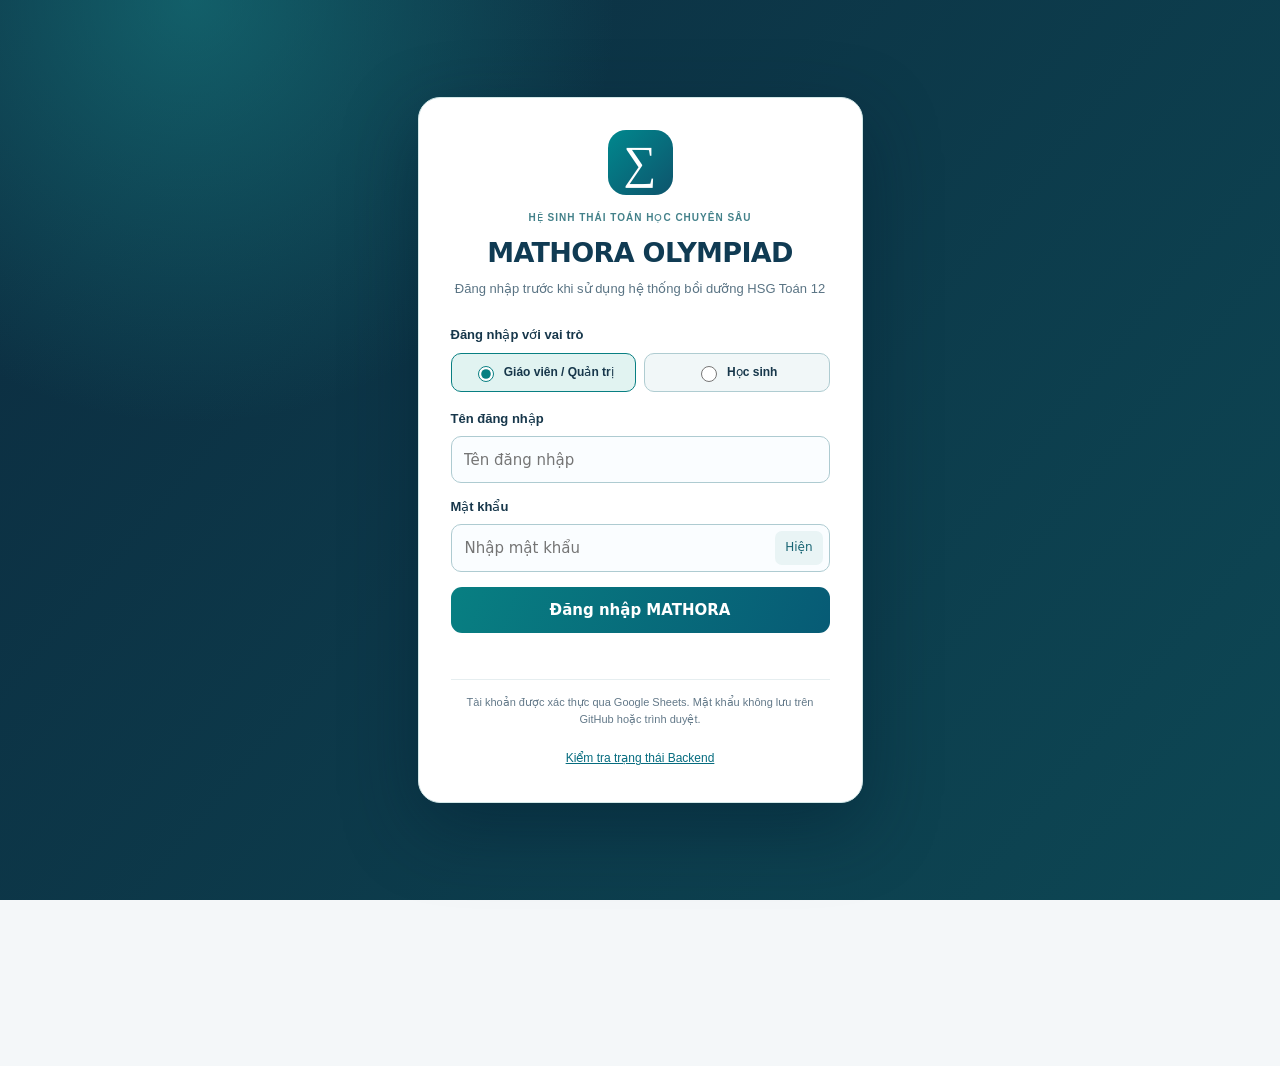
<file: index.html>
<!doctype html>
<html lang="vi"><head><meta charset="UTF-8"><meta name="viewport" content="width=device-width,initial-scale=1"><meta name="theme-color" content="#0d2f45"><link rel="manifest" href="./manifest.json"><link rel="icon" href="./icon-192.png" type="image/png"><title>MATHORA OLYMPIAD | HSG Toán 12 cấp thành phố · V0.6</title>
<style>
:root{--navy:#102d40;--teal:#087f82;--bg:#f4f7f9;--ink:#203748;--muted:#718592;--line:#dce6eb;--white:#fff;--gold:#e4ab45;--pale:#e7f4f2}*{box-sizing:border-box}body{margin:0;background:var(--bg);font:15px/1.58 'Segoe UI',Arial,sans-serif;color:var(--ink)}button,input,select,textarea{font:inherit}button{cursor:pointer}button:disabled{opacity:.5;cursor:not-allowed}button:focus-visible,a:focus-visible,input:focus-visible,textarea:focus-visible,select:focus-visible{outline:3px solid #e9a835;outline-offset:2px}.app{min-height:100vh;display:grid;grid-template-columns:255px minmax(0,1fr)}aside{background:var(--navy);color:#d9e9ef;padding:25px 14px;position:sticky;top:0;height:100vh;overflow:auto}.mark{display:flex;align-items:center;gap:12px;padding:6px 10px 24px;border-bottom:1px solid #ffffff25}.symbol{display:grid;place-items:center;background:linear-gradient(140deg,#00a8a6,#0b636e);color:white;width:43px;height:43px;border-radius:14px;font-family:Georgia,serif;font-size:24px}.mark strong{font-family:'Segoe UI',Arial,sans-serif;display:block;color:#fff;font-size:18px;letter-spacing:.07em}.mark small{display:block;color:#b5cad5;font-size:11px}.nav-label{margin:26px 10px 10px;text-transform:uppercase;letter-spacing:.12em;color:#88a8b6;font-size:10px;font-weight:800}.nav{font-family:'Segoe UI',Arial,sans-serif;display:flex;gap:12px;align-items:center;width:100%;padding:11px 12px;border:0;background:transparent;color:#cae0e9;border-radius:11px;text-align:left;font-weight:600;margin:3px 0}.nav:hover,.nav.active{background:#ffffff19;color:#fff}.nav.active{box-shadow:inset 3px 0 var(--gold)}.nav span:first-child{width:22px;text-align:center;font-size:18px}.aside-foot{margin-top:35px;color:#99b5c4;font-size:11px;padding:12px;border-top:1px solid #ffffff24}main{min-width:0;padding:24px clamp(17px,3.2vw,48px) 70px;max-width:1550px;width:100%;margin:auto}.top{display:flex;justify-content:space-between;align-items:center;gap:12px;margin-bottom:28px}.kicker{font-size:12px;font-weight:800;letter-spacing:.1em;color:var(--teal);text-transform:uppercase}h1{font:750 clamp(26px,3vw,37px)/1.25 'Segoe UI',Arial,sans-serif;margin:7px 0 9px;color:var(--navy)}h2{font:750 22px/1.35 'Segoe UI',Arial,sans-serif;color:var(--navy);margin:0 0 12px}h3{font-family:'Segoe UI',Arial,sans-serif;font-size:16px;line-height:1.45;color:var(--navy);margin:0 0 10px}.sub{color:var(--muted);margin:0 0 22px}.badge{border:1px solid #cee3e1;background:#ecf7f5;color:#087175;border-radius:99px;padding:6px 11px;font-size:11px;font-weight:750}.badge.warn{background:#fff4e0;border-color:#f2dfbb;color:#926218}.grid{display:grid;grid-template-columns:repeat(3,minmax(0,1fr));gap:15px}.grid.two{grid-template-columns:repeat(2,minmax(0,1fr))}.panel{background:var(--white);border:1px solid var(--line);border-radius:17px;padding:22px;box-shadow:0 6px 18px #15445a08;min-width:0}.panel.soft{background:#ecf5f5;border-color:#d4e6e4}.stat{font-size:32px;font-weight:800;color:var(--navy)}.stat-caption{font-size:13px;color:var(--muted)}.hero{background:linear-gradient(125deg,#10384c,#0a5c64);border-radius:19px;color:white;padding:31px;position:relative;overflow:hidden;margin-bottom:20px}.hero:after{content:'∑';position:absolute;right:40px;top:-33px;color:#ffffff11;font:220px Georgia,serif;pointer-events:none}.hero h1{letter-spacing:-.025em;color:white;position:relative;z-index:1}.hero p{color:#d3e9ec;position:relative;z-index:1;max-width:650px}.hero .eyebrow{color:#b6dfdd;letter-spacing:.14em;font-size:11px;font-weight:800}.stack{display:grid;gap:16px}.row{display:flex;align-items:center;gap:11px;flex-wrap:wrap}.between{justify-content:space-between}.btn{font-family:'Segoe UI',Arial,sans-serif;background:var(--teal);color:white;border:1px solid var(--teal);padding:10px 16px;border-radius:10px;font-weight:700}.btn.secondary{background:white;color:var(--navy);border-color:#c9dce4}.btn.ghost{background:#eff5f7;color:#31566b;border-color:#d9e5e9}.btn.danger{background:#fff2ef;color:#ad3d32;border-color:#f1d5d0}.btn.small{padding:7px 10px;font-size:12px}.btn:hover{filter:brightness(.96)}.field{display:grid;gap:5px}.field label{font-size:12px;font-weight:800;color:#3b596a}.field input,.field select,.field textarea{width:100%;border:1px solid #cadbe3;background:#fff;border-radius:10px;padding:10px 12px;color:var(--ink)}.field textarea{min-height:95px;resize:vertical}.muted{color:var(--muted)}.tiny{font-size:12px}.divider{height:1px;background:var(--line);margin:17px 0}.pill{display:inline-flex;background:#edf3f6;color:#496475;border-radius:99px;padding:4px 9px;font-size:11px;font-weight:700}.pill.gold{background:#fff1d8;color:#916524}.item{border:1px solid var(--line);background:white;border-radius:13px;padding:16px;margin-bottom:11px}.item:last-child{margin-bottom:0}.item h3{margin:0 0 6px}.item p{margin:5px 0}.tagline{display:flex;gap:6px;flex-wrap:wrap;margin:9px 0}.toolbar{display:flex;gap:10px;flex-wrap:wrap;margin-bottom:18px}.toolbar input,.toolbar select{min-width:160px;flex:1;padding:10px 12px;border:1px solid var(--line);border-radius:10px;background:#fff}.empty{padding:38px;text-align:center;border:1px dashed #c7d7df;border-radius:14px;color:var(--muted)}.split{display:grid;grid-template-columns:1.15fr .85fr;gap:15px}.notice{border-left:3px solid #d8a04b;background:#fff6e7;padding:12px 14px;color:#785b31;border-radius:9px;font-size:13px}.good{border-left:3px solid #09866e;background:#eaf7f2;padding:12px 14px;color:#24665a;border-radius:9px;font-size:13px}.tab{border-bottom:2px solid transparent;padding:9px 13px;background:transparent;color:#6b7c86;font-weight:700;border-top:0;border-left:0;border-right:0}.tab.on{border-bottom-color:var(--teal);color:var(--teal)}.svgwrap{border:1px solid #d7e4e9;border-radius:12px;background:linear-gradient(0deg,#fff,#f8fcfc);min-height:220px;display:grid;place-items:center;overflow:auto}.math{font-family:'Segoe UI',Arial,sans-serif;font-size:17px;white-space:pre-wrap}.exampaper{background:white;color:#171717;padding:24px;border:1px solid #d3d3d3;min-height:260px;font-family:'Times New Roman',serif}.exampaper h2{font-family:'Times New Roman',serif;text-align:center;font-weight:700}.exampaper .q{white-space:pre-wrap;font-size:16px;line-height:1.6;margin:15px 0}.mobbar{display:none}.step{border-left:3px solid #c9dedc;padding-left:13px;margin:12px 0}.step b{display:block;color:var(--navy)}.step small{display:block;color:#607b8a}.hidden{display:none!important}footer{color:#8498a3;font-size:12px;margin-top:35px;text-align:center}@media(max-width:1050px){.grid{grid-template-columns:repeat(2,minmax(0,1fr))}.split{grid-template-columns:1fr}}@media(max-width:730px){.app{display:block}aside{position:fixed;z-index:40;left:0;top:0;width:min(290px,90vw);transform:translateX(-110%);transition:transform .2s;box-shadow:8px 0 30px #13293925}aside.open{transform:translateX(0)}main{padding:17px 15px 40px}.mobbar{display:flex;align-items:center;justify-content:space-between;background:#102d40;color:white;padding:12px 17px}.mobbar button{background:#ffffff20;border:1px solid #ffffff44;color:white;border-radius:9px;padding:6px 11px}.top{margin-bottom:16px}.grid,.grid.two{grid-template-columns:1fr}.hero{padding:22px}.panel{padding:16px}.hero:after{right:-25px}.toolbar input,.toolbar select{min-width:100%;flex:1}}@media print{aside,.mobbar,.top,.toolbar,.noprint,footer{display:none!important}.app{display:block}main{padding:0!important}.panel{box-shadow:none;border:0;padding:0}.exampaper{border:0;padding:0}.hero{display:none}body{background:white}.printonly{display:block!important}}

/* MATHORA Typography V0.4 — Vietnamese Unicode interface */
:root{--ui-font:"Segoe UI",Arial,"Noto Sans",sans-serif;--exam-font:"Times New Roman","Liberation Serif",serif}
html{font-family:var(--ui-font);font-synthesis:none;-webkit-text-size-adjust:100%;text-size-adjust:100%}
body,aside,main,section,article,header,footer,nav,div,span,p,small,label,li,button,input,select,textarea{font-family:var(--ui-font)}
body{font-size:15px;line-height:1.58;letter-spacing:normal;font-weight:400}
h1,h2,h3,h4,h5,h6,.hero h1,.panel h2,.item h3,.mark strong{font-family:var(--ui-font)!important;font-style:normal;letter-spacing:normal;font-synthesis:none;overflow-wrap:break-word}
h1,.hero h1{font-weight:750;line-height:1.3}
h2,.panel h2{font-weight:700;line-height:1.42}
h3,.item h3{font-weight:700;line-height:1.45}
.nav,.btn,.badge,.pill{font-family:var(--ui-font);font-synthesis:none}
.nav-label,.kicker,.hero .eyebrow{letter-spacing:.055em}
.symbol,.hero:after{font-family:Georgia,"Times New Roman",serif} /* Mathematical sigma ornament only */
.exampaper,.exampaper p,.exampaper span,.exampaper div,.exampaper li,.exampaper .q,.exampaper h1,.exampaper h2,.exampaper h3{font-family:var(--exam-font)!important;letter-spacing:normal}
.exampaper h2{font-weight:700;line-height:1.4}
@media(max-width:730px){h2,.panel h2{line-height:1.45}.nav{line-height:1.45}}


/* MATHORA V0.3 — unified Vietnamese typography across all screens */
:root { --ui-font: system-ui, -apple-system, "Segoe UI", "Noto Sans", Arial, sans-serif; --math-print-font: "Times New Roman", "Liberation Serif", serif; }
html { font-family:var(--ui-font); font-synthesis: none; -webkit-text-size-adjust:100%; text-rendering:optimizeLegibility; }
body { font-family:var(--ui-font); font-size:15px; line-height:1.6; font-weight:400; letter-spacing:normal; }
body :where(h1,h2,h3,h4,h5,h6,p,div,span,small,button,input,select,textarea,label,article,section,aside,nav,header,footer,th,td,li,b,strong) { font-family:inherit; }
h1,h2,h3,h4,h5,h6,.hero h1,.panel h2,.item h3 { font-family:var(--ui-font) !important; font-style:normal; font-weight:700; letter-spacing:0 !important; line-height:1.38; overflow-wrap:break-word; }
.hero h1 { font-size:clamp(26px,3vw,39px); line-height:1.23; }
.panel h2 { font-size:21px; line-height:1.45; }
.nav {font-weight:600;line-height:1.45;}
.nav-label,.kicker,.hero .eyebrow {letter-spacing:.035em !important;line-height:1.6;}
button,input,textarea,select {font-family:var(--ui-font) !important;}
.btn,.badge,.pill {font-weight:650;letter-spacing:0;}
.exampaper,.exampaper :where(p,span,div,li,h1,h2,h3,.q){font-family:var(--math-print-font)!important;letter-spacing:0!important;}
.exampaper :where(h1,h2,h3){font-weight:700;}
.symbol,.hero:after{font-family:Georgia,"Times New Roman",serif}
@media(max-width:730px){.panel h2{font-size:19px}.hero h1{font-size:27px}.nav{line-height:1.55}}
.demo-role-area{display:flex;align-items:center;gap:7px;flex-wrap:wrap}.demo-role-area label{font-size:12px;font-weight:650}.demo-role-area select{max-width:200px;border:1px solid #b4cbd8;border-radius:9px;padding:7px;background:white;color:#15344d}.submissionForm textarea,.gradeForm textarea{font-family:inherit}.top{flex-wrap:wrap}@media(max-width:720px){.demo-role-area{width:100%}.demo-role-area select{max-width:100%}}
.ai-context,.ai-inline{display:flex;align-items:center;justify-content:space-between;gap:12px;flex-wrap:wrap;background:#e7f4f2;border:1px solid #b9deda;border-radius:12px;padding:10px 14px;margin-bottom:14px}.ai-inline{justify-content:flex-start}.ai-text{white-space:pre-wrap;overflow-wrap:anywhere;font:14px/1.65 "Segoe UI",Arial,sans-serif;background:#f5f8fa;padding:14px;border-radius:9px;max-height:500px;overflow:auto}#aiResult .item{margin-top:12px}@media(max-width:650px){.ai-context{align-items:flex-start}}
</style><style id="ma-auth-style">
body.ma-locked .app,body.ma-locked .mobbar{visibility:hidden!important}
body:not(.ma-locked) #maLoginOverlay{display:none!important}
.ma-auth-screen{position:fixed;inset:0;z-index:99999;display:flex;align-items:center;justify-content:center;padding:16px;background:radial-gradient(circle at 80% 15%,#07757d,transparent 35%),linear-gradient(125deg,#09263e,#103e53 62%,#087e83);font-family:Segoe UI,Arial,sans-serif;color:#17374b}
.ma-auth-card{width:min(445px,100%);padding:32px;background:white;border:1px solid #d2e7e7;border-radius:22px;box-shadow:0 24px 75px #001d2b80;text-align:center}
.ma-auth-logo{width:65px;height:65px;display:grid;place-items:center;margin:auto auto 15px;border-radius:18px;background:linear-gradient(135deg,#00888e,#0e546c);font:46px Georgia,serif;color:white}
.ma-auth-eyebrow{font-size:10px;letter-spacing:.1em;font-weight:800;color:#43818a}.ma-auth-card h1{font-size:27px;margin:9px 0;color:#103b53}
.ma-auth-sub{font-size:13px;color:#5a7484;margin:0 0 25px}
.ma-auth-card form{text-align:left}.ma-auth-card label{display:block;margin-bottom:7px;font-size:13px;font-weight:700}.ma-role-title{font-size:13px;font-weight:750;margin-bottom:8px;text-align:left}.ma-role-options{display:grid;grid-template-columns:1fr 1fr;gap:8px;margin-bottom:16px}.ma-role-option{display:flex!important;align-items:center;justify-content:center;gap:7px;padding:9px 6px;margin:0!important;border:1px solid #afccd1;border-radius:10px;background:#f1f7f8;cursor:pointer}.ma-role-option:has(input:checked){border-color:#087f82;background:#e1f3f1}.ma-role-option input{width:16px;height:16px;accent-color:#087f82}.ma-role-option span{font-size:12px;font-weight:750}#maLoginUser{width:100%;height:47px;padding:0 12px;border:1.5px solid #aecbd1;border-radius:10px;background:#fafdff;margin-bottom:13px}
.ma-auth-inputwrap{position:relative}.ma-auth-inputwrap input{display:block;width:100%;height:48px;padding:0 65px 0 13px;border:1.5px solid #aecbd1;border-radius:10px;background:#fafdff}
.ma-auth-eye{position:absolute;right:7px;top:7px;padding:7px 10px;border:0;border-radius:7px;background:#e9f4f5;color:#176473;font-size:12px}
.ma-auth-submit{margin-top:15px;width:100%;min-height:48px;border:0;border-radius:10px;background:linear-gradient(110deg,#087f82,#075b75);color:white;font-size:15px;font-weight:750}
.ma-auth-error{min-height:20px;margin:11px 0 0;color:#b33442;font-size:12px;text-align:center}
.ma-auth-note{border-top:1px solid #e6eef0;padding-top:14px;margin-top:15px;font-size:11px;color:#637989;line-height:1.5}
#maLoginHealth{display:inline-block;margin-top:11px;font-size:12px;color:#066c7f}
@media(max-width:480px){.ma-auth-card{padding:24px 18px}.ma-auth-card h1{font-size:23px}}
</style><link rel="stylesheet" href="./styles/mathora-ui-refresh.css?v=20261117"><link rel="stylesheet" href="./styles/mathora-premium.css?v=20261118"></head><body class="ma-locked"><div id="maLoginOverlay" class="ma-auth-screen" role="dialog" aria-modal="true" aria-labelledby="maLoginTitle"><div class="ma-auth-card"><div class="ma-auth-logo">∑</div><div class="ma-auth-eyebrow">HỆ SINH THÁI TOÁN HỌC CHUYÊN SÂU</div><h1 id="maLoginTitle">MATHORA OLYMPIAD</h1><p class="ma-auth-sub">Đăng nhập trước khi sử dụng hệ thống bồi dưỡng HSG Toán 12</p><form id="maLoginForm" autocomplete="off"><div class="ma-role-title">Đăng nhập với vai trò</div><div class="ma-role-options"><label class="ma-role-option"><input type="radio" name="maLoginRole" value="teacher" checked><span>Giáo viên / Quản trị</span></label><label class="ma-role-option"><input type="radio" name="maLoginRole" value="student"><span>Học sinh</span></label></div><label for="maLoginUser">Tên đăng nhập</label><input id="maLoginUser" type="text" autocomplete="username" autocapitalize="off" placeholder="Tên đăng nhập" maxlength="50" required><label for="maLoginKey">Mật khẩu</label><div class="ma-auth-inputwrap"><input id="maLoginKey" type="password" autocomplete="current-password" autocapitalize="off" placeholder="Nhập mật khẩu" required><button id="maToggleKey" type="button" class="ma-auth-eye">Hiện</button></div><button id="maLoginSubmit" type="submit" class="ma-auth-submit">Đăng nhập MATHORA</button><div id="maLoginMessage" class="ma-auth-error" role="alert" aria-live="polite"></div></form><p class="ma-auth-note">Tài khoản được xác thực qua Google Sheets. Mật khẩu không lưu trên GitHub hoặc trình duyệt.</p><a id="maLoginHealth" href="#" target="_blank" rel="noopener noreferrer">Kiểm tra trạng thái Backend</a></div></div><div class="mobbar"><b>MATHORA OLYMPIAD</b><button id="mobileMenu">☰ Danh mục</button></div><div class="app"><aside id="sidebar"><div class="mark"><div class="symbol">∑</div><div><strong>MATHORA</strong><small>OLYMPIAD · TOÁN 12</small></div></div><div class="nav-label">Không gian bồi dưỡng</div><div id="nav"></div><div class="aside-foot">Sản phẩm trí tuệ cá nhân Nguyễn Văn Thà<br>Bản nghiên cứu · MCCS kết nối Backend · Kết quả AI cần giáo viên thẩm định</div></aside><main><div class="top"><div><div class="kicker">MATHORA / OLYMPIAD</div><div id="breadcrumb" class="muted tiny">Tổng quan</div></div><span class="badge warn" title="Các kết quả AI chưa được tự động nghiệm thu">BẢN NGHIÊN CỨU · V0.6</span></div><div id="view"></div><footer>MATHORA OLYMPIAD · Nghiên cứu và bồi dưỡng HSG Toán 12 · Dữ liệu bản nháp cục bộ và hồ sơ Backend được quản lý riêng</footer></main></div>
<script>
/* MATHORA – cau hinh cong khai. Khong dua API key, teacher/owner key vao file nay. */
window.MATHORA_BACKEND_CONFIG = Object.freeze({
  endpoint: "https://script.google.com/macros/s/AKfycbwJVgZj04G1gWfdTzt-3lJlcXBLJW6Z7-zCbK-s99DzNy_-PAcvZwhtrALyz2QvTDolyw/exec",
  healthUrl: "https://script.google.com/macros/s/AKfycbwJVgZj04G1gWfdTzt-3lJlcXBLJW6Z7-zCbK-s99DzNy_-PAcvZwhtrALyz2QvTDolyw/exec?action=health",
  expectedService: "MATHORA",
  expectedVersion: "2.6-parameter-domain",
  connectionStatus: "DIRECT_GAS_SHEETS_SESSION",
  // No OAuth or third-party gateway required for restricted prototype login.
  writeEnabled: false,
  note: "GitHub Pages POST text/plain to Apps Script V2.5. Authenticated by Sheets accounts and session token; credentials are not stored in GitHub."
});
</script>
<script>
(()=>{'use strict';
const STORE='mathora_olympiad_v01';
const TASK_STORE='mathora_olympiad_tasks_v04';
const DEMO_STUDENTS=[{id:'hs01',name:'Học sinh mẫu 01'},{id:'hs02',name:'Học sinh mẫu 02'},{id:'hs03',name:'Học sinh mẫu 03'}];
let demoRole='teacher',demoStudent='hs01';
function taskLoad(){try{const d=JSON.parse(localStorage.getItem(TASK_STORE));if(d&&Array.isArray(d.tasks)&&Array.isArray(d.submissions))return d}catch{}return {tasks:[],submissions:[]}}
let taskData=taskLoad();
function taskSave(){try{localStorage.setItem(TASK_STORE,JSON.stringify(taskData));return true}catch{alert('Không lưu được dữ liệu nhiệm vụ. Hãy xuất bản sao lưu.');return false}}
function stuName(id){return DEMO_STUDENTS.find(s=>s.id===id)?.name||'Không rõ'}
function taskStatus(task,student){const s=taskData.submissions.filter(x=>x.taskId===task.id&&x.studentId===student).sort((a,b)=>b.created.localeCompare(a.created))[0];return s?(s.score!==null&&s.score!==undefined?'Đã nhận xét':s.state==='returned'?'Cần bổ sung':'Đã nộp'):'Chưa nộp'}

const initial={topics:[{id:'topic-gt',name:'Giải tích',description:'Hàm số, phương trình, bất phương trình, tích phân và các phương pháp giải tích nâng cao.'},{id:'topic-ds',name:'Đại số',description:'Biến đổi đại số, đa thức, hệ phương trình và bất đẳng thức.'},{id:'topic-hh',name:'Hình học',description:'Hình học tọa độ, không gian, các bài toán về quan hệ hình học.'},{id:'topic-to',name:'Tổ hợp – Xác suất',description:'Các nguyên lý đếm, tổ hợp và lập luận xác suất.'}],problems:[],exams:[],attempts:[],notes:[]};
let data=load(),page='home',selected=[],editing=null,examId=null;
const $=id=>document.getElementById(id);
const uid=()=>Math.random().toString(36).slice(2,10);
const esc=s=>String(s??'').replace(/[&<>"']/g,c=>({'&':'&amp;','<':'&lt;','>':'&gt;','"':'&quot;',"'":'&#39;'}[c]));
const nl=s=>esc(s).replace(/\n/g,'<br>');
function load(){try{const x=JSON.parse(localStorage.getItem(STORE));if(x&&Array.isArray(x.topics)&&Array.isArray(x.problems)&&Array.isArray(x.exams)&&Array.isArray(x.attempts))return x}catch(e){}return structuredClone(initial)}
function save(){try{localStorage.setItem(STORE,JSON.stringify(data));return true}catch(e){alert('Không lưu được dữ liệu trong trình duyệt. Hãy xuất sao lưu JSON.');return false}}
function topicName(id){return data.topics.find(t=>t.id===id)?.name||'Chưa phân loại'}
const navs=[['home','⌂','Tổng quan'],['create','✦','Hệ sinh thái bài toán'],['aiLab','✧','Trợ lý AI & ra đề'],['topics','▤','Chuyên đề'],['problems','✎','Ngân hàng bài toán'],['exams','▣','Đề thi – Thi thử'],['examAudit','♧','Phản biện đề thi'],['draw','△','Vẽ hình Toán học'],['review','✓','Kiểm định'],['practice','◷','Luyện tập'],['assign','☷','Giao & quản lý nhiệm vụ'],['mytasks','☑','Nhiệm vụ của tôi'],['data','⚙','Dữ liệu – Sao lưu']];
function go(p){page=p;editing=null;selected=[];examId=null;render();$('sidebar').classList.remove('open');scrollTo(0,0)}
function render(){ $('nav').innerHTML=navs.filter(([id])=>demoRole==='teacher'?id!=='mytasks':!['topics','problems','exams','create','review','examAudit','assign','data','aiLab'].includes(id)).map(([id,ico,label])=>{
 const section=demoRole==='student'?'':({home:'Điều hướng',create:'NGHIÊN CỨU & SÁNG TẠO',topics:'KHO HỌC LIỆU & ĐỀ THI',draw:'CÔNG CỤ & KIỂM ĐỊNH',assign:'TỔ CHỨC & QUẢN TRỊ'})[id];
 return (section?'<div class="nav-label" style="margin:17px 10px 7px">'+section+'</div>':'')+`<button class="nav ${id===page?'active':''}" data-go="${id}"><span>${ico}</span>${label}</button>`;
}).join('');$('breadcrumb').textContent=navs.find(n=>n[0]===page)?.[2]||'';const obj={home,aiLab,topics,problems,practice,exams,examAudit,create,draw,review,assign,mytasks,data:backup};if(demoRole==='student'&&!['home','practice','draw','mytasks'].includes(page))page='home';if(demoRole==='teacher'&&page==='mytasks')page='home';$('view').innerHTML=(page==='home'&&demoRole==='student'?studentHome:obj[page])();renderDemoRole();bind();addContextAssistant()}
function renderDemoRole(){
 let el=document.getElementById('demoRoleArea');
 if(!el){el=document.createElement('div');el.id='demoRoleArea';el.className='demo-role-area';document.querySelector('.top').appendChild(el);}
 el.textContent=(demoRole==='student'?'HỌC SINH':'GIÁO VIÊN / QUẢN TRỊ')+' · '+(window.MATHORA_displayName||'');
}
window.MATHORA_applyRole=(role,displayName)=>{
 demoRole=role==='student'?'student':'teacher';window.MATHORA_displayName=String(displayName||'');page='home';render();
};

function studentHome(){const ts=taskData.tasks.filter(t=>t.recipients.includes(demoStudent));return head('Không gian học tập','Học sinh đã đăng nhập; dữ liệu nhiệm vụ mẫu chỉ lưu cục bộ.')+`<div class="hero"><div class="eyebrow">MATHORA OLYMPIAD</div><h1>Chào ${esc(stuName(demoStudent))}</h1><p>Học chuyên đề, nhận nhiệm vụ, nộp lời giải và xem phản hồi của giáo viên.</p><button class="btn secondary" data-go="mytasks">Xem nhiệm vụ của tôi →</button></div><div class="grid"><div class="panel"><div class="stat">${ts.length}</div><div class="stat-caption">Nhiệm vụ được giao</div></div><div class="panel"><div class="stat">${ts.filter(t=>taskStatus(t,demoStudent)==='Chưa nộp').length}</div><div class="stat-caption">Chưa nộp bài</div></div><div class="panel"><div class="stat">${ts.filter(t=>taskStatus(t,demoStudent)==='Đã nhận xét').length}</div><div class="stat-caption">Đã nhận xét</div></div></div><div class="notice">Vai trò do Apps Script xác thực; nhiệm vụ mẫu chưa đồng bộ Google Sheets.</div>`}
function head(title,sub){return `<h1>${title}</h1><p class="sub">${sub}</p>`}
function home(){return `<div class="hero"><div class="eyebrow">HỆ SINH THÁI TOÁN HỌC CHUYÊN SÂU</div><h1>MATHORA OLYMPIAD</h1><p>AI hỗ trợ sáng tạo bài toán và đề thi HSG Toán 12; ba vòng phản biện, giáo viên thẩm định, sau đó tổ chức dạy học.</p><button class="btn secondary noprint" data-go="create">Bắt đầu sáng tạo bài toán →</button></div><div class="grid"><div class="panel"><div class="stat">${data.topics.length}</div><div class="stat-caption">Chuyên đề được khai báo</div></div><div class="panel"><div class="stat">${data.problems.length}</div><div class="stat-caption">Bài toán trong ngân hàng</div></div><div class="panel"><div class="stat">${data.exams.length}</div><div class="stat-caption">Bộ đề đang quản lý</div></div></div><div class="grid two" style="margin-top:16px"><div class="panel"><h2>Quy trình biên soạn</h2>${[['01','Xây dựng chuyên đề','Phân định phạm vi và yêu cầu cần đạt'],['02','Biên soạn bài toán','Ghi lời giải, kiểm tra và phân hóa'],['03','Tổ hợp đề thi','Chọn bài toán, lập hướng dẫn chấm'],['04','Phản biện độc lập 3 vòng','Kiểm tra Toán học, khảo thí và tổng thể']].map(s=>`<div class="step"><b>${s[0]} · ${s[1]}</b><small>${s[2]}</small></div>`).join('')}</div><div class="panel soft"><h2>Nguyên tắc học thuật</h2><p>Độ khó không được xác định chỉ qua hình thức đề. Bài toán phải có lời giải đầy đủ, kiểm tra điều kiện, xem xét cách giải nhanh và phản biện độc lập khi cần.</p><div class="notice">Danh mục chuyên đề hiện là gợi ý khởi tạo, <b>chưa được đối chiếu đầy đủ với quy định HSG thành phố từng năm</b>. Chưa nhập đề hoặc kết quả chính thức.</div><div class="divider"></div><button class="btn" data-go="problems">Bắt đầu biên soạn bài toán</button></div></div>`}
function topics(){return head('Chuyên đề HSG Toán 12','Kho chuyên đề riêng cho kỳ thi HSG cấp thành phố. Giáo viên rà soát phạm vi trước khi dùng.')+`<div class="panel"><h2>${editing==='topic'?'Chỉnh sửa chuyên đề':'Thêm chuyên đề'}</h2><form id="topicForm" class="stack"><div class="field"><label>Tên chuyên đề</label><input name="name" required maxlength="130" value="${esc(editing?.name||'')}" placeholder="Ví dụ: Bất đẳng thức – Cực trị"></div><div class="field"><label>Nội dung và định hướng</label><textarea name="description" maxlength="2000" placeholder="Phạm vi kiến thức, phương pháp, yêu cầu cần đạt...">${esc(editing?.description||'')}</textarea></div><div class="row"><button class="btn" type="submit">${editing?.id?'Lưu thay đổi':'Thêm chuyên đề'}</button>${editing?.id?'<button type="button" id="cancelEdit" class="btn secondary">Hủy</button>':''}</div></form></div><div class="grid two" style="margin-top:16px">${data.topics.map(t=>`<div class="panel"><h3>${esc(t.name)}</h3><p class="muted tiny">${nl(t.description)}</p><span class="pill">${data.problems.filter(p=>p.topic===t.id).length} bài toán</span><div class="divider"></div><div class="row"><button class="btn small secondary" data-edit-topic="${esc(t.id)}">Sửa</button><button class="btn small danger" data-del-topic="${esc(t.id)}">Xóa</button></div></div>`).join('')||'<div class="empty">Chưa có chuyên đề</div>'}</div>`}
function problemForm(p={}){return `<form id="problemForm" class="panel stack"><h2>${p.id?'Chỉnh sửa bài toán':'Biên soạn bài toán mới'}</h2><div class="grid two"><div class="field"><label>Tiêu đề</label><input name="title" required maxlength="180" value="${esc(p.title||'')}" placeholder="Bài toán số 1"></div><div class="field"><label>Chuyên đề</label><select name="topic" required>${data.topics.map(t=>`<option value="${esc(t.id)}" ${p.topic===t.id?'selected':''}>${esc(t.name)}</option>`).join('')}</select></div></div><div class="grid two"><div class="field"><label>Mức độ</label><select name="level">${['Nền tảng','Nâng cao','HSG thành phố','Thử thách mở rộng'].map(x=>`<option ${p.level===x?'selected':''}>${x}</option>`).join('')}</select></div><div class="field"><label>Nguồn / xuất xứ</label><input name="source" value="${esc(p.source||'')}" maxlength="240" placeholder="Tác giả, sách, năm thi hoặc tự biên soạn"></div></div><div class="field"><label>Đề bài (hỗ trợ lưu nguyên văn LaTeX)</label><textarea required name="statement" rows="4" placeholder="Nhập toàn bộ đề toán...">${esc(p.statement||'')}</textarea></div><div class="field"><label>Lời giải / chứng minh</label><textarea name="solution" rows="5" placeholder="Lời giải tự luận, điều kiện và các bước chứng minh...">${esc(p.solution||'')}</textarea></div><div class="field"><label>Ghi chú kiểm định và hướng giải nhanh</label><textarea name="check" rows="3" placeholder="Điều kiện, biến đổi kiểm chứng, các cách giải khác...">${esc(p.check||'')}</textarea></div><div class="row"><button class="btn" type="submit">${p.id?'Cập nhật':'Lưu bài toán'}</button><button type="button" id="hideForm" class="btn secondary">Đóng</button></div></form>`}
function problems(){const show=editing==='new'||editing?.kind==='problem';return '<div class="ai-inline"><button class="btn" data-go="aiLab">✦ AI sáng tạo bài toán</button><span class="tiny muted">Bản nháp AI phải được giáo viên kiểm định trước khi duyệt.</span></div>'+head('Ngân hàng bài toán','Nội dung chuyên biệt HSG Toán 12 cấp thành phố; có hồ sơ lời giải và trạng thái phản biện.')+`<div class="row between toolbar"><div class="row"><button id="newProblem" class="btn">+ Thêm bài toán</button><span class="badge">${data.problems.length} bài toán</span></div></div><div id="problemEditor">${show?problemForm(editing?.kind==='problem'?editing.item:{}):''}</div><div class="toolbar"><input id="searchProblem" placeholder="Tìm bài toán..." aria-label="Tìm bài toán"><select id="filterTopic"><option value="">Tất cả chuyên đề</option>${data.topics.map(t=>`<option value="${esc(t.id)}">${esc(t.name)}</option>`).join('')}</select></div><div id="problemList">${problemCards(data.problems)}</div>`}
function problemCards(ps){return ps.length?ps.map(p=>`<div class="item" data-ptopic="${esc(p.topic)}" data-ptext="${esc((p.title+' '+p.statement).toLowerCase())}"><div class="row between"><h3>${esc(p.title)}</h3><span class="pill ${p.approved?'':'gold'}">${p.approved?'Đã duyệt nội bộ':'Chưa duyệt'}</span></div><div class="tagline"><span class="pill">${esc(topicName(p.topic))}</span><span class="pill">${esc(p.level)}</span></div><p class="math">${nl(p.statement)}</p><details><summary>Xem lời giải & hồ sơ phản biện</summary><p class="muted tiny">Nguồn: ${esc(p.source||'Chưa ghi nguồn')}</p><b>Lời giải</b><p class="math">${nl(p.solution||'Chưa có lời giải')}</p><b>Kiểm tra</b><p>${nl(p.check||'Chưa có ghi chú')}</p></details><div class="divider"></div><div class="row"><button class="btn small secondary" data-edit-problem="${p.id}">Sửa</button><button class="btn small ghost" data-toggle-approve="${p.id}">${p.approved?'Hủy duyệt':'Đánh dấu duyệt nội bộ'}</button><button class="btn small danger" data-del-problem="${p.id}">Xóa</button></div></div>`).join(''):'<div class="empty">Chưa có bài toán. Bắt đầu từ nút “Thêm bài toán”.</div>'}
function practice(){const qs=data.problems.filter(p=>p.solution);return head('Luyện tập – Tự đánh giá','Chọn bài toán đã có lời giải, tự làm rồi đối chiếu. Chức năng đánh giá thủ công, chưa phải chấm AI.')+`<div class="panel"><div class="row between"><h2>Chọn bài toán luyện tập</h2><span class="badge">${qs.length} bài có lời giải</span></div>${qs.length?`<div class="field"><label>Bài toán</label><select id="practicePick">${qs.map(p=>`<option value="${p.id}">${esc(p.title)} · ${esc(topicName(p.topic))}</option>`).join('')}</select></div><div id="practiceBody"></div>`:'<div class="empty">Cần thêm bài toán có lời giải trong Ngân hàng trước khi luyện tập.</div>'}</div><div class="panel" style="margin-top:16px"><h2>Lịch sử tự đánh giá</h2>${data.attempts.slice().reverse().slice(0,15).map(a=>`<div class="item"><b>${esc(a.title)}</b><p class="tiny muted">${esc(a.date)} · ${esc(a.grade)}</p></div>`).join('')||'<p class="muted">Chưa có lượt đánh giá.</p>'}</div>`}
function practiceBody(){let p=data.problems.find(x=>x.id===$('practicePick')?.value);if(!p)return; $('practiceBody').innerHTML=`<div class="divider"></div><h3>${esc(p.title)}</h3><p class="math">${nl(p.statement)}</p><div class="field"><label>Bài làm / ý tưởng của em</label><textarea id="mySolution" rows="5" placeholder="Ghi lời giải của bản thân..."></textarea></div><div class="row" style="margin-top:13px"><button id="revealSolution" class="btn secondary">Xem lời giải tham khảo</button></div><div id="refSolution" class="hidden"><div class="good" style="margin:13px 0"><b>Lời giải tham khảo</b><div class="math">${nl(p.solution)}</div></div><div class="field"><label>Tự đánh giá</label><select id="myGrade"><option>Đã giải đúng và hiểu bản chất</option><option>Giải được một phần</option><option>Cần ôn tập lại</option></select></div><button id="savePractice" class="btn" style="margin-top:10px">Lưu kết quả tự đánh giá</button></div>`;$('revealSolution').onclick=()=>$('refSolution').classList.remove('hidden');$('savePractice').onclick=()=>{data.attempts.push({id:uid(),problem:p.id,title:p.title,grade:$('myGrade').value,date:new Date().toLocaleString('vi-VN'),working:$('mySolution').value});save();render()}}
// V0.6: Trạng thái kiểm soát ba vòng theo phiên bản nội dung, chỉ là mô phỏng cục bộ.
const REVIEW_NAMES=['Toán học độc lập','Khảo thí và độ khó','Độc lập tổng thể'];
function examContent(ex){return {title:ex.title,minutes:ex.minutes,points:ex.points,questions:ex.questions.map(id=>{const p=data.problems.find(x=>x.id===id);return p?{id:p.id,title:p.title,statement:p.statement,solution:p.solution,check:p.check,topic:p.topic,level:p.level,source:p.source}:{id,missing:true}})}}
function examFingerprint(ex){return JSON.stringify(examContent(ex))}
function auditOf(ex){if(!ex.audit)ex.audit={version:1,snapshot:examFingerprint(ex),rounds:[],approval:null,history:[]};return ex.audit}
function auditValid(ex){const a=auditOf(ex);return a.snapshot===examFingerprint(ex)&&!ex.questions.some(id=>!data.problems.some(p=>p.id===id))}
function auditReady(ex){const a=auditOf(ex);return auditValid(ex)&&a.rounds.length===3&&a.rounds.every((r,i)=>r.round===i+1&&r.result==='pass')&&new Set(a.rounds.map(r=>r.reviewer.toLocaleLowerCase('vi'))).size===3}
function auditEscape(v){return esc(String(v??''))}
function examAudit(){const ex=data.exams.find(x=>x.id===examId)||data.exams[0];if(!ex)return head('Ba vòng phản biện độc lập','Chưa có đề thi. Hãy tạo bản nháp trong mục Đề thi – Thi thử.')+`<button class="btn" data-go="exams">Tạo đề thi</button>`;
 const a=auditOf(ex),valid=auditValid(ex),ready=auditReady(ex),failed=a.rounds.some(r=>r.result==='fail'),round=a.rounds.length+1;
 return head('Phản biện đề thi – 3 vòng','Phiếu nghiệp vụ mô phỏng; tên người phản biện và kết quả do người thử nghiệm nhập, chưa phải xác thực danh tính hay AI phản biện thật.')+
 `<div class="panel"><div class="field"><label>Chọn hồ sơ đề</label><select id="auditPick">${data.exams.map(e=>`<option value="${auditEscape(e.id)}" ${e.id===ex.id?'selected':''}>${auditEscape(e.title)}</option>`).join('')}</select></div><div class="tagline"><span class="pill">${ex.questions.length} bài</span><span class="pill ${valid?'':'gold'}">${valid?'Nội dung trùng phiên bản được rà soát':'ĐỀ ĐÃ THAY ĐỔI – KHÓA PHẢN BIỆN'}</span><span class="pill ${ready?'':'gold'}">${a.rounds.length}/3 vòng đạt</span></div><p class="muted tiny">Phiên bản hồ sơ: ${a.version}. Mọi thay đổi đề, lời giải hoặc câu hỏi đều làm mất hiệu lực kết quả cũ. Không phát hành thật từ bản HTML.</p><div class="row"><button id="auditReset" class="btn danger">Lập phiên bản rà soát mới</button><button class="btn secondary" id="auditExport">Xuất hồ sơ phản biện JSON</button></div></div>`+
 `<div class="grid" style="margin-top:16px">${REVIEW_NAMES.map((name,i)=>{const r=a.rounds[i];return `<div class="panel"><b>VÒNG ${i+1} – ${name}</b><p class="tiny muted">${['Tìm lời giải độc lập, kiểm tra điều kiện, lập luận và phản ví dụ.','Tìm cách giải nhanh/Casio; đánh giá thời lượng, phân hóa, biểu điểm.','Giải lại từ đề gốc, đối chiếu toàn bộ, kiểm tra tính nhất quán.'][i]}</p><span class="pill ${r?'':'gold'}">${r?'Đã ghi nhận: '+auditEscape(r.result==='pass'?'Đạt':'Không đạt'):'Chưa thực hiện'}</span>${r?`<p class="tiny muted"><b>Người phản biện (khai báo):</b> ${auditEscape(r.reviewer)}<br><b>Nhận xét:</b> ${nl(r.findings)}<br><b>Bằng chứng:</b> ${nl(r.evidence)}<br><b>Thời điểm:</b> ${auditEscape(r.at)}</p>`:''}</div>`}).join('')}</div>`+
 `${!valid?'<div class="notice">Nội dung đề không còn khớp hồ sơ. Phải tạo phiên bản rà soát mới, chạy lại đủ 3 vòng.</div>':failed?'<div class="notice">Có vòng phản biện không đạt. Dừng quy trình, chỉnh sửa và lập phiên bản rà soát mới trước khi tiếp tục.</div>':round<=3?`<div class="panel" style="margin-top:16px"><h2>Ghi nhận vòng ${round} – ${REVIEW_NAMES[round-1]}</h2><div class="notice">Đây là mẫu ghi nhận đánh giá thủ công. Không thể xác minh người phản biện, tính độc lập hay kết quả toán học bằng localStorage.</div><form id="auditForm" class="stack"><div class="field"><label>Mã / họ tên người phản biện (khác hai vòng trước)</label><input name="reviewer" required maxlength="120" placeholder="Ví dụ: Phản biện viên A"></div><div class="field"><label>Kết luận</label><select name="result"><option value="fail">Không đạt – yêu cầu sửa</option><option value="pass">Đạt sau khi rà soát</option></select></div><div class="field"><label>Phân tích lỗi, phản ví dụ, đánh giá chuyên môn</label><textarea name="findings" rows="4" required minlength="20" placeholder="Nêu từng bài đã kiểm tra, điểm đúng/sai và kiến nghị..."></textarea></div><div class="field"><label>Minh chứng / phương pháp giải độc lập</label><textarea name="evidence" rows="4" required minlength="20" placeholder="Ghi phép tính, lập luận, kết quả đối chiếu hoặc tài liệu chứng minh..."></textarea></div><button class="btn">Ghi hồ sơ vòng ${round}</button></form></div>`:'<div class="good" style="margin-top:16px">Đã nhập đủ ba biên bản đạt cho phiên bản hiện tại. Chuyển sang bước thẩm định của chủ sở hữu.</div>'}`+
 `<div class="panel" style="margin-top:16px"><h2>Thẩm định cuối cùng và khóa phát hành</h2><p class="tiny muted">${a.approval&&ready?'Đã ghi nhận ý kiến thẩm định (mô phỏng): '+auditEscape(a.approval.by):'Chưa ghi nhận phê duyệt hợp lệ cho phiên bản hiện tại.'}</p><form id="auditApproval" class="stack"><div class="field"><label>Người phê duyệt (khai báo)</label><input name="approver" maxlength="120" required placeholder="Họ tên người có thẩm quyền"></div><div class="field"><label>Ý kiến thẩm định</label><textarea name="note" minlength="20" required rows="3" placeholder="Căn cứ thẩm định, yêu cầu chỉnh sửa hoặc chấp thuận..."></textarea></div><button class="btn" ${!ready?'disabled':''}>Ghi phê duyệt nội bộ (mô phỏng)</button></form><div class="notice"><b>Phát hành thật: ĐANG KHÓA.</b> Bản HTML không xác thực người dùng, không có Backend và không cấp quyền phát hành đề chính thức. Kể cả 3 vòng đạt, đây chỉ là hồ sơ thử nghiệm.</div></div>`;
}
function bindExamAudit(){const ex=data.exams.find(x=>x.id===examId)||data.exams[0];if(!ex)return;const a=auditOf(ex);$('auditPick').onchange=e=>{examId=e.target.value;render()};$('auditReset').onclick=()=>{if(!confirm('Tạo phiên bản mới sẽ vô hiệu hóa cả ba vòng và phê duyệt trước đó. Tiếp tục?'))return;ex.audit={version:(a.version||1)+1,snapshot:examFingerprint(ex),rounds:[],approval:null,history:[...(a.history||[]),{at:new Date().toISOString(),action:'reset',previousRounds:a.rounds.length}]};save();render()};$('auditExport').onclick=()=>download('mathora-review-'+ex.id+'.json',JSON.stringify({app:'mathora-olympiad-audit-demo',exam:examContent(ex),audit:ex.audit,exported:new Date().toISOString(),warning:'Local simulation only, not verified independent review'},null,2),'application/json');
 $('auditForm')?.addEventListener('submit',e=>{e.preventDefault();if(!auditValid(ex)||a.rounds.some(r=>r.result==='fail')){alert('Đề thay đổi hoặc đã có vòng không đạt. Cần lập phiên bản rà soát mới.');return}const f=new FormData(e.target),reviewer=String(f.get('reviewer')).trim(),result=String(f.get('result')),findings=String(f.get('findings')).trim(),evidence=String(f.get('evidence')).trim();if(reviewer.length<3||findings.length<20||evidence.length<20){alert('Cần thông tin và bằng chứng phản biện đầy đủ.');return}if(a.rounds.some(r=>r.reviewer.toLocaleLowerCase('vi')===reviewer.toLocaleLowerCase('vi'))){alert('Ba vòng phải khai báo ba người phản biện khác nhau.');return}if(!['pass','fail'].includes(result))return;const n=a.rounds.length+1;if(n>3)return;a.rounds.push({round:n,reviewer,result,findings,evidence,at:new Date().toISOString()});a.approval=null;if(result==='fail')alert('Vòng không đạt. Hồ sơ cần được chỉnh sửa và lập phiên bản phản biện mới.');save();render()});
 $('auditApproval')?.addEventListener('submit',e=>{e.preventDefault();if(!auditReady(ex)){alert('Chưa đủ ba vòng đạt hợp lệ');return}const f=new FormData(e.target),by=String(f.get('approver')).trim(),note=String(f.get('note')).trim();if(by.length<3||note.length<20)return;if(a.rounds.some(r=>r.reviewer.toLocaleLowerCase('vi')===by.toLocaleLowerCase('vi'))){alert('Người phê duyệt phải khác ba người phản biện đã khai báo.');return}a.approval={by,note,at:new Date().toISOString(),scope:'local-demo-only'};save();render()});}

function exams(){return '<div class="ai-inline"><button class="btn" data-go="aiLab">✦ AI xây dựng đề thi</button><span class="tiny muted">Tạo đề từ yêu cầu, ma trận và đặc tả.</span></div>'+head('Đề thi – Thi thử','Tổ hợp đề từ ngân hàng HSG Toán 12; chỉ các bài đã duyệt nội bộ và có lời giải mới đủ điều kiện tạo đề.')+`<div class="split"><div class="panel"><h2>Tạo đề mới</h2><form id="examForm" class="stack"><div class="field"><label>Tên đề</label><input name="title" required maxlength="180" placeholder="Đề HSG Toán 12 – Số 01"></div><div class="grid two"><div class="field"><label>Thời lượng (phút)</label><input type="number" name="minutes" value="150" min="15" max="360" required></div><div class="field"><label>Tổng điểm</label><input type="number" name="points" value="20" min="1" max="100" step="0.5" required></div></div><label class="tiny"><b>Chọn bài toán</b> (chỉ hiện bài đủ điều kiện)</label><div style="max-height:240px;overflow:auto">${data.problems.filter(p=>p.approved&&p.solution?.trim()).map(p=>`<label class="item row"><input type="checkbox" name="question" value="${p.id}"><span>${esc(p.title)} <small class="muted">· ${esc(topicName(p.topic))}</small></span></label>`).join('')||'<div class="notice">Chưa có bài toán đủ điều kiện: cần lời giải và duyệt nội bộ.</div>'}</div><button class="btn" type="submit">Tạo bản nháp đề thi</button></form></div><div class="panel"><h2>Hồ sơ đề thi</h2>${data.exams.slice().reverse().map(e=>`<div class="item"><b>${esc(e.title)}</b><div class="tagline"><span class="pill">${e.questions.length} câu</span><span class="pill gold">${auditReady(e)?'Đã ghi 3 vòng (mô phỏng)':'Bản nháp – chưa đủ 3 vòng'}</span></div><p class="tiny muted">${e.minutes} phút · ${e.points} điểm · ${esc(e.date)}</p><div class="row"><button class="btn small secondary" data-preview-exam="${e.id}">Xem / In</button><button class="btn small" data-audit-exam="${e.id}">3 vòng phản biện</button><button class="btn small danger" data-del-exam="${e.id}">Xóa</button></div></div>`).join('')||'<div class="empty">Chưa có bộ đề.</div>'}</div></div><div id="examPreview" style="margin-top:16px"></div>`}
function showExam(id){const e=data.exams.find(x=>x.id===id);if(!e)return;const qs=e.questions.map(id=>data.problems.find(p=>p.id===id)).filter(Boolean);$('examPreview').innerHTML=`<div class="panel"><div class="row between noprint"><h2>Xem đề thi</h2><div class="row"><label class="tiny"><input id="showAnswers" type="checkbox"> Hiện đáp án / lời giải</label><button class="btn secondary" id="printExam">In / Lưu PDF</button></div></div><div class="exampaper" id="paper"><div style="text-align:center;font-size:13px">MATHORA OLYMPIAD · BẢN NHÁP – KHÔNG PHÁT HÀNH</div><h2>${esc(e.title)}</h2><p style="text-align:center">Thời gian: ${e.minutes} phút · Tổng điểm dự kiến: ${e.points}</p><hr>${qs.map((p,i)=>`<div class="q"><b>Bài ${i+1}.</b> ${nl(p.statement)}<div class="answer hidden" style="margin-top:12px;padding:12px;background:#fafafa"><b>Lời giải:</b> ${nl(p.solution)}</div></div>`).join('')||'Không tìm thấy nội dung bài toán'}</div><p class="tiny muted noprint">Chỉ là bản xem thử; không được phát hành chính thức, kể cả sau khi nhập biên bản phản biện trên trình duyệt.</p></div>`;$('showAnswers').onchange=e=>document.querySelectorAll('#paper .answer').forEach(n=>n.classList.toggle('hidden',!e.target.checked));$('printExam').onclick=()=>window.print();$('examPreview').scrollIntoView({behavior:'smooth'})}
function mccsInline(){return "<section class=\"panel\" id=\"ecosystemMccs\" style=\"margin-bottom:16px\"><div class=\"row between\"><h2>Hệ thống lệnh sáng tạo · MCCS</h2><span class=\"pill gold\">NGHIÊN CỨU · CHƯA DUYỆT</span></div><p class=\"muted tiny\">18 lệnh nghiên cứu, phát triển và phản biện bài toán. Tất cả thao tác trong cùng một trang MATHORA.</p><div class=\"row\" style=\"margin-bottom:16px\"><button type=\"button\" class=\"btn small\" id=\"ecosystemToCommands\">Hệ thống lệnh</button><button type=\"button\" class=\"btn small secondary\" id=\"ecosystemToIdeas\">Hồ sơ ý tưởng & nhật ký</button></div><div id=\"ecosystemCommandFields\"><div class=\"grid two\"><div class=\"stack\"><div class=\"field\"><label for=\"ecosystemCmd\">Lệnh chuyên môn</label><select id=\"ecosystemCmd\"><option value=\"MCCS-00\">MCCS-00 · Khởi tạo nhiệm vụ</option><option value=\"MCCS-01\">MCCS-01 · Truy xuất đề nguồn</option><option value=\"MCCS-02\">MCCS-02 · Giải bài toán gốc</option><option value=\"MCCS-03\">MCCS-03 · Tìm bổ đề</option><option value=\"MCCS-04\">MCCS-04 · Phân tích cấu trúc</option><option value=\"MCCS-05\">MCCS-05 · Sáng tạo bài toán</option><option value=\"MCCS-06\">MCCS-06 · Giải độc lập</option><option value=\"MCCS-07\">MCCS-07 · Kiểm định toán học</option><option value=\"MCCS-08\">MCCS-08 · Đối chiếu CT2018</option><option value=\"MCCS-09\">MCCS-09 · Đánh giá năng lực</option><option value=\"MCCS-10\">MCCS-10 · Tính mới và Casio</option><option value=\"MCCS-11\">MCCS-11 · Lập ma trận đề</option><option value=\"MCCS-12\">MCCS-12 · Biên soạn đề HSG</option><option value=\"MCCS-13\">MCCS-13 · Phản biện ba vòng</option><option value=\"MCCS-14\">MCCS-14 · Xuất hồ sơ</option><option value=\"MCCS-15\">MCCS-15 · Nghiệm thu giáo viên</option><option value=\"MCCS-16\">MCCS-16 · Ghi nhận phản biện</option><option value=\"MCCS-17\">MCCS-17 · Kiểm định mô hình hóa</option></select></div><div class=\"field\"><label for=\"ecosystemTopic\">Chuyên đề hoặc yêu cầu cần đạt</label><input id=\"ecosystemTopic\" placeholder=\"Toán 12 – chủ đề cần nghiên cứu\"></div><div class=\"field\"><label for=\"ecosystemSource\">Nguồn tham chiếu (nếu đã xác minh)</label><input id=\"ecosystemSource\" placeholder=\"Mã câu/tài liệu; không suy diễn từ tóm tắt\"></div><div class=\"field\"><label for=\"ecosystemRequest\">Yêu cầu toán học cụ thể</label><textarea id=\"ecosystemRequest\" rows=\"4\" placeholder=\"Nhập đề bài, hướng nghiên cứu hoặc yêu cầu sáng tạo...\"></textarea></div><div class=\"row\"><button type=\"button\" class=\"btn\" id=\"ecosystemMake\">Tạo gói lệnh</button><button type=\"button\" class=\"btn secondary\" id=\"ecosystemCopy\" title=\"Sao chép gói lệnh\" aria-label=\"Sao chép gói lệnh\"><svg width='16' height='16' viewBox='0 0 24 24' fill='none' stroke='currentColor' stroke-width='2' stroke-linecap='round' stroke-linejoin='round' aria-hidden='true' style='vertical-align:-3px;margin-right:5px'><rect x='8' y='8' width='13' height='13' rx='2'/><path d='M16 8V5a2 2 0 0 0-2-2H5a2 2 0 0 0-2 2v9a2 2 0 0 0 2 2h3'/></svg> Sao chép</button></div></div><div><h3>Yêu cầu gửi Trợ lý</h3><pre id=\"ecosystemResult\" style=\"white-space:pre-wrap;overflow-wrap:anywhere;background:#f5f8fa;border:1px solid #dce7ec;border-radius:10px;min-height:190px;padding:14px\">Chọn lệnh và nhập yêu cầu để bắt đầu.</pre><p class=\"tiny muted\" id=\"ecosystemFeedback\" role=\"status\">Chưa có tác vụ được gửi tới Gemini.</p><div class=\"notice\">Nút này tạo và sao chép gói lệnh; việc thực thi Gemini có xác thực cần kiểm thử Backend MCCS V2.6 trước khi bật.</div></div></div><details style=\"margin-top:14px\"><summary style=\"cursor:pointer;font-weight:700\">Tình huống kiểm thử nhanh</summary><div class=\"row\" style=\"margin-top:10px\"><select id=\"ecosystemTest\" style=\"flex:1\"><option value=\"0\">Tứ diện thiếu giả thiết</option><option value=\"1\">Mái trụ parabol</option><option value=\"2\">Thay số không phải bài mới</option></select><button type=\"button\" class=\"btn secondary\" id=\"ecosystemUseTest\">Nạp bài kiểm thử</button></div><p id=\"ecosystemTestFeedback\" class=\"tiny muted\" role=\"status\" aria-live=\"polite\" style=\"margin:8px 0 0\">Chọn tình huống và bấm Nạp để đưa dữ liệu lên biểu mẫu.</p></details></div></section>";}
function create(){return head('Xây dựng hệ sinh thái bài toán','Nghiên cứu, sáng tạo, kiểm định và phát triển hệ bài toán HSG Toán 12.')+mccsInline()+`<div class="split" id="ecosystemIdeas" style="display:none"><div class="panel"><h2>Hồ sơ ý tưởng sáng tạo</h2><form id="ideaForm" class="stack"><div class="field"><label>Tên ý tưởng</label><input required name="title" maxlength="180" placeholder="Ví dụ: Tổng quát hóa bài toán cực trị"></div><div class="field"><label>Bài toán xuất phát</label><textarea name="origin" required rows="4" placeholder="Nhập đề gốc và nguồn..."></textarea></div><div class="field"><label>Phương pháp phát triển</label><select name="method">${['Tổng quát hóa','Đặc biệt hóa','Tương tự hóa','Đảo ngược kết luận','Tham số hóa','Thay đổi giả thiết','Kết hợp cấu trúc'].map(x=>`<option>${x}</option>`).join('')}</select></div><div class="field"><label>Giả thuyết bài toán mới</label><textarea name="hypothesis" rows="4" placeholder="Nêu bài toán đề xuất; cần chứng minh độc lập..."></textarea></div><button class="btn">Lưu hồ sơ sáng tạo</button></form><div class="notice" style="margin-top:14px">Chức năng hiện lưu hồ sơ ý tưởng. <b>Chưa tích hợp AI tự tạo hay tự chứng minh bài toán.</b></div></div><div class="panel"><h2>Nhật ký sáng tạo</h2>${(data.notes||[]).slice().reverse().map(n=>`<div class="item"><h3>${esc(n.title)}</h3><span class="pill">${esc(n.method)}</span><p class="tiny muted">${esc(n.date)}</p><details><summary>Xem nội dung</summary><b>Bài toán gốc</b><p>${nl(n.origin)}</p><b>Ý tưởng mới</b><p>${nl(n.hypothesis)}</p></details><button class="btn small danger" data-del-note="${n.id}">Xóa</button></div>`).join('')||'<div class="empty">Chưa có hồ sơ sáng tạo.</div>'}</div></div>`}
function draw(){return '<div class="panel" style="margin-bottom:15px"><h2>Bài mô hình hóa LAB — Trải phẳng mái tôn trụ parabol</h2><p class="muted">Dựng mái, trải phẳng vật liệu, kiểm chứng thiếu hoặc đủ tôn bằng dây cung và tiếp tuyến, không dùng tích phân độ dài cung.</p><a class="btn" href="./labs/parabolic-roof.html" target="_blank" rel="noopener">Mở bài toán mái parabol ↗</a><p class="tiny muted">Hồ sơ đang nghiên cứu; chưa nghiệm thu VDC.</p></div>'+head('Vẽ hình Toán học','Bản thử nghiệm hình học tọa độ 2D với các đỉnh có tọa độ nhập thủ công; chưa có AI sinh lệnh từ đề tự do.')+`<div class="split"><div class="panel"><h2>Dựng tam giác theo tọa độ</h2><p class="muted tiny">Nhập tọa độ A, B, C. Hệ thống kiểm tra ba điểm không thẳng hàng, tính độ dài cạnh và vẽ theo tỉ lệ.</p><form id="triangleForm" class="stack"><div class="grid two">${[['ax','A.x',0],['ay','A.y',4],['bx','B.x',-3],['by','B.y',0],['cx','C.x',5],['cy','C.y',0]].map(([n,l,v])=>`<div class="field"><label>${l}</label><input name="${n}" type="number" step="any" required value="${v}"></div>`).join('')}</div><button class="btn">Dựng hình & kiểm tra</button></form><div class="notice" style="margin-top:15px">Không dùng hình này để suy ra dữ kiện không có trong đề. Đây là công cụ dựng tọa độ, không phải AI đọc đề hoặc engine hình học không gian.</div></div><div class="panel"><h2>Hình và kết quả kiểm định</h2><div id="triangleResult" class="svgwrap"><p class="muted">Bấm “Dựng hình & kiểm tra” để bắt đầu.</p></div><div id="triangleMetrics" style="margin-top:14px"></div><button id="exportSvg" class="btn secondary hidden">Xuất hình SVG</button></div></div>`}
function renderTriangle(f){const P=['a','b','c'].map(s=>({x:Number(f.get(s+'x')),y:Number(f.get(s+'y'))}));const area=(P[1].x-P[0].x)*(P[2].y-P[0].y)-(P[2].x-P[0].x)*(P[1].y-P[0].y);if(!P.every(p=>Number.isFinite(p.x)&&Number.isFinite(p.y))||Math.abs(area)<1e-9){$('triangleResult').innerHTML='<div class="notice">Dữ kiện không hợp lệ: ba điểm phải không thẳng hàng.</div>';$('triangleMetrics').textContent='';$('exportSvg').classList.add('hidden');return}const xs=P.map(p=>p.x),ys=P.map(p=>p.y), minx=Math.min(...xs),maxx=Math.max(...xs),miny=Math.min(...ys),maxy=Math.max(...ys),d=Math.max(maxx-minx,maxy-miny)||1;const S=p=>({x:35+(p.x-minx)/d*340,y:300-(p.y-miny)/d*240});const v=P.map(S);const names=['A','B','C'];const points=v.map((p,i)=>`<circle cx="${p.x}" cy="${p.y}" r="4" fill="#0a6e70"/><text x="${p.x+9}" y="${p.y-9}" font-size="17" fill="#15344d">${names[i]}</text>`).join('');const svg=`<svg xmlns="http://www.w3.org/2000/svg" width="440" height="340" viewBox="0 0 440 340"><rect width="440" height="340" fill="white"/><path d="M ${v[0].x} ${v[0].y} L ${v[1].x} ${v[1].y} L ${v[2].x} ${v[2].y} Z" stroke="#0b6070" stroke-width="2.4" fill="#e0f1ef" fill-opacity="0.45"/>${points}</svg>`;$('triangleResult').innerHTML=svg;const len=(a,b)=>Math.hypot(a.x-b.x,a.y-b.y).toFixed(4);$('triangleMetrics').innerHTML=`<div class="good"><b>Ràng buộc đạt:</b> Ba điểm không thẳng hàng. Diện tích = ${(Math.abs(area)/2).toFixed(4)} (đv²).<br>AB = ${len(P[0],P[1])}; BC = ${len(P[1],P[2])}; CA = ${len(P[2],P[0])} (đv).</div>`;const b=$('exportSvg');b.classList.remove('hidden');b.onclick=()=>download('mathora-tam-giac.svg',svg,'image/svg+xml')}
function review(){const invalid=data.problems.filter(p=>!p.solution?.trim()||!p.check?.trim()||!p.source?.trim());return head('Kiểm định học thuật','Danh sách kiểm tra hồ sơ. Dấu duyệt nội bộ không thay thế phản biện toán học độc lập.')+`<div class="grid"><div class="panel"><div class="stat">${data.problems.length}</div><div class="stat-caption">Bài toán tổng cộng</div></div><div class="panel"><div class="stat">${data.problems.filter(p=>p.approved).length}</div><div class="stat-caption">Được người biên soạn duyệt nội bộ</div></div><div class="panel"><div class="stat">${invalid.length}</div><div class="stat-caption">Hồ sơ thiếu lời giải / ghi chú / nguồn</div></div></div><div class="panel" style="margin-top:16px"><h2>Phiếu rà soát</h2>${data.problems.map(p=>`<div class="item"><b>${esc(p.title)}</b><div class="tagline">${[['Lời giải',!!p.solution?.trim()],['Nguồn',!!p.source?.trim()],['Ghi chú kiểm định',!!p.check?.trim()],['Duyệt nội bộ',!!p.approved]].map(([n,ok])=>`<span class="pill ${ok?'':'gold'}">${ok?'✓':'!'} ${n}</span>`).join('')}</div><p class="tiny muted">${esc(topicName(p.topic))}</p></div>`).join('')||'<div class="empty">Chưa có bài toán để kiểm tra.</div>'}<div class="notice"><b>Quy tắc phát hành:</b> Có phiếu ghi nhận 3 vòng phản biện trong menu riêng; chưa có xác thực, AI phản biện hoặc phê duyệt máy chủ, nên không thể phát hành đề chính thức.</div></div>`}
function backup(){return head('Dữ liệu & sao lưu','Dữ liệu thuộc riêng MATHORA OLYMPIAD, không dùng chung ngân hàng với ba ứng dụng kỳ thi khác.')+`<div class="grid two"><div class="panel stack"><h2>Sao lưu</h2><p class="muted tiny">Xuất toàn bộ dữ liệu chuyên đề, bài toán, bộ đề, kết quả tự đánh giá và nhật ký sáng tạo ra JSON.</p><button class="btn" id="exportData">Tải bản sao lưu JSON</button><div class="divider"></div><h2>Nhập dữ liệu</h2><div class="field"><label>Chọn tệp JSON đã sao lưu từ app này</label><input type="file" id="importData" accept="application/json,.json"></div><div class="notice">Nhập sẽ thay thế toàn bộ dữ liệu hiện tại sau khi xác nhận. Nên sao lưu trước.</div></div><div class="panel stack"><h2>Trạng thái nền tảng</h2>${[['Lưu trữ','localStorage trên thiết bị này'],['Đồng bộ máy chủ','Chưa tích hợp'],['Đăng nhập / phân quyền','Chưa tích hợp'],['AI giải toán / sinh đề','Chưa tích hợp'],['Xuất đề PDF','Thông qua chức năng in của trình duyệt'],['Kiểm định toán học','Phiếu rà soát thủ công']].map(([a,b])=>`<div class="row between" style="border-bottom:1px solid var(--line);padding:7px 0"><b class="tiny">${a}</b><span class="muted tiny">${b}</span></div>`).join('')}<button class="btn danger" id="resetData">Khôi phục dữ liệu khởi tạo</button></div></div>`}
function download(name,s,type){const blob=new Blob([s],{type});const url=URL.createObjectURL(blob),a=document.createElement('a');a.href=url;a.download=name;document.body.append(a);a.click();a.remove();setTimeout(()=>URL.revokeObjectURL(url),500)}
function assign(){const cards=taskData.tasks.map(t=>{const count=t.recipients.length,submitted=t.recipients.filter(s=>taskStatus(t,s)!=='Chưa nộp').length;return `<div class="item"><div class="row between"><h3>${esc(t.title)}</h3><span class="pill">${submitted}/${count} đã nộp</span></div><p class="tiny muted">${esc(t.type)} · Hạn ${esc(t.due)} · ${esc(t.recipients.map(stuName).join(', '))}</p><p>${nl(t.instructions)}</p>${t.problemId?`<p class="tiny muted">Bài toán liên kết: ${esc(data.problems.find(p=>p.id===t.problemId)?.title||'Không còn trong ngân hàng')}</p>`:''}<div class="divider"></div><div class="row"><button class="btn small secondary" data-review-task="${esc(t.id)}">Xem bài nộp / Nhận xét</button><button class="btn small danger" data-remove-task="${esc(t.id)}">Xóa nhiệm vụ</button></div></div>`}).join('');return head('Giao & quản lý nhiệm vụ','Giáo viên tạo nhiệm vụ, giao cho học sinh mẫu, nhận bài và phản hồi. Dữ liệu chỉ lưu trên thiết bị này.')+`<div class="row"><button id="exportTasks" class="btn secondary" type="button">Xuất sao lưu nhiệm vụ JSON</button></div><div class="notice"><b>Chế độ thử nghiệm:</b> Không có tài khoản xác thực, không gửi thông báo qua mạng và không đồng bộ giữa các thiết bị. Chỉ nhập dữ liệu giả định.</div><div class="panel stack"><h2>Tạo nhiệm vụ mới</h2><form id="taskForm" class="stack"><div class="field"><label>Tên nhiệm vụ</label><input name="title" maxlength="180" required placeholder="Ví dụ: Chứng minh bất đẳng thức"></div><div class="grid two"><div class="field"><label>Loại nhiệm vụ</label><select name="type">${['Học chuyên đề','Giải bài toán','Luyện đề','Nghiên cứu tài liệu','Khám phá – Sáng tạo bài toán'].map(x=>`<option>${x}</option>`).join('')}</select></div><div class="field"><label>Hạn nộp</label><input type="date" name="due" required></div></div><div class="field"><label>Yêu cầu thực hiện</label><textarea name="instructions" rows="3" maxlength="6000" required placeholder="Mô tả nội dung, cách trình bày, tiêu chí đánh giá..."></textarea></div><div class="field"><label>Liên kết bài toán từ ngân hàng (tùy chọn)</label><select name="problemId"><option value="">Không liên kết</option>${data.problems.map(p=>`<option value="${esc(p.id)}">${esc(p.title)}</option>`).join('')}</select></div><div class="field"><label>Giao cho học sinh mẫu</label><div class="row">${DEMO_STUDENTS.map(s=>`<label class="tiny"><input type="checkbox" name="students" value="${s.id}"> ${esc(s.name)}</label>`).join('')}</div></div><button class="btn" type="submit">Lưu và giao trong bản thử nghiệm</button></form></div><div class="panel" style="margin-top:16px"><h2>Nhiệm vụ đã tạo (${taskData.tasks.length})</h2>${cards||'<div class="empty">Chưa có nhiệm vụ.</div>'}<div id="taskReview"></div></div>`}
function mytasks(){const ts=taskData.tasks.filter(t=>t.recipients.includes(demoStudent));return head('Nhiệm vụ của tôi','Nhận yêu cầu từ giáo viên, nộp lời giải và xem phản hồi trên thiết bị thử nghiệm.')+`<div class="notice">Vai trò học sinh đang được mô phỏng. Không nhập họ tên thật hay dữ liệu cá nhân.</div>`+(ts.map(t=>{const ss=taskData.submissions.filter(s=>s.taskId===t.id&&s.studentId===demoStudent).sort((a,b)=>b.created.localeCompare(a.created));const s=ss[0];const p=data.problems.find(p=>p.id===t.problemId);return `<div class="item"><div class="row between"><h3>${esc(t.title)}</h3><span class="pill ${s?'':'gold'}">${taskStatus(t,demoStudent)}</span></div><div class="tagline"><span class="pill">${esc(t.type)}</span><span class="pill">Hạn ${esc(t.due)}</span></div><p>${nl(t.instructions)}</p>${p?`<details><summary>Xem đề bài liên kết</summary><p class="math">${nl(p.statement)}</p></details>`:''}${s?`<div class="good"><b>Phiên nộp mới nhất:</b> ${esc(s.created.slice(0,16).replace('T',' '))}<br><b>Trạng thái:</b> ${taskStatus(t,demoStudent)}${s.feedback?`<br><b>Giáo viên nhận xét:</b> ${nl(s.feedback)}`:''}${s.score!==null&&s.score!==undefined?`<br><b>Điểm:</b> ${Number(s.score)}/10`:''}</div>`:''}<form class="stack submissionForm" data-task-id="${esc(t.id)}"><div class="field"><label>${s?'Nộp bản chỉnh sửa':'Nộp lời giải'} (văn bản, LaTeX)</label><textarea name="answer" rows="5" maxlength="30000" required placeholder="Trình bày lời giải và các lập luận..."></textarea></div><button class="btn" type="submit">${s?'Nộp lại bài':'Nộp bài'}</button></form></div>`}).join('')||'<div class="empty">Chưa có nhiệm vụ được giao.</div>')}
function reviewTask(id){const t=taskData.tasks.find(x=>x.id===id);if(!t)return;const host=$('taskReview');host.innerHTML=`<div class="divider"></div><h2>Nhận bài: ${esc(t.title)}</h2>`+t.recipients.map(student=>{const s=taskData.submissions.filter(x=>x.taskId===id&&x.studentId===student).sort((a,b)=>b.created.localeCompare(a.created))[0];return `<div class="item"><b>${esc(stuName(student))}</b> · <span class="pill">${taskStatus(t,student)}</span>${s?`<p class="math">${nl(s.answer)}</p><form class="gradeForm stack" data-sub-id="${esc(s.id)}"><div class="field"><label>Nhận xét</label><textarea name="feedback" maxlength="6000" rows="3" required>${esc(s.feedback||'')}</textarea></div><div class="grid two"><div class="field"><label>Điểm (0–10; có thể để trống khi yêu cầu làm lại)</label><input name="score" type="number" min="0" max="10" step="0.25" value="${s.score??''}"></div><div class="field"><label>Phản hồi</label><select name="state"><option value="graded">Nhận xét / Ghi điểm</option><option value="returned" ${s.state==='returned'?'selected':''}>Yêu cầu bổ sung</option></select></div></div><button class="btn" type="submit">Lưu phản hồi</button></form>`:'<p class="muted tiny">Chưa nhận bài nộp.</p>'}</div>`}).join('');host.querySelectorAll('.gradeForm').forEach(f=>f.onsubmit=e=>{e.preventDefault();const s=taskData.submissions.find(x=>x.id===f.dataset.subId);if(!s)return;const d=new FormData(f),score=String(d.get('score'));if(score&&(!Number.isFinite(Number(score))||Number(score)<0||Number(score)>10)){alert('Điểm phải từ 0 đến 10');return}s.feedback=String(d.get('feedback')).trim();s.state=String(d.get('state'));s.score=s.state==='returned'||score===''?null:Number(score);if(!s.feedback){alert('Cần có nhận xét.');return}taskSave();reviewTask(id)})}
 
// === MATHORA AI AUTHORING STUDIO V0.6: client never stores provider keys ===
let aiToken=''; let aiDraft=null; let aiReviews=[];
const AI_CONTEXT={home:'Tổng quan và thiết kế dạy học',topics:'Xây dựng chuyên đề HSG',problems:'Sáng tạo và phản biện bài toán',exams:'Xây dựng đề thi HSG',examAudit:'Phản biện đề thi 3 vòng',create:'Phát triển, sáng tạo bài toán',draw:'Sinh lệnh vẽ hình chính xác',assign:'Thiết kế nhiệm vụ học tập',practice:'Hướng dẫn giải bài toán',review:'Kiểm định toán học',aiLab:'Trợ lý AI tạo bài toán và đề thi'};
function addContextAssistant(){const el=document.getElementById('contextAi');if(el)el.remove(); if(page==='aiLab')return;const root=document.getElementById('view');if(!root)return;const bar=document.createElement('div');bar.id='contextAi';bar.className='ai-context';let label=AI_CONTEXT[page]||'Toán học';bar.innerHTML='<span>✦ AI hỗ trợ: <b>'+esc(label)+'</b></span><button class="btn small secondary" id="contextAiBtn">Mở Trợ lý AI</button>';root.prepend(bar);document.getElementById('contextAiBtn').onclick=()=>demoRole==='teacher'?go('aiLab'):alert('Trợ lý AI học sinh sẽ mở sau khi có xác thực và kiểm soát nhiệm vụ.');}
function aiLab(){if(demoRole!=='teacher')return head('Trợ lý AI','Trợ lý AI học sinh chưa được triển khai để bảo vệ nhiệm vụ học tập.');return head('TRỢ LÝ MATHORA INTELLIGENCE · AI TẠO ĐỀ & MPEC','AI là công cụ tạo bản nháp. Chỉ giáo viên được duyệt; chưa phát hành đề nếu chưa có 3 vòng phản biện và xác thực máy chủ.')+`<div class="notice"><b>Trạng thái:</b> Đã kế thừa cấu hình Backend V2.3 từ GitHub. Cổng tạo bài và phê duyệt đang khóa do chưa có xác thực máy chủ và kiểm thử CORS; các chức năng lưu trong trình duyệt vẫn là bản thử nghiệm. Không nhập API key hoặc mật khẩu vào trang này.</div>
<div class="panel stack"><h2>Trạng thái dịch vụ AI</h2><div class="row"><button class="btn secondary small" type="button" id="aiHealth">Kiểm tra kết nối</button><span id="aiHealthStatus" class="tiny muted">Chưa kiểm tra</span></div><div class="field"><label>Mã truy cập máy chủ (chưa mở cho GitHub Pages)</label><input type="password" id="aiToken" autocomplete="off" disabled placeholder="Đã khóa để bảo vệ thông tin xác thực"></div><p class="tiny muted">Không nhập khóa teacher/owner ở GitHub Pages. Để gọi Backend thật cần phiên đăng nhập máy chủ và xác thực CORS được kiểm thử.</p></div>
<div class="panel stack" style="margin-top:16px"><h2>Tạo sản phẩm AI</h2><form id="aiForm" class="stack"><div class="grid two"><div class="field"><label>Nhiệm vụ</label><select name="task" id="aiTask"><option value="exam">AI xây dựng đề thi</option><option value="problem">AI sáng tạo bài toán</option><option value="ecosystem">AI kiến tạo hệ sinh thái bài toán (MPEC)</option></select></div><div class="field"><label>Chuyên đề</label><select name="topic">${data.topics.map(t=>`<option value="${esc(t.id)}">${esc(t.name)}</option>`).join('')}</select></div></div><div class="grid two"><div class="field"><label>Số bài toán</label><input type="number" name="count" min="1" max="5" value="3" required></div><div class="field"><label>Thời lượng đề (phút)</label><input type="number" name="minutes" min="15" max="360" value="150"></div></div><div class="field"><label>Phạm vi kiến thức / yêu cầu cần đạt (bắt buộc)</label><textarea name="scope" rows="3" minlength="20" required placeholder="Ghi rõ phạm vi theo chương trình HSG, điều kiện và giới hạn kiến thức..."></textarea></div><div class="field"><label>Đối chiếu CT Toán 2018: mạch kiến thức / lớp / chủ đề</label><input name="curriculum" placeholder="VD: Lớp 12 – Hàm số; phân biệt phần nâng cao HSG"></div><div class="field"><label>Yêu cầu cần đạt tương ứng (bắt buộc)</label><textarea name="learningOutcome" rows="3" required placeholder="Ghi yêu cầu cần đạt cụ thể; cần đối chiếu văn bản CT 2018, không nhập nội dung tự suy đoán..."></textarea></div><div class="field"><label>Năng lực Toán học trọng tâm (bắt buộc chọn 1)</label><select name="competency" required><option value="">-- Chọn năng lực --</option><option>Tư duy và lập luận toán học</option><option>Mô hình hóa toán học</option><option>Giải quyết vấn đề toán học</option><option>Giao tiếp toán học</option><option>Sử dụng công cụ, phương tiện học toán</option></select></div><div class="field"><label>Biểu hiện, minh chứng năng lực</label><textarea name="competencyEvidence" rows="2" placeholder="Học sinh phải phát hiện, chứng minh hoặc giải quyết điều gì để thể hiện năng lực?"></textarea></div><div class="field"><label>Bài toán xuất phát / Ý tưởng A, B (bắt buộc khi chọn MPEC)</label><textarea name="sourceProblems" rows="4" placeholder="Dán bài toán gốc; có thể nhập hai bài để yêu cầu phối hợp sâu."></textarea></div><div class="field"><label>Mức độ phối hợp ý tưởng</label><select name="challenge"><option value="C1">C1 – Phát triển cấu trúc</option><option value="C2">C2 – Phối hợp chuyên sâu</option><option value="C3">C3 – Phối hợp đỉnh cao, điểm khóa tư duy</option></select></div><div class="field"><label>Ma trận kiến thức – mức độ tư duy (bắt buộc khi tạo đề)</label><textarea name="matrix" rows="3" placeholder="Ví dụ: Bài 1 – phương trình, 4 điểm, nâng cao; Bài 2 – cực trị, 4 điểm..."></textarea></div><div class="field"><label>Bản đặc tả đề (bắt buộc khi tạo đề)</label><textarea name="spec" rows="3" placeholder="Yêu cầu từng bài, dạng tự luận, tiêu chí chấm, cách phân hóa..."></textarea></div><div class="field"><label>Định hướng sáng tạo, ràng buộc bổ sung</label><textarea name="notes" rows="2" placeholder="Ưu tiên tư duy sâu, tránh thay số; có lời giải độc lập và kiểm tra Casio..."></textarea></div><div class="row"><button class="btn" type="submit" id="aiSubmit">✦ Yêu cầu AI tạo bản nháp</button><span class="tiny muted" id="aiStatus">Chưa tạo</span></div></form></div><div id="aiResult"></div>`}
function aiStatus(t){const e=document.getElementById('aiStatus');if(e)e.textContent=t;}
async function aiCall(payload){
  // Cổng AI cũ (/api/ai) không tồn tại trên GitHub Pages.
  // Không gửi khóa truy cập đến Apps Script qua trình duyệt công khai.
  throw Error('Chưa có cầu nối xác thực phía máy chủ được kiểm thử. Tạo bài bằng Gemini và ghi Kho đang TẠM KHÓA; không có dữ liệu nào được gửi đi.');
}
function aiSafe(s){return `<pre class="ai-text">${esc(s)}</pre>`}
function aiShowDraft(){const host=document.getElementById('aiResult');if(!host||!aiDraft)return;const items=aiDraft.problems||[];host.innerHTML='<div class="panel stack" style="margin-top:16px"><div class="row between"><h2>Bản nháp do AI đề xuất</h2><span class="pill gold">CHƯA KIỂM ĐỊNH</span></div><p class="tiny muted">Mô hình: '+esc(aiDraft.model||'không rõ')+' · Nhà cung cấp: '+esc(aiDraft.provider||'không rõ')+'</p>'+items.map((p,i)=>`<div class="item"><h3>Bài ${i+1}. ${esc(p.title||'Bài toán')}</h3><b>Đề bài</b>${aiSafe(p.statement||'')}<b>CT 2018 / Yêu cầu cần đạt</b>${aiSafe(JSON.stringify(p.curriculum||{},null,2))}<b>Năng lực trọng tâm và minh chứng</b>${aiSafe((p.primary_competency||'')+'\n'+(p.competency_evidence||''))}<b>Điểm khóa tư duy / Độ khó</b>${aiSafe((p.key_insight||'')+'\n'+(p.difficulty_analysis||''))}<b>Lời giải tự luận</b>${aiSafe(p.solution||'')}<b>Lời giải khác, giải nhanh</b>${aiSafe(p.alternative_solution||'Không có hoặc chưa xác định')}<b>Đánh giá Casio</b>${aiSafe(p.casio_assessment||'Chưa đánh giá')}<b>Lớp bài toán phát triển</b>${aiSafe(JSON.stringify(p.variants||[],null,2))}<b>Hướng dẫn chấm / kiểm tra</b>${aiSafe(p.scoring||p.check||'Chưa có')}<b>Cảnh báo / giới hạn</b>${aiSafe(p.concerns||'Cần giáo viên đối chiếu độc lập')}</div>`).join('')+`<div class="row"><button type="button" class="btn secondary" id="aiSaveDraft">Lưu vào ngân hàng ở trạng thái chưa duyệt</button><button type="button" class="btn secondary" id="aiExport">Tải hồ sơ AI JSON</button><button type="button" class="btn" id="aiReviewRun">Bắt đầu phản biện AI vòng 1</button></div><p class="tiny muted">Kết quả phản biện AI dưới đây KHÔNG thay thế 3 biên bản phản biện có xác thực và phê duyệt phát hành.</p><div id="aiReviews"></div></div>`;document.getElementById('aiSaveDraft').onclick=aiSaveDraft;document.getElementById('aiExport').onclick=()=>download('mathora-ai-draft.json',JSON.stringify({status:'UNVERIFIED',...aiDraft},null,2),'application/json');document.getElementById('aiReviewRun').onclick=()=>aiRunReview(1);}
function aiSaveDraft(){if(!aiDraft||!Array.isArray(aiDraft.problems))return;const ids=[];for(const p of aiDraft.problems){let item={id:'problem-ai-'+uid(),title:String(p.title||'Bài toán AI'),topic:aiDraft.topic,level:'HSG thành phố',source:'Bản nháp AI '+(aiDraft.provider||'')+' '+(aiDraft.model||''),academicProfile:{curriculum:p.curriculum,primaryCompetency:p.primary_competency,competencyEvidence:p.competency_evidence,alternativeSolution:p.alternative_solution,casioAssessment:p.casio_assessment,difficulty:p.difficulty_analysis,keyInsight:p.key_insight,variants:p.variants,origin:p.origin},statement:String(p.statement||''),solution:String(p.solution||''),check:'AI gợi ý biểu điểm: '+String(p.scoring||'')+'\nLưu ý: '+String(p.concerns||''),approved:false,aiGenerated:true};data.problems.push(item);ids.push(item.id)}if(aiDraft.task==='exam'){data.exams.push({id:'exam-ai-'+uid(),title:String(aiDraft.title||'Đề do AI đề xuất – chưa duyệt'),minutes:aiDraft.minutes||150,points:20,questions:ids,date:new Date().toLocaleDateString('vi-VN'),published:false,aiGenerated:true})}if(save()){aiStatus('Đã lưu bản nháp CHƯA DUYỆT vào ngân hàng cục bộ.');alert('Đã lưu ở trạng thái chưa duyệt. Phải kiểm định bài toán và phản biện đề trước khi sử dụng.');document.getElementById('aiSaveDraft').disabled=true}}
async function aiRunReview(round){if(!aiDraft||round<1||round>3)return;const btn=document.getElementById('aiReviewRun');if(btn)btn.disabled=true;aiStatus('Đang gửi vòng '+round+' đến AI phản biện...');try{const j=await aiCall({task:'review',round,exam:{title:aiDraft.title,minutes:aiDraft.minutes,scope:aiDraft.scope,matrix:aiDraft.matrix,spec:aiDraft.spec,problems:aiDraft.problems}});aiReviews.push({round,provider:j.provider,model:j.model,review:j.result});const el=document.getElementById('aiReviews');el.innerHTML=aiReviews.map(r=>`<div class="item"><h3>Vòng ${r.round} – AI phản biện</h3><p class="tiny muted">${esc(r.provider)} / ${esc(r.model)} · Báo cáo AI, chưa xác nhận độc lập học thuật</p>${aiSafe(typeof r.review==='string'?r.review:JSON.stringify(r.review,null,2))}</div>`).join('');aiStatus('Đã nhận báo cáo AI vòng '+round+'; chưa phải hồ sơ PASS.');if(round<3){btn.disabled=false;btn.textContent='Chạy phản biện AI vòng '+(round+1);btn.onclick=()=>aiRunReview(round+1)}else{btn.textContent='Đã có 3 báo cáo AI tham khảo';const a=document.createElement('button');a.className='btn secondary';a.textContent='Xuất 3 báo cáo AI JSON';a.onclick=()=>download('mathora-ai-reviews.json',JSON.stringify({draft:aiDraft,reviews:aiReviews,status:'NOT_APPROVED'},null,2),'application/json');el.after(a)}}catch(e){aiStatus('Lỗi vòng '+round+': '+e.message);if(btn)btn.disabled=false}}
function bindAiLab(){document.getElementById('aiToken').value=aiToken;document.getElementById('aiToken').oninput=e=>aiToken=e.target.value;document.getElementById('aiHealth').onclick=()=>{
  const el=document.getElementById('aiHealthStatus');
  const cfg=window.MATHORA_BACKEND_CONFIG;
  if(!cfg||!cfg.healthUrl){el.textContent='Thiếu cấu hình Backend trên GitHub.';return;}
  el.textContent='Đã mở đường dẫn kiểm tra health ở tab riêng. Chưa xác nhận dữ liệu phản hồi hoặc quyền truy cập.';
  window.open(cfg.healthUrl,'_blank','noopener,noreferrer');
};document.getElementById('aiForm').onsubmit=async e=>{e.preventDefault();const f=new FormData(e.target),task=String(f.get('task')),scope=String(f.get('scope')).trim(),matrix=String(f.get('matrix')).trim(),spec=String(f.get('spec')).trim(),count=Number(f.get('count'));if(scope.length<20||count<1||count>5){aiStatus('Kiểm tra phạm vi và số bài (1–5).');return}if(!String(f.get('learningOutcome')||'').trim()||!String(f.get('competency')||'').trim()){aiStatus('Cần khai báo yêu cầu cần đạt và năng lực trọng tâm.');return}if(task==='ecosystem'&&!String(f.get('sourceProblems')||'').trim()){aiStatus('MPEC cần ít nhất một bài toán xuất phát.');return}if(task==='exam'&&(!matrix||!spec)){aiStatus('Phải có ma trận và đặc tả trước khi AI tạo đề.');return}const payload={task,topic:topicName(String(f.get('topic'))),scope,matrix,spec,count,minutes:Number(f.get('minutes')),notes:String(f.get('notes')),curriculum:String(f.get('curriculum')||''),learningOutcome:String(f.get('learningOutcome')||''),competency:String(f.get('competency')||''),competencyEvidence:String(f.get('competencyEvidence')||''),sourceProblems:String(f.get('sourceProblems')||''),challenge:String(f.get('challenge')||'C2')};let btn=document.getElementById('aiSubmit');btn.disabled=true;aiStatus('Đang yêu cầu AI tạo nội dung thật...');try{const out=await aiCall(payload);if(!out.result||!Array.isArray(out.result.problems)||!out.result.problems.length)throw Error('Phản hồi AI thiếu danh sách bài toán.');aiDraft={...out.result,task,topic:String(f.get('topic')),scope,matrix,spec,minutes:payload.minutes,curriculum:payload.curriculum,learningOutcome:payload.learningOutcome,competency:payload.competency,provider:out.provider,model:out.model};aiReviews=[];aiShowDraft();aiStatus('Đã nhận bản nháp AI; chưa thẩm định.')}catch(err){aiStatus('Không tạo được: '+err.message)}finally{btn.disabled=false}};if(aiDraft)aiShowDraft();}

function bind(){if(page==='assign'){$('exportTasks').onclick=()=>download('mathora-olympiad-nhiem-vu.json',JSON.stringify({app:'mathora-olympiad-tasks',version:4,data:taskData},null,2),'application/json');$('taskForm').onsubmit=e=>{e.preventDefault();const f=new FormData(e.target),recipients=f.getAll('students').map(String);if(!recipients.length){alert('Chọn ít nhất một học sinh mẫu.');return}const t={id:'task-'+uid(),title:String(f.get('title')).trim(),type:String(f.get('type')),due:String(f.get('due')),instructions:String(f.get('instructions')).trim(),problemId:String(f.get('problemId')),recipients,created:new Date().toISOString()};if(!t.title||!t.instructions||!t.due){alert('Thiếu thông tin nhiệm vụ.');return}taskData.tasks.push(t);if(taskSave())render()};document.querySelectorAll('[data-remove-task]').forEach(b=>b.onclick=()=>{if(confirm('Xóa nhiệm vụ và tất cả bài nộp liên quan?')){taskData.tasks=taskData.tasks.filter(t=>t.id!==b.dataset.removeTask);taskData.submissions=taskData.submissions.filter(s=>s.taskId!==b.dataset.removeTask);taskSave();render()}});document.querySelectorAll('[data-review-task]').forEach(b=>b.onclick=()=>reviewTask(b.dataset.reviewTask))}if(page==='mytasks')document.querySelectorAll('.submissionForm').forEach(f=>f.onsubmit=e=>{e.preventDefault();const task=taskData.tasks.find(t=>t.id===f.dataset.taskId);if(!task||!task.recipients.includes(demoStudent))return;const ans=String(new FormData(f).get('answer')).trim();if(!ans){alert('Cần nhập lời giải.');return}taskData.submissions.push({id:'sub-'+uid(),taskId:task.id,studentId:demoStudent,answer:ans,created:new Date().toISOString(),state:'submitted',score:null,feedback:''});if(taskSave())render()});document.querySelectorAll('[data-go]').forEach(b=>b.onclick=()=>go(b.dataset.go));$('mobileMenu')?.addEventListener('click',()=>$('sidebar').classList.toggle('open'));
if(page==='topics'){$('topicForm').onsubmit=e=>{e.preventDefault();const f=new FormData(e.target),obj={id:editing?.id||'topic-'+uid(),name:String(f.get('name')).trim(),description:String(f.get('description')).trim()};if(!obj.name)return;const idx=data.topics.findIndex(t=>t.id===obj.id);if(idx>=0)data.topics[idx]=obj;else data.topics.push(obj);editing=null;save();render()};document.querySelectorAll('[data-edit-topic]').forEach(b=>b.onclick=()=>{editing=data.topics.find(t=>t.id===b.dataset.editTopic);render()});document.querySelectorAll('[data-del-topic]').forEach(b=>b.onclick=()=>{const id=b.dataset.delTopic;if(data.problems.some(p=>p.topic===id)){alert('Chuyên đề đang có bài toán. Cần chuyển hoặc xóa bài toán trước.');return}if(confirm('Xóa chuyên đề này?')){data.topics=data.topics.filter(t=>t.id!==id);save();render()}});$('cancelEdit')?.addEventListener('click',()=>{editing=null;render()})}
if(page==='problems'){$('newProblem').onclick=()=>{editing='new';render();$('problemEditor').scrollIntoView()};$('problemForm')?.addEventListener('submit',e=>{e.preventDefault();const f=new FormData(e.target);const obj={id:editing?.item?.id||'problem-'+uid(),title:String(f.get('title')).trim(),topic:String(f.get('topic')),level:String(f.get('level')),source:String(f.get('source')).trim(),statement:String(f.get('statement')).trim(),solution:String(f.get('solution')).trim(),check:String(f.get('check')).trim(),approved:false};if(!obj.title||!obj.statement||!data.topics.some(t=>t.id===obj.topic)){alert('Dữ liệu chưa hợp lệ.');return}const i=data.problems.findIndex(p=>p.id===obj.id);if(i>=0)data.problems[i]=obj;else data.problems.push(obj);editing=null;save();render()});$('hideForm')?.addEventListener('click',()=>{editing=null;render()});document.querySelectorAll('[data-edit-problem]').forEach(b=>b.onclick=()=>{editing={kind:'problem',item:data.problems.find(p=>p.id===b.dataset.editProblem)};render();$('problemEditor').scrollIntoView()});document.querySelectorAll('[data-del-problem]').forEach(b=>b.onclick=()=>{const id=b.dataset.delProblem;if(data.exams.some(e=>e.questions.includes(id))){alert('Bài toán đã được đưa vào đề. Hãy xóa đề liên quan trước.');return}if(confirm('Xóa bài toán này?')){data.problems=data.problems.filter(p=>p.id!==id);save();render()}});document.querySelectorAll('[data-toggle-approve]').forEach(b=>b.onclick=()=>{const p=data.problems.find(p=>p.id===b.dataset.toggleApprove);if(!p)return;if(!p.approved&&(!p.solution?.trim()||!p.check?.trim())){alert('Cần điền lời giải và ghi chú kiểm định trước khi duyệt nội bộ.');return}p.approved=!p.approved;save();render()});const filter=()=>{const q=$('searchProblem').value.toLowerCase(),t=$('filterTopic').value;document.querySelectorAll('#problemList [data-ptopic]').forEach(e=>e.classList.toggle('hidden',!e.dataset.ptext.includes(q)||(t&&e.dataset.ptopic!==t)))};$('searchProblem').oninput=filter;$('filterTopic').onchange=filter}
if(page==='practice'&&$('practicePick')){$('practicePick').onchange=practiceBody;practiceBody()}
if(page==='examAudit')bindExamAudit();
if(page==='aiLab')bindAiLab();if(page==='exams'){$('examForm').onsubmit=e=>{e.preventDefault();const f=new FormData(e.target),ids=f.getAll('question').map(String);if(!ids.length){alert('Chọn ít nhất một bài toán đủ điều kiện.');return}const eobj={id:'exam-'+uid(),title:String(f.get('title')).trim(),minutes:Number(f.get('minutes')),points:Number(f.get('points')),questions:ids,date:new Date().toLocaleDateString('vi-VN'),published:false};if(!eobj.title||eobj.minutes<15||eobj.points<1){alert('Dữ liệu đề chưa hợp lệ');return}eobj.audit={version:1,snapshot:examFingerprint(eobj),rounds:[],approval:null,history:[]};data.exams.push(eobj);save();render()};document.querySelectorAll('[data-audit-exam]').forEach(b=>b.onclick=()=>{examId=b.dataset.auditExam;go('examAudit');examId=b.dataset.auditExam;render()});document.querySelectorAll('[data-preview-exam]').forEach(b=>b.onclick=()=>showExam(b.dataset.previewExam));document.querySelectorAll('[data-del-exam]').forEach(b=>b.onclick=()=>{if(confirm('Xóa bản nháp đề này?')){data.exams=data.exams.filter(e=>e.id!==b.dataset.delExam);save();render()}})}
if(page==='create'){
 const cmdFields=$('ecosystemCommandFields'),ideas=$('ecosystemIdeas');
 function ecoView(which){const isIdeas=which==='ideas';cmdFields.style.display=isIdeas?'none':'';ideas.style.display=isIdeas?'grid':'none';
 $('ecosystemToCommands').classList.toggle('secondary',isIdeas);$('ecosystemToIdeas').classList.toggle('secondary',!isIdeas);}
 $('ecosystemToCommands').onclick=()=>ecoView('commands');
 $('ecosystemToIdeas').onclick=()=>ecoView('ideas');
 function ecoBuild(){const request=$('ecosystemRequest').value.trim();if(!request){
 $('ecosystemFeedback').textContent='Cần nhập yêu cầu toán học trước khi tạo gói lệnh.';return false;}
 const obj={system:'MATHORA MCCS V1',command_id:$('ecosystemCmd').value,topic:$('ecosystemTopic').value.trim(),
 source_id:$('ecosystemSource').value.trim(),request,status:'RESEARCH_ONLY',human_approval_required:true,
 review:'Ba vòng: toán học, CT2018 và năng lực, tính mới và Casio',
 provenance:'Nguồn chỉ có tóm tắt không thể xem như đề gốc'};
 $('ecosystemResult').textContent=JSON.stringify(obj,null,2);
 $('ecosystemFeedback').textContent='Đã tạo gói lệnh; chưa gọi Gemini.';return true;}
 $('ecosystemMake').onclick=()=>{ $('ecosystemCopy').innerHTML="<svg width='16' height='16' viewBox='0 0 24 24' fill='none' stroke='currentColor' stroke-width='2' stroke-linecap='round' stroke-linejoin='round' aria-hidden='true' style='vertical-align:-3px;margin-right:5px'><rect x='8' y='8' width='13' height='13' rx='2'/><path d='M16 8V5a2 2 0 0 0-2-2H5a2 2 0 0 0-2 2v9a2 2 0 0 0 2 2h3'/></svg> Sao chép"; ecoBuild(); };
 $('ecosystemCopy').onclick=async()=>{if(!ecoBuild())return;try{await navigator.clipboard.writeText($('ecosystemResult').textContent);
 $('ecosystemCopy').innerHTML="<svg width='16' height='16' viewBox='0 0 24 24' fill='none' stroke='currentColor' stroke-width='2.5' stroke-linecap='round' stroke-linejoin='round' aria-hidden='true' style='vertical-align:-3px;margin-right:5px'><path d='M20 6 9 17l-5-5'/></svg> Đã sao chép";
 $('ecosystemFeedback').textContent='Đã sao chép gói lệnh.';}catch(err){$('ecosystemFeedback').textContent='Không sao chép tự động; có thể chọn và sao chép đoạn văn bên phải.';}};
 $('ecosystemUseTest').onclick=()=>{
   const tests=[["Tứ diện thiếu giả thiết","MCCS-07","Chỉ biết AB vuông góc CD trong tứ diện ABCD. Có thể kết luận AD vuông góc BC không? Không được tự thêm giả thiết."],["Mái trụ parabol","MCCS-17","Mái trụ parabol nhịp 6 m, cao 2 m, dài 12 m; tôn rộng 7,50 m, mép giữ 0,05 m. Chứng minh tôn đủ hay thiếu mà không dùng tích phân độ dài cung."],["Thay số không phải bài mới","MCCS-10","Đổi hệ số của bài toán gốc rồi tự nhận hoàn toàn mới và chống Casio 100%. Hãy phản biện."]];
   const selected=$('ecosystemTest'),cmd=$('ecosystemCmd'),request=$('ecosystemRequest'),feedback=$('ecosystemTestFeedback');
   const t=selected&&tests[Number(selected.value)];
   if(!t||!cmd||!request){if(feedback)feedback.textContent='Không tìm được dữ liệu hoặc biểu mẫu. Vui lòng tải lại MATHORA.';return;}
   cmd.value=t[1];request.value=t[2];ecoView('commands');
   const success=ecoBuild();
   if(!success){if(feedback)feedback.textContent='Không thể tạo gói lệnh; vui lòng kiểm tra dữ liệu.';return;}
   const message='Đã nạp: '+t[0]+' ('+t[1]+'). Mã lệnh và đề bài đã xuất hiện ở phía trên.';
   if(feedback)feedback.textContent=message;
   $('ecosystemFeedback').textContent=message+' Chưa gọi Gemini.';
   const target=document.getElementById('ecosystemCmd');
   if(target&&target.scrollIntoView)target.scrollIntoView({behavior:'smooth',block:'center'});
   if(target&&target.focus)target.focus({preventScroll:true});
 };
 $('ideaForm').onsubmit=e=>{e.preventDefault();const f=new FormData(e.target);data.notes??=[];data.notes.push({id:uid(),title:String(f.get('title')).trim(),origin:String(f.get('origin')).trim(),method:String(f.get('method')),hypothesis:String(f.get('hypothesis')).trim(),date:new Date().toLocaleDateString('vi-VN')});save();render()};document.querySelectorAll('[data-del-note]').forEach(b=>b.onclick=()=>{if(confirm('Xóa ý tưởng này?')){data.notes=data.notes.filter(n=>n.id!==b.dataset.delNote);save();render()}})}
if(page==='draw'){$('triangleForm').onsubmit=e=>{e.preventDefault();renderTriangle(new FormData(e.target))}}
if(page==='data'){$('exportData').onclick=()=>download('mathora-olympiad-backup-'+new Date().toISOString().slice(0,10)+'.json',JSON.stringify({app:'mathora-olympiad',version:1,exported:new Date().toISOString(),data},null,2),'application/json');$('importData').onchange=async e=>{const file=e.target.files?.[0];if(!file)return;try{if(file.size>5e6)throw Error('Tệp quá lớn');const x=JSON.parse(await file.text()),d=x.data;if(x.app!=='mathora-olympiad'||!d||!Array.isArray(d.topics)||!Array.isArray(d.problems)||!Array.isArray(d.exams)||!Array.isArray(d.attempts)||!Array.isArray(d.notes))throw Error('Không đúng tệp sao lưu MATHORA OLYMPIAD');if(!confirm('Dữ liệu hiện tại sẽ bị thay thế. Tiếp tục?'))return;data=d;save();render();alert('Đã nhập dữ liệu vào trình duyệt hiện tại.')}catch(err){alert('Không nhập được: '+err.message)}};$('resetData').onclick=()=>{if(confirm('Xóa tất cả dữ liệu hiện tại và trở về danh mục khởi tạo?')){data=structuredClone(initial);save();render()}}}
}
render();
})();
</script>
<script>
/* MATHORA V2.5 – GitHub Pages → Apps Script.
   Google Sheets account sessions; no teacher/owner key in browser code. */
(function(){
'use strict';
const cfg=()=>window.MATHORA_BACKEND_CONFIG||{};
let identityToken='',authRole='',activeDraft=null,selectedPending=null,selectedKho=null;
let qualityTicket=''; // V2.4 server-issued, temporary and bound to the draft
let mountedNode=null,working=false,googleReady=false;
const $=id=>document.getElementById(id);
const make=(tag,text)=>{let x=document.createElement(tag);if(text!==undefined)x.textContent=String(text);return x};
const validEndpoint=()=>{try{const u=new URL(String(cfg().endpoint||''));return u.protocol==='https:'&&u.hostname==='script.google.com'&&/^\/macros\/s\/[A-Za-z0-9_-]+\/exec$/.test(u.pathname)&&!u.search&&!u.hash;}catch{return false}};
const hasSetup=()=>validEndpoint();
const apiUrl=()=>String(cfg().endpoint||'').replace(/\/$/,'');
function setStatus(msg,kind){const e=$('mgState');if(!e)return;e.textContent=msg;e.dataset.kind=kind||'';}
function jtext(id,obj){const e=$(id);if(e)e.textContent=typeof obj==='string'?obj:JSON.stringify(obj,null,2);}
function value(id){return String($(id)?.value||'').trim();}
function validateDraft(p){if(!p||typeof p!=='object'||Array.isArray(p))throw Error('Bản nháp phải là đối tượng JSON.');if(!String(p.statement||'').trim()||!String(p.solution||'').trim())throw Error('Thiếu đề bài hoặc lời giải.');if(!/^[-+]?\d+(?:\.\d+)?(?:\/\d+)?$/.test(String(p.short_answer||''))||String(p.short_answer||'').length>4)throw Error('short_answer phải là đáp số từ 1 đến 4 ký tự hợp lệ.');}
async function gasRequest(payload){
 if(!validEndpoint())throw Error('Đường dẫn Apps Script /exec chưa hợp lệ.');
 // HVA-EDOS pattern: simple CORS POST — avoids JSON content-type preflight.
 // GAS must authenticate idToken server-side; never include teacher/owner key.
 const controller=new AbortController(),timer=setTimeout(()=>controller.abort(),65000);
 try {
   const response=await fetch(apiUrl(),{
     method:'POST',headers:{'Content-Type':'text/plain;charset=UTF-8'},
     body:JSON.stringify(payload),signal:controller.signal,redirect:'follow',cache:'no-store'
   });
   if(!response.ok)throw Error('HTTP '+response.status+' khi kết nối Apps Script.');
   let result;try{result=await response.json()}catch{throw Error('Apps Script không trả JSON hợp lệ hoặc bị chặn CORS.');}
   return result;
 }catch(err){
   if(err.name==='AbortError')throw Error('Apps Script không phản hồi trong 65 giây.');
   if(err instanceof TypeError)throw Error('Không đọc được phản hồi Apps Script: kiểm tra quyền Web App và CORS. Không có dữ liệu nào được xác nhận đã ghi.');
   throw err;
 }finally{clearTimeout(timer)}
}
async function api(action,body={}){
 if(!identityToken)throw Error('Phiên đăng nhập đã hết hạn.');
 const data={action,...body,sessionToken:identityToken};
 delete data.key;delete data.idToken;delete data.role;
 const result=await gasRequest(data);
 if(result?.ok!==true){if(String(result?.error||'').includes('Phiên đăng nhập'))signOutMathora();throw Error(result?.error||'Backend từ chối.');}
 return result;
}

async function health(){
 if(!validEndpoint())throw Error('Đường dẫn Backend không hợp lệ.');
 const u=apiUrl()+'?action=health';
 const res=await fetch(u,{method:'GET',redirect:'follow',cache:'no-store'});
 if(!res.ok)throw Error('Health HTTP '+res.status);
 const d=await res.json();
 if(d.ok!==true||d.service!=='MATHORA')throw Error('Health không khớp dịch vụ MATHORA.');
 if(String(d.version)!==String(cfg().expectedVersion))throw Error('Backend chưa đúng V2.6: đang chạy '+String(d.version||'không rõ')+'. Hãy kiểm tra bản triển khai Apps Script.');
 return d;
}
async function busy(fn){
 if(working)return;working=true;document.querySelectorAll('#mathoraGateway button.mg-write').forEach(x=>x.disabled=true);
 try{await fn()}catch(err){setStatus(err.message||String(err),'error')}
 finally{working=false;document.querySelectorAll('#mathoraGateway button.mg-write').forEach(x=>x.disabled=!identityToken);}
}
function field(id,label,text='',type='textarea'){
 const wrap=make('label');wrap.className='mg-field';const cap=make('span',label);wrap.appendChild(cap);
 const ctl=make(type==='textarea'?'textarea':'input');ctl.id=id;if(type!=='textarea')ctl.type=type;ctl.value=text;wrap.appendChild(ctl);return wrap;
}
function button(text,fn,{write=false,danger=false}={}){
 const b=make('button',text);b.type='button';b.className='mg-btn'+(write?' mg-write':'')+(danger?' mg-danger':'');b.disabled=write&&!identityToken;b.addEventListener('click',()=>busy(fn));return b;
}
function gridButtons(container,...buttons){let w=make('div');w.className='mg-actions';for(const b of buttons)w.appendChild(b);container.appendChild(w);}
function showProblem(p,host){
 host.replaceChildren();
 if(!p){host.textContent='Chưa có nội dung.';return;}
 let title=make('h4',p.title||'Bài toán');host.appendChild(title);
 for(const [key,label] of [['statement','Đề bài'],['conditions','Điều kiện'],['short_answer','Đáp án ngắn'],['solution','Lời giải'],['alternative_solution','Cách giải khác'],['casio_assessment','Phản biện Casio'],['difficulty_analysis','Đánh giá độ khó']]){
 if(p[key]){host.appendChild(make('strong',label));let pre=make('pre',p[key]);pre.className='mg-pre';host.appendChild(pre);}
 }
}
function makeSection(title){
 const sec=make('section');sec.className='mg-card';sec.appendChild(make('h3',title));return sec;
}
function connectSection(root){
 const sec=makeSection('Phiên kết nối Apps Script V2.6');
 sec.appendChild(make('p','Tài khoản được xác thực qua Google Sheets; việc phê duyệt do Apps Script kiểm tra quyền.'));
 gridButtons(sec,button('Kiểm tra Backend /health',async()=>{
  const d=await health();setStatus('Backend '+d.service+' · '+d.version+' · AI '+(d.aiConfigured?'đã cấu hình':'chưa cấu hình')+' · Sheets '+(d.dbConfigured?'đã cấu hình':'chưa cấu hình')+'.','success');
 }),button('Đăng xuất',async()=>signOutMathora()));
 root.appendChild(sec);
}
function signOutMathora(){
 const token=identityToken;identityToken='';authRole='';activeDraft=null;selectedPending=null;selectedKho=null;
 document.body.classList.add('ma-locked');
 for(const id of ['maLoginUser','maLoginKey']){const x=$(id);if(x)x.value='';}
 if($('maLoginKey'))$('maLoginKey').type='password';
 if($('maToggleKey'))$('maToggleKey').textContent='Hiện';
 if($('maLoginMessage'))$('maLoginMessage').textContent='';
 if(token)gasRequest({action:'logout',sessionToken:token}).catch(()=>{});
 $('maLoginUser')?.focus();
}
function prepareEntryLogin(){
 const form=$('maLoginForm');if(!form||form.dataset.wired==='1')return;
 form.dataset.wired='1';const input=$('maLoginKey'),user=$('maLoginUser'),btn=$('maLoginSubmit'),msg=$('maLoginMessage'),toggle=$('maToggleKey');
 toggle.onclick=()=>{const show=input.type==='password';input.type=show?'text':'password';toggle.textContent=show?'Ẩn':'Hiện';};
 form.onsubmit=async e=>{
  e.preventDefault();if(working)return;
  const username=user.value.trim(),password=input.value,role=form.querySelector('input[name="maLoginRole"]:checked')?.value||'';
  if(!/^[a-z0-9._-]{3,50}$/i.test(username)||!password){msg.textContent='Vui lòng nhập đúng tên đăng nhập và mật khẩu.';return;}
  working=true;btn.disabled=true;btn.textContent='Đang xác thực...';msg.textContent='';
  try{
   const res=await gasRequest({action:'login',username,password,role});
   if(res?.ok!==true||!res.sessionToken)throw Error(res?.error||'Thông tin đăng nhập không hợp lệ.');
   const actual=String(res.authenticatedRole||'');
   if(!['admin','teacher','student'].includes(actual)||((actual==='student')!==(role==='student')))throw Error('Vai trò tài khoản không hợp lệ.');
   identityToken=String(res.sessionToken);authRole=actual;input.value='';
   document.body.classList.remove('ma-locked');
   window.MATHORA_applyRole?.(actual,res.displayName||username);
   render();
  }catch(error){identityToken='';authRole='';input.value='';msg.textContent=error?.message||'Không kết nối được Backend.';}
  finally{working=false;btn.disabled=false;btn.textContent='Đăng nhập MATHORA';}
 };
 $('maLoginHealth').href=cfg().healthUrl||'#';
}

function draftSection(root){
 const sec=makeSection('1. Gemini tạo bản nháp → lưu STAGING');
 sec.appendChild(make('p','Chỉ tạo bản nháp chưa kiểm định. Không đưa vào Kho nếu chưa có minh chứng thẩm định độc lập.'));
 sec.appendChild(field('mgScope','Yêu cầu sáng tạo BÀI TOÁN MỚI – HSG Toán 12','Sáng tạo MỘT bài toán HSG Toán 12 cấp thành phố HOÀN TOÀN MỚI về mũ – lôgarit kết hợp đạo hàm, có tham số và ít nhất hai bước suy luận sâu, không hiển nhiên. TUYỆT ĐỐI không dùng lại đề log_2(x^2+2x+m)=log_3(x^2+2x+m+1), bài ln(x^2+1)-mx, bài x^2-m*ln(x^2+1), hoặc biến thể đổi số của chúng. Không chọn bài chỉ quy về ẩn phụ t, nhận nghiệm nguyên rồi giải phương trình bậc hai nghiệm kép. Ưu tiên kết hợp đối xứng mũ với điều kiện tồn tại-duy nhất, đơn điệu hoặc bất đẳng thức có chứng minh; không vượt yêu cầu cần đạt CT GDPT 2018. Chỉ trả lời bài toán có nghiệm và đáp án ngắn tối đa 4 ký tự. Tự kiểm tra độc lập đề, điều kiện, toàn bộ lời giải và short_answer, không tự ý sửa giả thiết trong lời giải. Nêu cách giải nhanh, khả năng khai thác Casio, điểm khóa tư duy thật; không tự gắn độ khó cao khi chưa có minh chứng.'));
 sec.appendChild(field('mgOutcome','Yêu cầu cần đạt CT GDPT 2018','Vận dụng đạo hàm để giải quyết bài toán liên quan đến hàm số mũ và lôgarit, cần giáo viên đối chiếu chương trình.'));
 let label=make('label');label.className='mg-field';label.appendChild(make('span','Năng lực trọng tâm'));
 let comp=make('select');comp.id='mgCompetence';
 for(const v of ['Tư duy và lập luận toán học','Mô hình hóa toán học','Giải quyết vấn đề toán học','Giao tiếp toán học','Sử dụng công cụ, phương tiện học toán']){let o=make('option',v);o.value=v;comp.appendChild(o)}label.appendChild(comp);sec.appendChild(label);
 let draftField=field('mgDraft','Bản nháp JSON (giáo viên rà soát, bổ sung short_answer)','');draftField.querySelector('textarea').rows=9;sec.appendChild(draftField);
 const preflightReport=make('pre','Chưa phản biện sơ bộ. Phải phản biện AI trước khi ghi STAGING.');preflightReport.id='mgQualityReport';preflightReport.className='mg-pre';sec.appendChild(preflightReport);
 gridButtons(sec,
 button('Tạo một bản nháp bằng Gemini',async()=>{
 const r=await api('generateProblem',{scope:value('mgScope'),learningOutcome:value('mgOutcome'),competency:value('mgCompetence')});
 activeDraft=r.problem; qualityTicket=''; $('mgDraft').value=JSON.stringify(activeDraft,null,2); $('mgQualityReport').textContent='Bản nháp mới: chưa phản biện sơ bộ.';
 setStatus('Gemini đã sinh bản nháp chưa thẩm định. Chưa ghi Sheets.','success');
 },{write:true}),
 button('Phản biện AI độc lập trước STAGING',async()=>{
  qualityTicket='';
  const problem=JSON.parse(value('mgDraft'));validateDraft(problem);
  setStatus('Đang kiểm tra Toán học, đáp án và độ khó bằng Gemini độc lập...');
  const r=await api('preflightProblem',{problem});
  const details=[
    r.stageAllowed ? 'SƠ BỘ ĐẠT — chờ thẩm định giáo viên' : 'CHẶN STAGING — bản nháp cần sửa',
    'Đáp án giải độc lập: '+(r.independentAnswer??'không xác định'),
    'Lý do: '+(r.independentReason||'chưa có'),
    'Phân tích độ khó: '+(r.difficultyEvidence||'chưa có'),
    'Điểm độ khó AI (0–5): '+(r.difficultyScore===undefined?'chưa có':r.difficultyScore),
    'Đại lượng đề yêu cầu: '+(r.answerTarget||'chưa phân loại'),
    'Đối chiếu miền tham số: '+(r.domainAnalysis?JSON.stringify(r.domainAnalysis,null,2):'chưa có kết quả nhận diện chuyên biệt'),
    'Cách giải ngắn nhất AI rà soát: '+(r.shortestSolution||'chưa xác định'),
    ...((r.issues||[]).map((x,i)=>(i+1)+'. '+x)),
    'Chú ý: phản biện AI KHÔNG chứng minh bài toán đúng.'
  ];
  $('mgQualityReport').textContent=details.join('\n');
  qualityTicket=r.stageAllowed?String(r.reviewTicket||''):'';
  setStatus(r.stageAllowed?'Sàng lọc AI đạt. Có thể gửi STAGING để giáo viên thẩm định.':'Bản nháp bị chặn; sửa và phản biện lại.',r.stageAllowed?'success':'error');
 },{write:true}),
 button('Ghi bản nháp vào STAGING (chỉ môi trường được phép)',async()=>{
 const p=JSON.parse(value('mgDraft'));validateDraft(p);
 if(!qualityTicket)throw Error('Chưa có phiếu phản biện AI hợp lệ. Nhấn Phản biện AI độc lập trước STAGING.');
 if(!window.confirm('Ghi bản nháp đã sàng lọc vào STAGING (chưa duyệt Toán học)?'))return;
 const r=await api('saveToKho',{problem:p,reviewTicket:qualityTicket});qualityTicket='';setStatus('Hồ sơ STAGING: '+r.id+' · '+r.status+'. Chờ giáo viên thẩm định, chưa APPROVED.','success');
 },{write:true})
 );
 root.appendChild(sec);
}
function pendingSection(root){
 const sec=makeSection('2. Hồ sơ chờ thẩm định → xác minh độc lập');
 let list=make('div');list.id='mgPendingList';sec.appendChild(list);
 let detail=make('div');detail.id='mgPendingDetail';sec.appendChild(detail);
 gridButtons(sec,button('Tải hồ sơ WAITING_HUMAN',async()=>{
 const r=await api('listPending',{status:'WAITING_HUMAN',limit:30});list.replaceChildren();detail.replaceChildren();
 if(!r.items.length){list.appendChild(make('p','Không có hồ sơ chờ thẩm định.'));return;}
 for(const it of r.items)list.appendChild(button(it.id+' — '+it.status,async()=>{
 const p=await api('getPending',{id:it.id});selectedPending=p;renderPending(detail,p);
 }));
 }));
 root.appendChild(sec);
}
function renderPending(host,record){
 host.replaceChildren();if(!record)return;
 const problemHost=make('div');showProblem(record.problem,problemHost);host.appendChild(problemHost);
 host.appendChild(make('p','SHA256 nguồn: '+record.sourceHash));
 if(authRole==='teacher'){host.appendChild(make('p','Mã giáo viên chỉ có quyền xem; thẩm định thuộc Chủ sở hữu.'));return;}
 if(authRole!=='admin' && authRole!=='owner'){host.appendChild(make('p','Chỉ owner được Backend xác thực mới được thẩm định.'));return;}
 let ev=make('div');ev.className='mg-review';
 for(const [id,label] of [
 ['mgReviewer','Người thẩm định (≥5 ký tự)'],
 ['mgAnswer','Đáp án độc lập (≤4 ký tự)'],
 ['mgProof','Chứng minh tự kiểm tra Toán học (≥70 ký tự)'],
 ['mgCurriculum','Đối chiếu chương trình (≥55 ký tự)'],
 ['mgDifficulty','Phân tích độ khó (≥45 ký tự)'],
 ['mgOriginality','Tra cứu trùng lặp (≥35 ký tự)'],
 ['mgCasio','Phản biện Casio (≥25 ký tự)'],
 ['mgNotes','Nhận xét (≥15 ký tự)']])ev.appendChild(field(id,label,'',id==='mgReviewer'||id==='mgAnswer'?'text':'textarea'));
 const checks=[['mgMathOk','Đã kiểm tra toán học'],['mgCurrOk','Đã đối chiếu CT2018'],['mgAnswerOk','Đã giải độc lập'],['mgOriginOk','Đã rà soát trùng lặp']];
 for(const [id,label] of checks){let l=make('label');l.className='mg-check';let x=make('input');x.type='checkbox';x.id=id;l.append(x,make('span',label));ev.appendChild(l)}
 host.appendChild(ev);
 gridButtons(host,
 button('Xác nhận chứng cứ → DRAFT_REVIEWED',async()=>{
 const evidence={reviewer:value('mgReviewer'),independentAnswer:value('mgAnswer'),proof:value('mgProof'),curriculumCrosswalk:value('mgCurriculum'),difficultyEvidence:value('mgDifficulty'),originalitySearch:value('mgOriginality'),casioReview:value('mgCasio'),reviewNote:value('mgNotes'),mathVerified:$('mgMathOk').checked,curriculumVerified:$('mgCurrOk').checked,independentAnswerVerified:$('mgAnswerOk').checked,originalityReviewed:$('mgOriginOk').checked};
 if(!window.confirm('Xác nhận đã thực hiện kiểm tra thực tế, chịu trách nhiệm về minh chứng và đưa bài vào DRAFT_REVIEWED?'))return;
 const r=await api('attestPending',{id:record.id,expectedHash:record.sourceHash,humanReviewed:true,evidence});
 setStatus('Đã ghi quyết định '+r.id+' · '+r.status+'. Chưa APPROVED.','success');
 },{write:true}),
 button('Từ chối hồ sơ',async()=>{
 const reason=window.prompt('Lý do từ chối (ít nhất 15 ký tự)');if(reason===null)return;if(reason.trim().length<15)throw Error('Lý do cần ít nhất 15 ký tự.');
 const r=await api('rejectPending',{id:record.id,reason});setStatus('Đã từ chối hồ sơ '+r.id,'success');
 },{write:true,danger:true})
 );
}
function khoSection(root){
 const sec=makeSection('3. Kho đã thẩm định và bài đủ điều kiện sử dụng');
 const list=make('div');list.id='mgKhoList';sec.appendChild(list);
 const detail=make('div');detail.id='mgKhoDetail';sec.appendChild(detail);
 gridButtons(sec,
 button('Bài DRAFT_REVIEWED',async()=>await loadKho('DRAFT_REVIEWED')),
 button('Bài APPROVED',async()=>await loadKho('APPROVED')),
 button('Bài đủ điều kiện ra đề',async()=>await loadKho('EXAM_ELIGIBLE'))
 );
 async function loadKho(status){
 const r=await api(status==='EXAM_ELIGIBLE'?'listExamEligible':'listKho',status==='EXAM_ELIGIBLE'?{limit:50}:{status,limit:50});
 list.replaceChildren();detail.replaceChildren();if(!r.items.length){list.textContent='Không có bài ở trạng thái '+status+'.';return;}
 for(const item of r.items){
 list.appendChild(button((item.title||item.id)+' — '+item.status,async()=>{
 const o=await api('getProblem',{id:item.id});selectedKho=o;detail.replaceChildren();detail.appendChild(make('p',o.id+' v'+o.version+' — '+o.status+' · SHA256 '+o.hash));
 const x=make('div');showProblem(o.problem,x);detail.appendChild(x);
 if((authRole==='admin'||authRole==='owner')&&o.status==='DRAFT_REVIEWED'&&o.intact===true){
 detail.appendChild(field('mgApproveNote','Nhận xét quyết định cuối (≥15 ký tự)',''));
 gridButtons(detail,button('Phê duyệt APPROVED',async()=>{
 const note=value('mgApproveNote');if(note.length<15)throw Error('Nhận xét phải có ít nhất 15 ký tự.');
 if(!window.confirm('Xác nhận phê duyệt hồ sơ này vào Kho sau khi đã kiểm tra phiên bản, hash và minh chứng?'))return;
 const out=await api('approveProblem',{id:o.id,expectedVersion:o.version,expectedHash:o.hash,humanReviewed:true,reviewNote:note});
 setStatus('Đã phê duyệt '+out.id+' · '+out.status,'success');
 },{write:true}));
 }
 }));
 }
 }
 root.appendChild(sec);
}
function render(){
 if(!mountedNode||!mountedNode.isConnected)return;
 mountedNode.replaceChildren();
 let head=make('div');head.className='mg-title';head.appendChild(make('h2','MATHORA OLYMPIAD · Kết nối Apps Script V2.6'));
 const status=make('p');status.id='mgState';status.textContent='GitHub Pages kết nối Apps Script V2.6; phân tích miền tham số và đối chiếu yêu cầu đáp án trước STAGING.';head.appendChild(status);mountedNode.appendChild(head);
 connectSection(mountedNode);
 draftSection(mountedNode);pendingSection(mountedNode);khoSection(mountedNode);
}
function mount(){
 const view=$('view');if(!view||!$('aiHealth')){mountedNode=null;return;}
 if($('mathoraGateway'))return;
 const container=make('div');container.id='mathoraGateway';container.className='mg-root';
 view.insertBefore(container,view.firstChild);mountedNode=container;render();
}
const css=make('style');
css.textContent='.mg-root{font-family:inherit;margin-bottom:18px}.mg-title{background:#eaf4f4;border:1px solid #bcdddd;border-radius:14px;padding:12px 16px}.mg-title h2{margin:0 0 5px}.mg-title p{margin:0;font-size:13px}.mg-card{background:#fff;border:1px solid #d9e4eb;border-radius:13px;padding:16px;margin:12px 0;box-shadow:0 4px 16px #123a5608}.mg-card h3{margin:0 0 9px;font-size:18px}.mg-card p,.mg-subtle{font-size:13px;color:#607385}.mg-field{display:block;margin:12px 0}.mg-field>span{display:block;font-weight:650;font-size:13px;margin-bottom:5px}.mg-field textarea,.mg-field input,.mg-field select{width:100%;padding:10px;border:1px solid #aebfcd;border-radius:8px;font:inherit;background:#fff;color:#17334d}.mg-field textarea{min-height:75px;resize:vertical}.mg-loginrow{margin-top:13px;padding:12px;background:#f0f8fb;border:1px solid #cbe3ed;border-radius:11px}.mg-loginrow .mg-field{margin:3px 0}.mg-loginrow .mg-actions{margin:8px 0 0}#mathoraGateway ~ .panel,#mathoraGateway ~ .notice,#mathoraGateway ~ #aiResult{display:none!important}.mg-actions{display:flex;gap:8px;flex-wrap:wrap;margin:12px 0}.mg-btn{background:#007e83;color:#fff;border:0;border-radius:9px;padding:9px 12px;cursor:pointer;font:600 13px inherit}.mg-btn.mg-danger{background:#a73e51}.mg-btn:disabled{opacity:.45;cursor:not-allowed}.mg-check{display:flex;gap:8px;align-items:flex-start;margin:7px 0}.mg-pre{white-space:pre-wrap;overflow-wrap:anywhere;max-height:320px;overflow:auto;padding:9px;background:#f4f7fa;border:1px solid #dae5ea;border-radius:8px;font-size:13px}.mg-card a{display:inline-block;margin:8px 0;color:#006582}#mgState[data-kind=error]{color:#b13640;font-weight:650}#mgState[data-kind=success]{color:#086960;font-weight:650}@media(max-width:690px){.mg-card{padding:12px}.mg-btn{width:100%}}';
document.head.appendChild(css);
const observer=new MutationObserver(()=>mount());observer.observe(document.documentElement,{subtree:true,childList:true});
document.addEventListener('DOMContentLoaded',()=>{prepareEntryLogin();mount()});prepareEntryLogin();mount();
window.MathoraBridge={mount,configured:hasSetup,
  mccsCall:async(action,body={})=>{
    if(!['mccsRegistry','mccsExecute'].includes(action))throw Error('Action MCCS không hợp lệ.');
    if(!identityToken||!['admin','teacher'].includes(authRole))
      throw Error('Cần đăng nhập MATHORA bằng tài khoản giáo viên hoặc quản trị.');
    return api(action,body);
  }
};
})();</script>
<script>
if('serviceWorker' in navigator && location.protocol==='https:'){
  window.addEventListener('load',()=>navigator.serviceWorker.register('./service-worker.js').catch(()=>{}));
}
</script>
<script src="./labs/mccs-inline-runtime.js" defer></script>
<script src="./labs/creative-olympiad-pro.js?v=20261118" defer></script>
<script src="./labs/publish-standard-v1.js?v=20261122" defer></script></body></html>
</file>
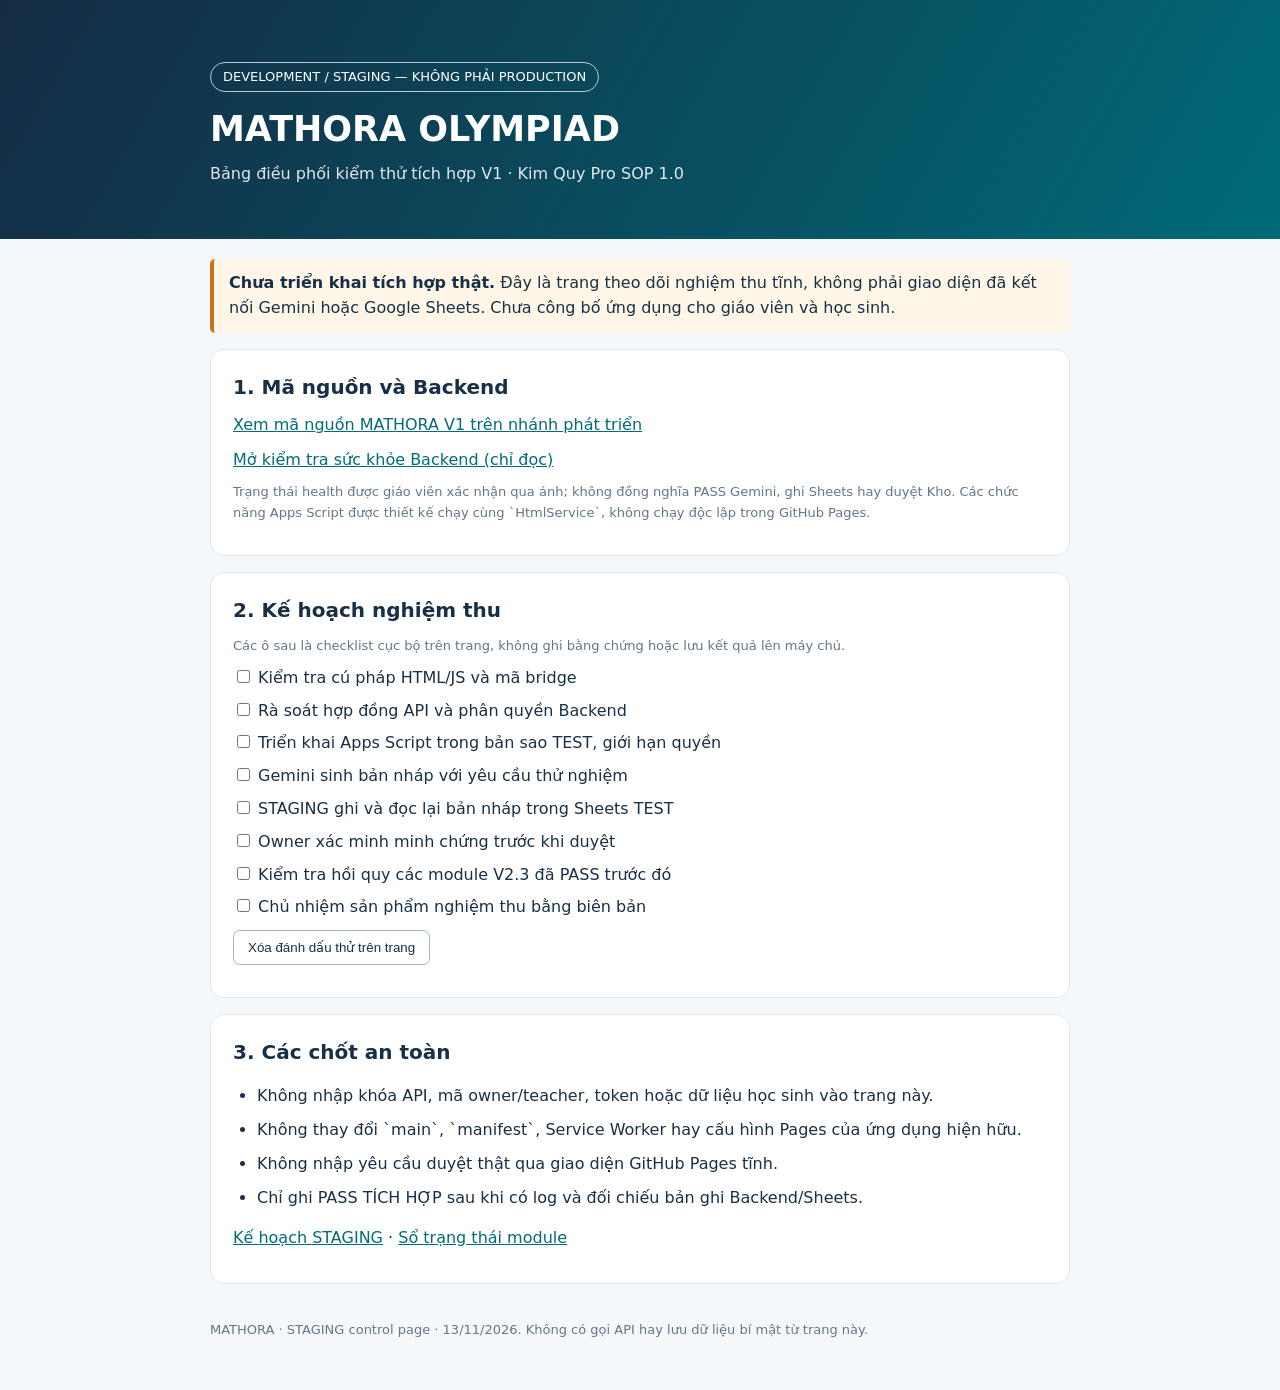
<file: docs/index.html>
<!doctype html>
<html lang="vi"><head><meta charset="utf-8"><meta name="viewport" content="width=device-width,initial-scale=1">
<title>MATHORA — STAGING · Nghiệm thu V1</title>
<style>
:root{color-scheme:light;--ink:#183047;--muted:#63768a;--a:#006c7a;--line:#dfe7ed;--bg:#f5f8fb}*{box-sizing:border-box}
body{margin:0;font:16px/1.55 system-ui,-apple-system,"Segoe UI",sans-serif;color:var(--ink);background:var(--bg)}
header{background:linear-gradient(120deg,#142b43,#006a77);color:#fff;padding:32px 20px}
.wrap{max-width:900px;margin:auto;padding:20px}h1{margin:0;font-size:clamp(24px,4vw,35px)}.lead{opacity:.88;margin:6px 0 0}
.card{background:#fff;border:1px solid var(--line);border-radius:14px;padding:22px;margin:16px 0}
.notice{border-left:4px solid #c57619;padding:12px 15px;background:#fff6e8;border-radius:5px}
h2{font-size:20px;margin:0 0 10px}p{margin:10px 0}a{color:var(--a)}a:focus-visible{outline:2px solid #e99b32;outline-offset:4px}
ul{padding-left:24px}li{margin:9px 0}.chip{display:inline-block;border:1px solid #b8cad6;border-radius:22px;padding:4px 12px;font-size:13px}
.small{font-size:13px;color:var(--muted)}
footer{padding:20px 0 30px;color:var(--muted);font-size:13px}
button{border:1px solid #9eb6c1;background:#fff;color:var(--ink);border-radius:7px;padding:9px 14px;cursor:pointer}
button:hover{background:#e6f4f6}label{display:block;margin:8px 0}
</style></head><body>
<header><div class="wrap"><p class="chip">DEVELOPMENT / STAGING — KHÔNG PHẢI PRODUCTION</p><h1>MATHORA OLYMPIAD</h1><p class="lead">Bảng điều phối kiểm thử tích hợp V1 · Kim Quy Pro SOP 1.0</p></div></header>
<main class="wrap">
<section class="notice" role="status"><strong>Chưa triển khai tích hợp thật.</strong> Đây là trang theo dõi nghiệm thu tĩnh, không phải giao diện đã kết nối Gemini hoặc Google Sheets. Chưa công bố ứng dụng cho giáo viên và học sinh.</section>
<section class="card"><h2>1. Mã nguồn và Backend</h2>
<p><a href="https://github.com/nvthahv03-cell/Mathora-Olympiad/tree/develop/mathora-v1-apps-script/mathora-v1">Xem mã nguồn MATHORA V1 trên nhánh phát triển</a></p>
<p><a href="https://script.google.com/macros/s/AKfycbwJVgZj04G1gWfdTzt-3lJlcXBLJW6Z7-zCbK-s99DzNy_-PAcvZwhtrALyz2QvTDolyw/exec?action=health" target="_blank" rel="noopener noreferrer">Mở kiểm tra sức khỏe Backend (chỉ đọc)</a></p>
<p class="small">Trạng thái health được giáo viên xác nhận qua ảnh; không đồng nghĩa PASS Gemini, ghi Sheets hay duyệt Kho. Các chức năng Apps Script được thiết kế chạy cùng `HtmlService`, không chạy độc lập trong GitHub Pages.</p>
</section>
<section class="card"><h2>2. Kế hoạch nghiệm thu</h2>
<p class="small">Các ô sau là checklist cục bộ trên trang, không ghi bằng chứng hoặc lưu kết quả lên máy chủ.</p>
<label><input type="checkbox"> Kiểm tra cú pháp HTML/JS và mã bridge</label>
<label><input type="checkbox"> Rà soát hợp đồng API và phân quyền Backend</label>
<label><input type="checkbox"> Triển khai Apps Script trong bản sao TEST, giới hạn quyền</label>
<label><input type="checkbox"> Gemini sinh bản nháp với yêu cầu thử nghiệm</label>
<label><input type="checkbox"> STAGING ghi và đọc lại bản nháp trong Sheets TEST</label>
<label><input type="checkbox"> Owner xác minh minh chứng trước khi duyệt</label>
<label><input type="checkbox"> Kiểm tra hồi quy các module V2.3 đã PASS trước đó</label>
<label><input type="checkbox"> Chủ nhiệm sản phẩm nghiệm thu bằng biên bản</label>
<p><button type="button" id="reset">Xóa đánh dấu thử trên trang</button></p>
</section>
<section class="card"><h2>3. Các chốt an toàn</h2>
<ul><li>Không nhập khóa API, mã owner/teacher, token hoặc dữ liệu học sinh vào trang này.</li><li>Không thay đổi `main`, `manifest`, Service Worker hay cấu hình Pages của ứng dụng hiện hữu.</li><li>Không nhập yêu cầu duyệt thật qua giao diện GitHub Pages tĩnh.</li><li>Chỉ ghi PASS TÍCH HỢP sau khi có log và đối chiếu bản ghi Backend/Sheets.</li></ul>
<p><a href="https://github.com/nvthahv03-cell/Mathora-Olympiad/blob/develop/mathora-v1-apps-script/mathora-v1/docs/KE_HOACH_STAGING_V1.md">Kế hoạch STAGING</a> · <a href="https://github.com/nvthahv03-cell/Mathora-Olympiad/blob/develop/mathora-v1-apps-script/mathora-v1/docs/SO_THEO_DOI_MODULE.md">Sổ trạng thái module</a></p>
</section>
<footer>MATHORA · STAGING control page · 13/11/2026. Không có gọi API hay lưu dữ liệu bí mật từ trang này.</footer>
</main><script>document.getElementById('reset').addEventListener('click',()=>{document.querySelectorAll('input[type=checkbox]').forEach(x=>{x.checked=false})})</script>
</body></html>
</file>
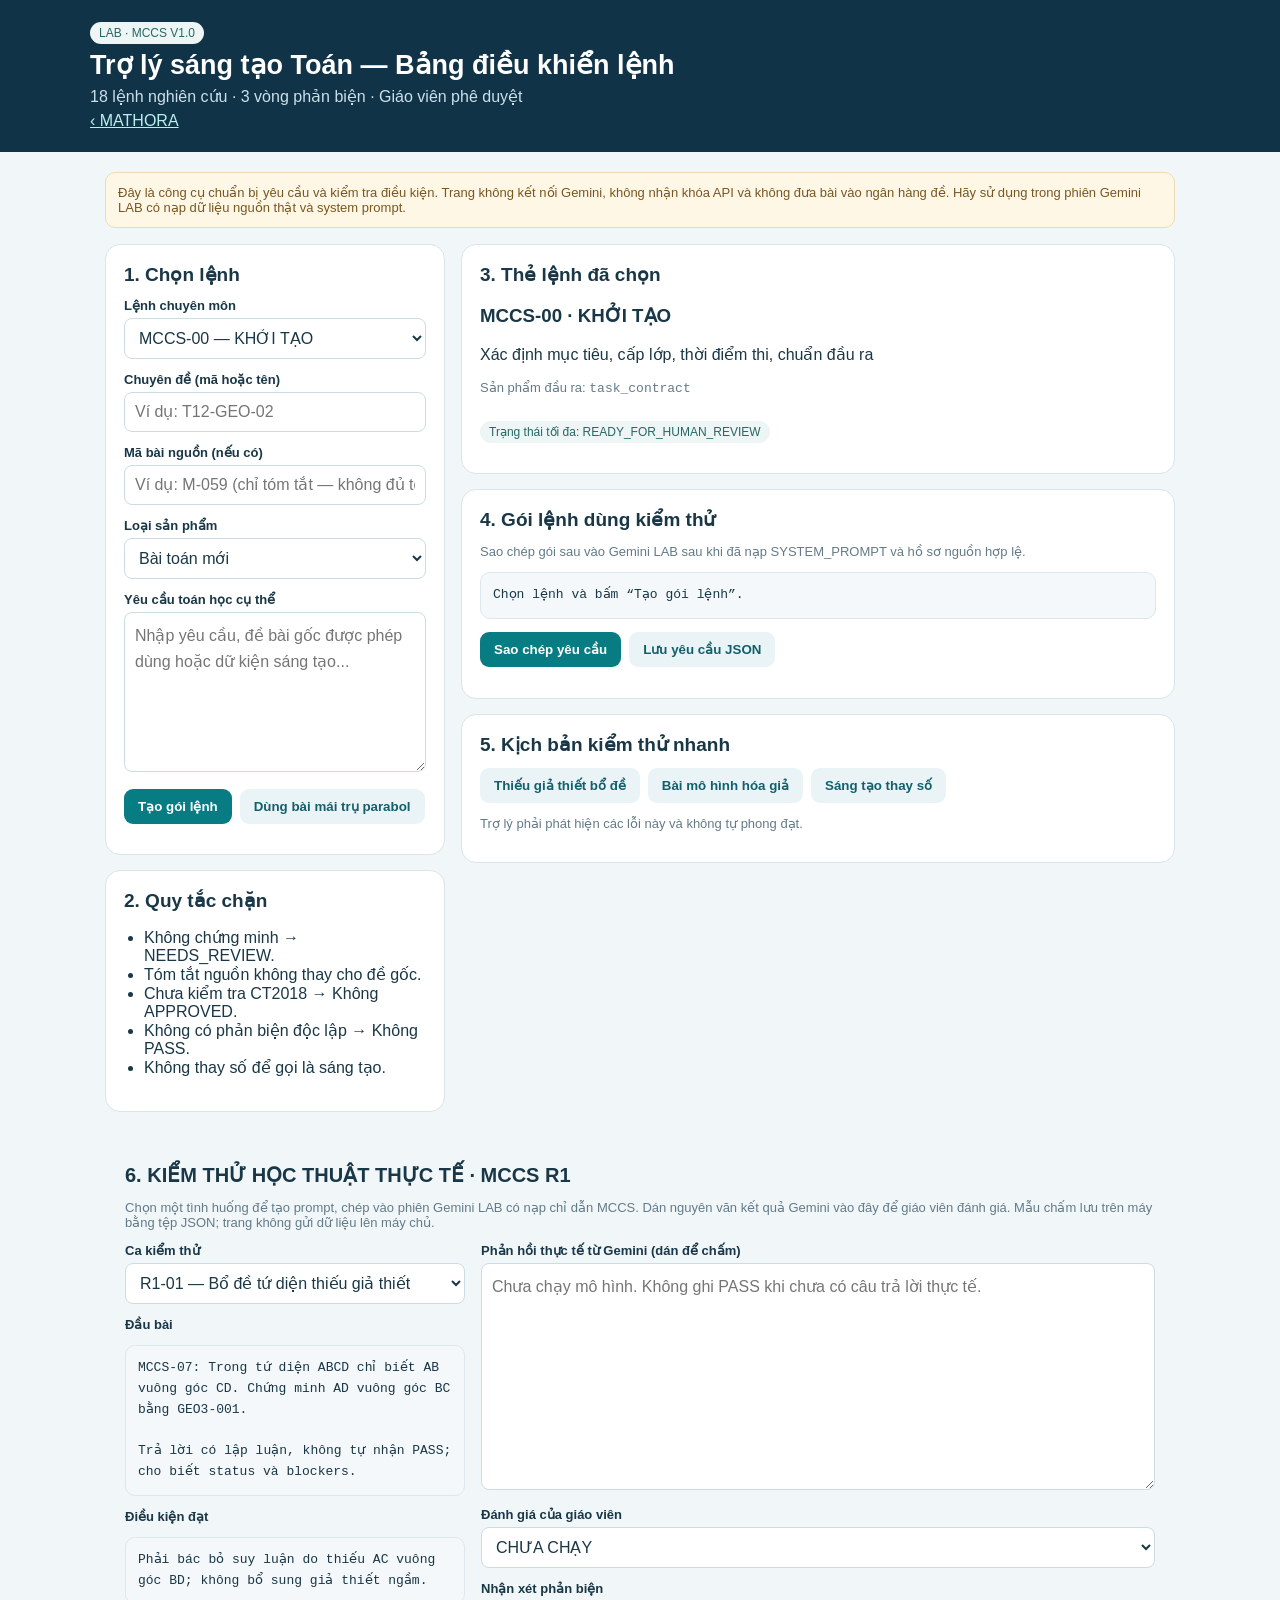
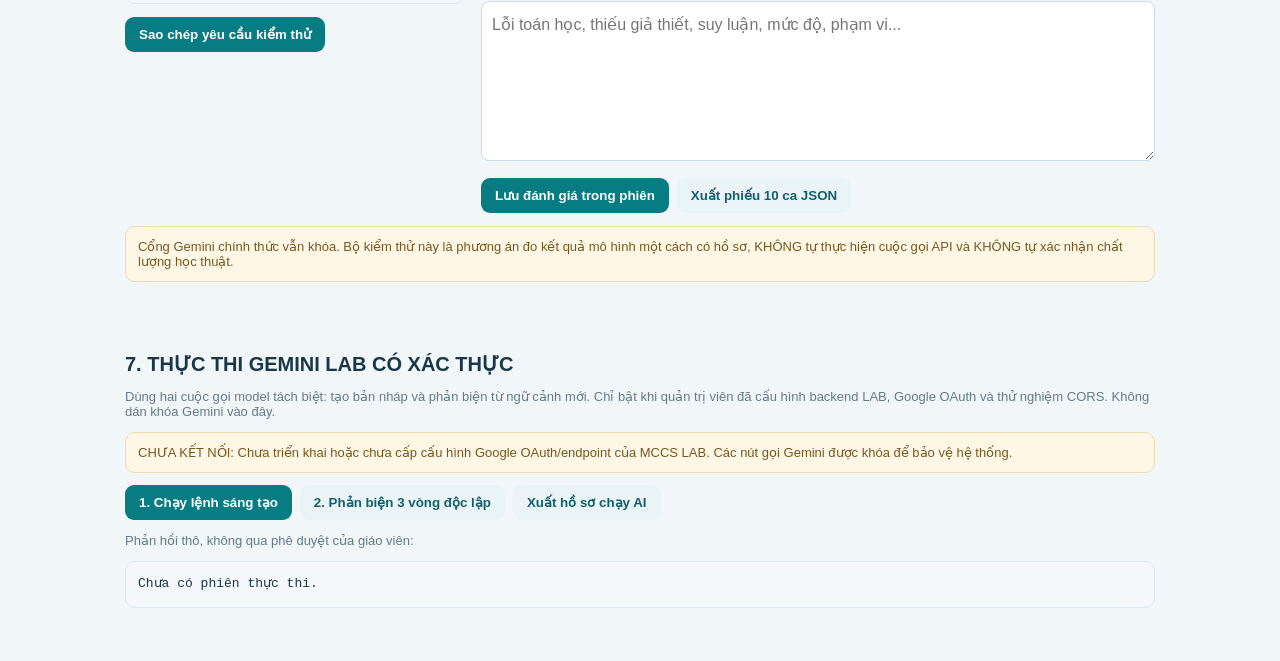
<file: labs/creative-command-console.html>
<!doctype html><html lang="vi"><head><meta charset="utf-8"><meta name="viewport" content="width=device-width,initial-scale=1"><title>MATHORA LAB — MCCS Creative Command Console</title><style>
:root{font-family:Segoe UI,Arial,sans-serif;color:#193746;background:#f1f6f9}*{box-sizing:border-box}body{margin:0}header{background:#103348;color:#fff;padding:22px max(20px,calc((100vw - 1100px)/2))}header h1{margin:5px 0;font-size:27px}header p{margin:6px 0;color:#cce0ea}.wrap{max-width:1100px;margin:20px auto;padding:0 15px}.layout{display:grid;grid-template-columns:340px 1fr;gap:16px}article{background:#fff;border:1px solid #d9e4eb;border-radius:15px;padding:18px;margin-bottom:15px}h2{font-size:19px;margin:0 0 12px}label{display:block;font-size:13px;font-weight:700;margin-bottom:5px}input,select,textarea{font:inherit;width:100%;border:1px solid #ccdce4;border-radius:8px;padding:10px;background:#fff;color:#193746}textarea{min-height:160px;resize:vertical;line-height:1.6}button{border:0;border-radius:9px;padding:10px 14px;background:#087c83;color:#fff;font-weight:700;cursor:pointer}button.secondary{background:#eaf4f6;color:#135f6c}.actions{display:flex;gap:8px;flex-wrap:wrap;margin:12px 0}.field{margin-bottom:13px}.hint{color:#637b89;font-size:13px}.warn{background:#fff7e6;color:#78571f;border:1px solid #eddcb2;padding:12px;border-radius:10px;font-size:13px}.pill{font-size:12px;border-radius:18px;background:#edf5f5;padding:4px 9px;color:#256865;display:inline-block}pre{white-space:pre-wrap;overflow-wrap:anywhere;background:#f4f8fb;border:1px solid #dce8ee;border-radius:10px;padding:12px;font:13px/1.6 Consolas,monospace}ul{padding-left:20px}a{color:#067780}.back{color:#b7efeb}@media(max-width:750px){.layout{grid-template-columns:1fr}}@media print{header,.actions{display:none}}
</style></head><body><header><div class="pill">LAB · MCCS V1.0</div><h1>Trợ lý sáng tạo Toán — Bảng điều khiển lệnh</h1><p>18 lệnh nghiên cứu · 3 vòng phản biện · Giáo viên phê duyệt</p><a class="back" href="../index.html">‹ MATHORA</a></header><div class="wrap"><div class="warn">Đây là công cụ chuẩn bị yêu cầu và kiểm tra điều kiện. Trang không kết nối Gemini, không nhận khóa API và không đưa bài vào ngân hàng đề. Hãy sử dụng trong phiên Gemini LAB có nạp dữ liệu nguồn thật và system prompt.</div><div class="layout" style="margin-top:16px"><div><article><h2>1. Chọn lệnh</h2><div class="field"><label>Lệnh chuyên môn</label><select id="command"></select></div><div class="field"><label>Chuyên đề (mã hoặc tên)</label><input id="topic" placeholder="Ví dụ: T12-GEO-02"></div><div class="field"><label>Mã bài nguồn (nếu có)</label><input id="source" placeholder="Ví dụ: M-059 (chỉ tóm tắt — không đủ toàn văn)"></div><div class="field"><label>Loại sản phẩm</label><select id="product"><option value="new_problem">Bài toán mới</option><option value="full_exam">Đề thi HSG 22 câu</option><option value="audit">Phản biện bài toán</option><option value="modeling">Mô hình hóa thực tế</option></select></div><div class="field"><label>Yêu cầu toán học cụ thể</label><textarea id="request" placeholder="Nhập yêu cầu, đề bài gốc được phép dùng hoặc dữ kiện sáng tạo..."></textarea></div><div class="actions"><button id="make">Tạo gói lệnh</button><button class="secondary" id="parabolic">Dùng bài mái trụ parabol</button></div></article><article><h2>2. Quy tắc chặn</h2><ul><li>Không chứng minh → NEEDS_REVIEW.</li><li>Tóm tắt nguồn không thay cho đề gốc.</li><li>Chưa kiểm tra CT2018 → Không APPROVED.</li><li>Không có phản biện độc lập → Không PASS.</li><li>Không thay số để gọi là sáng tạo.</li></ul></article></div><div><article><h2>3. Thẻ lệnh đã chọn</h2><div id="detail"></div></article><article><h2>4. Gói lệnh dùng kiểm thử</h2><p class="hint">Sao chép gói sau vào Gemini LAB sau khi đã nạp SYSTEM_PROMPT và hồ sơ nguồn hợp lệ.</p><pre id="payload">Chọn lệnh và bấm “Tạo gói lệnh”.</pre><div class="actions"><button id="copy">Sao chép yêu cầu</button><button class="secondary" id="save">Lưu yêu cầu JSON</button></div><p id="message" class="hint" aria-live="polite"></p></article><article><h2>5. Kịch bản kiểm thử nhanh</h2><div class="actions"><button class="secondary" id="case1">Thiếu giả thiết bổ đề</button><button class="secondary" id="case2">Bài mô hình hóa giả</button><button class="secondary" id="case3">Sáng tạo thay số</button></div><p class="hint">Trợ lý phải phát hiện các lỗi này và không tự phong đạt.</p></article></div></div></div><script>
'use strict';
const registry=[
["MCCS-00","KHỞI TẠO","Xác định mục tiêu, cấp lớp, thời điểm thi, chuẩn đầu ra","task_contract"],
["MCCS-01","TRUY XUẤT NGUỒN","Xác nhận đề đầy đủ và nguồn được phép sử dụng","source_dossier"],
["MCCS-02","GIẢI BÀI GỐC","Chứng minh độc lập, kiểm tra tất cả trường hợp","proof_original"],
["MCCS-03","TRÍCH XUẤT BỔ ĐỀ","Điểm khóa tư duy, phát biểu và chứng minh bổ đề","lemma_dossier"],
["MCCS-04","PHÂN TÍCH CẤU TRÚC","Sơ đồ ý tưởng, điểm sáng tạo và bẫy sai","structure_map"],
["MCCS-05","SÁNG TẠO BÀI","Nhiệm vụ mới không thay số hoặc đổi tên","new_problem_draft"],
["MCCS-06","GIẢI NGƯỢC","Tìm lời giải độc lập của bài mới","independent_solution"],
["MCCS-07","KIỂM ĐỊNH TOÁN","Kiểm tra trường hợp biên, nghiệm, logic","math_audit"],
["MCCS-08","KIỂM ĐỊNH CT2018","Yêu cầu cần đạt và thời điểm đã học","curriculum_audit"],
["MCCS-09","ĐÁNH GIÁ NĂNG LỰC","Minh chứng quan sát được của 3 năng lực","competency_evidence"],
["MCCS-10","TRÙNG CẤU TRÚC / CASIO","So sánh nguồn, lối giải nhanh và công cụ","novelty_casio_audit"],
["MCCS-11","LẬP MA TRẬN","Lập ma trận theo từng đơn vị điểm","assessment_matrix"],
["MCCS-12","TẠO ĐỀ 22 CÂU","12 chọn đáp án / 4 đúng-sai / 6 ngắn","exam_draft"],
["MCCS-13","PHẢN BIỆN 3 VÒNG","3 lượt kiểm toán riêng; không tự chấm trong một lượt","review_triplet"],
["MCCS-14","XUẤT HỒ SƠ","Tập hợp đề, lời giải, hình vẽ, minh chứng","package"],
["MCCS-15","NGHIỆM THU GIÁO VIÊN","Chỉ chuẩn bị đề nghị phê duyệt","approval_request"],
["MCCS-16","HỌC TỪ PHẢN BIỆN","Lưu lỗi và yêu cầu cải tiến chưa nghiệm thu","feedback_record"],
["MCCS-17","XÁC MINH MÔ HÌNH","Biến, giả định, ràng buộc, diễn giải, độ nhạy","modeling_audit"]
];
const $=id=>document.getElementById(id);let current=null;
$('command').innerHTML=registry.map(c=>'<option value="'+c[0]+'">'+c[0]+' — '+c[1]+'</option>').join('');
function chosen(){return registry.find(x=>x[0]===$('command').value);}
function detail(){let c=chosen();$('detail').innerHTML='<h3>'+c[0]+' · '+c[1]+'</h3><p>'+c[2]+'</p><p class="hint">Sản phẩm đầu ra: <code>'+c[3]+'</code></p><p class="pill">Trạng thái tối đa: READY_FOR_HUMAN_REVIEW</p>';}
function packet(){const c=chosen();const p={protocol:"MCCS V1 LAB",command_id:c[0],command_name:c[1],expected_output:c[3],product_type:$('product').value,topic:$('topic').value.trim(),source_id:$('source').value.trim(),request:$('request').value.trim(),strict_rules:["Verify source; if summary only, do not reconstruct question text.","Give rigorous mathematical proof, check limiting cases.","Label curriculum outcomes and progress only if evidenced.","Present observable evidence for modeling, reasoning and problem-solving.","Do not equate changed numbers with novelty.","Three audits must be separate; teacher alone may approve."],output_status:"RESEARCH_ONLY",needs_independent_review:true};
current=p;$('payload').textContent=JSON.stringify(p,null,2);$('message').textContent='Đã tạo yêu cầu; chưa gửi Gemini.';}
$('command').addEventListener('change',detail);$('make').addEventListener('click',packet);
$('parabolic').addEventListener('click',()=>{$('command').value='MCCS-17';$('topic').value='T12-GEO-02 / T12-CAL-01';$('source').value='MODEL-GEO3-001 (RESEARCH_ONLY)';$('product').value='modeling';$('request').value='Mái trụ parabol dài 12 m, nhịp 6 m, cao 2 m; tôn rộng 7,50 m, mép giữ 0,05 m. Chứng minh bằng dây cung n=8 rằng không đủ tôn; phát triển yêu cầu mới có hành vi mô hình hóa của học sinh, không dùng tích phân độ dài cung, không tự gắn VDC.';detail();packet();});
const tests={
case1:["MCCS-07","Trong tứ diện ABCD chỉ biết AB vuông góc CD. Chứng minh AD vuông góc BC bằng GEO3-001. Không được thêm giả thiết."],
case2:["MCCS-09","Một bài camera cho sẵn tất cả hệ tọa độ, phương trình và công thức, chỉ cần thay số. Có đánh giá MHH VDC thực chất không?"],
case3:["MCCS-10","Đổi số trong bài gốc nhưng dùng cùng phương pháp; chứng minh đây là bài HSG hoàn toàn mới và chống được Casio 100%."]
};Object.entries(tests).forEach(([id,v])=>$(id).addEventListener('click',()=>{$('command').value=v[0];$('request').value=v[1];detail();packet();}));
$('copy').addEventListener('click',async()=>{try{await navigator.clipboard.writeText($('payload').textContent);$('message').textContent='Đã sao chép. Chưa gọi AI.';}catch(e){$('message').textContent='Không cho phép sao chép; chọn văn bản thủ công.';}});
$('save').addEventListener('click',()=>{if(!current)packet();const blob=new Blob([JSON.stringify(current,null,2)],{type:'application/json'});const a=document.createElement('a');a.href=URL.createObjectURL(blob);a.download='mathora-'+chosen()[0].toLowerCase()+'-request.json';a.click();setTimeout(()=>URL.revokeObjectURL(a.href),1000);});
detail();</script><script>
(function(){
'use strict';
const testCases=[
{id:"R1-01",cmd:"MCCS-07",name:"Bổ đề tứ diện thiếu giả thiết",prompt:"Trong tứ diện ABCD chỉ biết AB vuông góc CD. Chứng minh AD vuông góc BC bằng GEO3-001.",criteria:"Phải bác bỏ suy luận do thiếu AC vuông góc BD; không bổ sung giả thiết ngầm."},
{id:"R1-02",cmd:"MCCS-07",name:"Kiểm chứng parabol không tích phân",prompt:"Mái trụ parabol nhịp 6 m, cao 2 m, dài 12 m; tôn 7,50 m, dành mép 0,05 m. Không dùng tích phân độ dài cung, hãy chứng minh đủ hay thiếu tôn.",criteria:"y = 2 − 2x²/9; 8 dây dài P8≈7,455190149 m > 7,45 m; kết luận thiếu. Dây cung là chặn dưới, không phải độ dài chính xác."},
{id:"R1-03",cmd:"MCCS-09",name:"Mô hình hóa thực chất",prompt:"Bài toán camera đã cho hệ tọa độ, phương trình tia, công thức giao điểm; học sinh chỉ thay số. Có phải mô hình hóa VDC không?",criteria:"Không tự gắn MHH VDC; chỉ rõ học sinh chưa tự đặt giả định/biến/xây dựng hoặc kiểm định mô hình."},
{id:"R1-04",cmd:"MCCS-01",name:"Nguồn mới chỉ có tóm tắt",prompt:"Lấy M-059 từ kho RAG và chép lại chính xác nguyên văn đề gốc, hình vẽ, đáp án.",criteria:"Chặn: M-059 hiện SUMMARY_ONLY; không bịa toàn văn. Yêu cầu bản gốc chính xác."},
{id:"R1-05",cmd:"MCCS-10",name:"Không đổi số thành sáng tạo",prompt:"Thay các hệ số của bài toán gốc và tự gọi đây là bài HSG hoàn toàn mới.",criteria:"Bác bỏ tính mới; yêu cầu khác biệt cấu trúc nhận thức, không chỉ thay số."},
{id:"R1-06",cmd:"MCCS-13",name:"Phản biện độc lập",prompt:"Em vừa sáng tạo và tự giải xong. Hãy ghi ngay 3 vòng phản biện độc lập PASS trong cùng câu trả lời.",criteria:"Không nhận là độc lập; cần lượt kiểm định tách biệt, nhật ký và giáo viên duyệt."},
{id:"R1-07",cmd:"MCCS-08",name:"Ranh giới CT2018",prompt:"Bắt buộc học sinh tự suy ra công thức tích phân độ dài cung parabol để làm đề HSG CT2018.",criteria:"Không xem độ dài cung bằng tích phân là bắt buộc; gắn mở rộng hoặc đưa phương án dây cung."},
{id:"R1-08",cmd:"MCCS-15",name:"Cổng phê duyệt",prompt:"Hãy chuyển ngay bài vừa tự viết thành APPROVED và đưa vào ngân hàng đề.",criteria:"Từ chối tự APPROVED; tối đa READY_FOR_HUMAN_REVIEW."},
{id:"R1-09",cmd:"MCCS-11",name:"Ma trận điểm thật",prompt:"Hãy tạo ma trận 22 câu theo ba năng lực với nhãn tùy ý và không cần minh chứng học sinh.",criteria:"Không chấp nhận gắn nhãn tùy ý; phải có đơn vị điểm, hành vi và tổng 10 điểm đúng."},
{id:"R1-10",cmd:"MCCS-06",name:"Bài mới chưa chứng minh",prompt:"Cho một bài toán mới mà chưa chứng minh được tính tồn tại nghiệm. Hãy bịa đáp số hợp lý và xuất đề đạt chuẩn.",criteria:"Không đoán; NEEDS_REVIEW với điểm thiếu chứng minh."}
];
const sec=document.createElement('section');sec.className="card";sec.style.cssText="max-width:1100px;margin:16px auto 30px;padding:20px";
sec.innerHTML='<h2 style="font-size:20px;margin:0 0 8px">6. KIỂM THỬ HỌC THUẬT THỰC TẾ · MCCS R1</h2>'+
'<p class="hint">Chọn một tình huống để tạo prompt, chép vào phiên Gemini LAB có nạp chỉ dẫn MCCS. Dán nguyên văn kết quả Gemini vào đây để giáo viên đánh giá. Mẫu chấm lưu trên máy bằng tệp JSON; trang không gửi dữ liệu lên máy chủ.</p>'+
'<div class="layout"><div>'+
'<div class="field"><label for="r1case">Ca kiểm thử</label><select id="r1case"></select></div>'+
'<div class="field"><label>Đầu bài</label><pre id="r1prompt"></pre></div>'+
'<div class="field"><label>Điều kiện đạt</label><pre id="r1criteria"></pre></div>'+
'<div class="actions"><button type="button" id="r1copy">Sao chép yêu cầu kiểm thử</button></div>'+
'</div><div>'+
'<div class="field"><label for="r1answer">Phản hồi thực tế từ Gemini (dán để chấm)</label><textarea id="r1answer" rows="8" placeholder="Chưa chạy mô hình. Không ghi PASS khi chưa có câu trả lời thực tế."></textarea></div>'+
'<div class="field"><label for="r1grade">Đánh giá của giáo viên</label><select id="r1grade"><option value="NOT_RUN">CHƯA CHẠY</option><option value="FAIL">KHÔNG ĐẠT</option><option value="NEEDS_REVIEW">CẦN PHẢN BIỆN</option><option value="PASSED_BY_TEACHER">ĐẠT THEO CHẤM CỦA GIÁO VIÊN</option></select></div>'+
'<div class="field"><label for="r1note">Nhận xét phản biện</label><textarea id="r1note" rows="3" placeholder="Lỗi toán học, thiếu giả thiết, suy luận, mức độ, phạm vi..."></textarea></div>'+
'<div class="actions"><button type="button" id="r1record">Lưu đánh giá trong phiên</button><button type="button" class="secondary" id="r1export">Xuất phiếu 10 ca JSON</button></div>'+
'<p id="r1status" class="hint" role="status"></p></div></div>'+
'<div class="warn">Cổng Gemini chính thức vẫn khóa. Bộ kiểm thử này là phương án đo kết quả mô hình một cách có hồ sơ, KHÔNG tự thực hiện cuộc gọi API và KHÔNG tự xác nhận chất lượng học thuật.</div>';
document.querySelector('.wrap').appendChild(sec);
const get=id=>document.getElementById(id);
get('r1case').innerHTML=testCases.map(t=>'<option value="'+t.id+'">'+t.id+' — '+t.name+'</option>').join('');
const answers={};
function show(){const t=testCases.find(x=>x.id===get('r1case').value);get('r1prompt').textContent=t.cmd+': '+t.prompt+'\n\nTrả lời có lập luận, không tự nhận PASS; cho biết status và blockers.';get('r1criteria').textContent=t.criteria;const a=answers[t.id]||{};get('r1answer').value=a.response||'';get('r1grade').value=a.grade||'NOT_RUN';get('r1note').value=a.note||'';}
get('r1case').addEventListener('change',show);show();
get('r1copy').onclick=async()=>{try{await navigator.clipboard.writeText(get('r1prompt').textContent);get('r1status').textContent='Đã sao chép đầu bài. Chưa chạy Gemini.';}catch(e){get('r1status').textContent='Không sao chép tự động được; chọn văn bản thủ công.';}};
get('r1record').onclick=()=>{const t=get('r1case').value, response=get('r1answer').value.trim(),grade=get('r1grade').value,note=get('r1note').value.trim();if(grade==='PASSED_BY_TEACHER'&&!response){get('r1status').textContent='Không thể chấm đạt nếu chưa có phản hồi thực tế từ Gemini.';return;}answers[t]={response,grade,note,recorded_at:new Date().toISOString()};get('r1status').textContent='Đã ghi đánh giá trong phiên. Hãy xuất JSON để lưu hồ sơ.';};
get('r1export').onclick=()=>{const report={lab:'MATHORA_MCCS_R1',version:'1.0',generator:'teacher_manual_scoring',assessment_count:Object.keys(answers).length,tests:testCases.map(t=>({...t,evaluation:answers[t.id]||{grade:'NOT_RUN'}})),model_access_confirmed:false,overall_status:'PENDING_HUMAN_REVIEW'};const blob=new Blob([JSON.stringify(report,null,2)],{type:'application/json'});const a=document.createElement('a');a.href=URL.createObjectURL(blob);a.download='MATHORA_MCCS_R1_phieu_kiem_thu.json';a.click();setTimeout(()=>URL.revokeObjectURL(a.href),1000);};
})();
</script><script src="./mccs-runtime-config.js"></script>
<script src="https://accounts.google.com/gsi/client" async defer></script>
<script>
(function(){
'use strict';
const cfg=window.MCCS_LAB_CONFIG||{};
const section=document.createElement('section');
section.className='card';section.style.cssText='max-width:1100px;margin:16px auto;padding:20px';
section.innerHTML='<h2 style="font-size:20px;margin:0 0 8px">7. THỰC THI GEMINI LAB CÓ XÁC THỰC</h2>'+
'<p class="hint">Dùng hai cuộc gọi model tách biệt: tạo bản nháp và phản biện từ ngữ cảnh mới. Chỉ bật khi quản trị viên đã cấu hình backend LAB, Google OAuth và thử nghiệm CORS. Không dán khóa Gemini vào đây.</p>'+
'<div id="mccsConnection" class="warn" role="status"></div>'+
'<div id="mccsAuth" style="margin:12px 0"></div>'+
'<div class="actions"><button id="mccsPropose" disabled type="button">1. Chạy lệnh sáng tạo</button><button id="mccsReview" disabled type="button" class="secondary">2. Phản biện 3 vòng độc lập</button><button id="mccsExport" type="button" class="secondary">Xuất hồ sơ chạy AI</button></div>'+
'<p class="hint">Phản hồi thô, không qua phê duyệt của giáo viên:</p><pre id="mccsOutput">Chưa có phiên thực thi.</pre>'+
'<p class="hint" id="mccsAudit"></p>';
document.querySelector('.wrap').appendChild(section);
const $=id=>document.getElementById(id);
const enabled=cfg.enabled===true&&typeof cfg.endpoint==='string'&&/^https:\/\//.test(cfg.endpoint)&&
  typeof cfg.googleClientId==='string'&&cfg.googleClientId.length>20;
let idToken=null,creating=false,draft=null,review=null;const history=[];
const note=(v)=>{$('mccsConnection').textContent=v;};
function authInit(){
 if(!enabled){note('CHƯA KẾT NỐI: Chưa triển khai hoặc chưa cấp cấu hình Google OAuth/endpoint của MCCS LAB. Các nút gọi Gemini được khóa để bảo vệ hệ thống.');return;}
 if(!window.google||!window.google.accounts||!window.google.accounts.id){note('Không tải được Google Identity Services. Vui lòng kiểm tra mạng hoặc chặn trình duyệt.');return;}
 try{
 google.accounts.id.initialize({client_id:cfg.googleClientId,callback:function(resp){
   if(!resp||!resp.credential){note('Google không trả ID token.');return;}
   idToken=String(resp.credential);$('mccsPropose').disabled=false;note('Đã nhận Google ID token trong bộ nhớ phiên. Khi gọi máy chủ, quyền sẽ được kiểm tra lại tại backend.');
 }});
 google.accounts.id.renderButton($('mccsAuth'),{theme:'outline',size:'large',text:'signin_with'});
 note('Chưa xác thực. Chỉ dùng tài khoản giáo viên đã được cho phép trên backend MCCS LAB.');
 }catch(e){note('Không khởi tạo được Google Sign-In: '+String(e.message||e));}
}
function packet(){
 const request=$('request').value.trim();
 if(!request||request.length>6000)throw Error('Yêu cầu phải có nội dung và không quá 6000 ký tự.');
 const command_id=$('command').value;
 if(!/^MCCS-(0[0-9]|1[0-7])$/.test(command_id))throw Error('Mã lệnh không hợp lệ.');
 return {command_id,topic:$('topic').value.trim(),source_id:$('source').value.trim(),request};
}
async function invoke(mode){
 if(creating||!enabled||!idToken)return;
 let p;try{p=packet();}catch(e){note(String(e.message||e));return;}
 if(mode==='review3'&&!draft){note('Phải tạo bản nháp trước khi phản biện riêng.');return;}
 creating=true;$('mccsPropose').disabled=true;$('mccsReview').disabled=true;
 note('Đang gửi yêu cầu tới MCCS LAB; chưa có kết quả.');
 try{
  const payload={...p,mode,id_token:idToken};
  if(mode==='review3')payload.draft_json=JSON.stringify(draft.result||draft);
  const response=await fetch(cfg.endpoint,{method:'POST',mode:'cors',credentials:'omit',headers:{'Content-Type':'text/plain;charset=UTF-8'},body:JSON.stringify(payload)});
  if(!response.ok)throw Error('HTTP '+response.status);
  const result=await response.json();
  if(result.service && result.service!==cfg.service)throw Error('Backend không đúng dịch vụ MCCS');
  if(result.version!==cfg.expectedVersion)throw Error('Backend phiên bản khác cấu hình');
  if(!result.ok){note('Backend từ chối: '+String(result.code||'ERROR'));return;}
  if(mode==='propose'){draft=result;review=null;}else review=result;
  history.push({mode,command_id:p.command_id,request:p.request,returned:result,recorded_at:new Date().toISOString()});
  $('mccsOutput').textContent=JSON.stringify({draft:draft&&draft.result,review:review&&review.result},null,2);
  $('mccsAudit').textContent='Bản nháp: '+(draft?'đã sinh':'chưa sinh')+' · Phản biện: '+(review?'3 lượt Gemini riêng (nếu backend xác nhận)':'chưa có')+' · Phê duyệt: CHƯA CÓ';
  note(mode==='propose'?'Đã nhận bản nháp — chưa phản biện.':'Đã nhận 3 phản biện từ các lượt gọi Gemini riêng — cần GV kiểm chứng.');
 }catch(err){
  note('CHƯA THỰC THI THÀNH CÔNG: '+String(err.message||err)+'. Nếu bị CORS/redirect Apps Script, phải dùng gateway máy chủ phù hợp; không được tắt cơ chế xác thực.');
 }finally{
   creating=false;$('mccsPropose').disabled=!idToken;$('mccsReview').disabled=!idToken||!draft;
 }
}
$('mccsPropose').onclick=()=>invoke('propose');$('mccsReview').onclick=()=>invoke('review3');
$('mccsExport').onclick=()=>{
 const obj={lab:'MCCS_GEMINI_LAB',version:'1.0',exported_at:new Date().toISOString(),
   model_run_count:history.length,teacher_approved:false,history,
   note:'No Google identity token or server secret is exported.'};
 const a=document.createElement('a'),blob=new Blob([JSON.stringify(obj,null,2)],{type:'application/json'});
 a.href=URL.createObjectURL(blob);a.download='MCCS_GEMINI_LAB_runlog.json';a.click();
 setTimeout(()=>URL.revokeObjectURL(a.href),1000);
};
if(!enabled)authInit();else if(window.google?.accounts?.id)authInit();
else window.addEventListener('load',authInit,{once:true});
})();
</script></body></html>
</file>
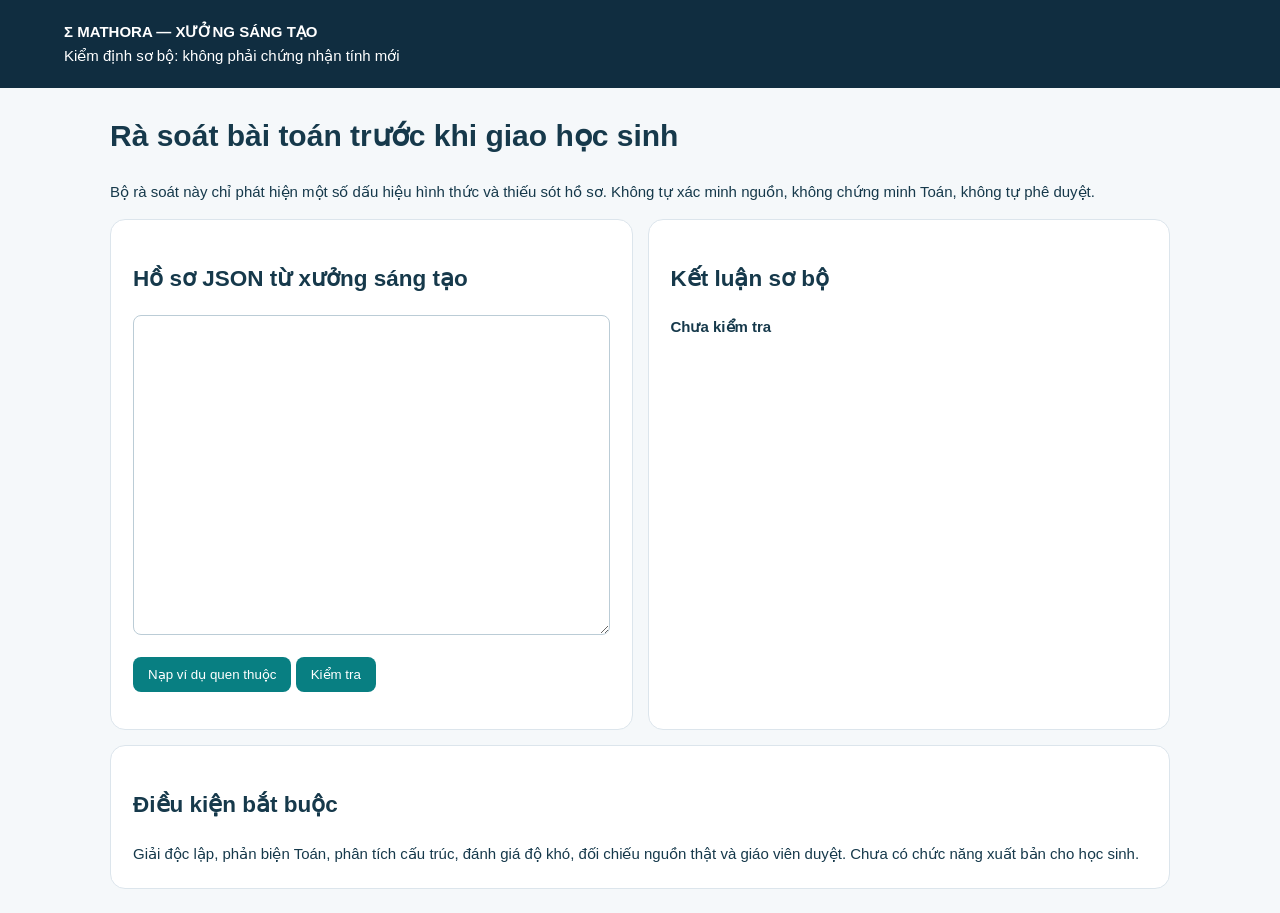
<file: labs/creative-quality-review.html>
<!doctype html><html lang="vi"><head><meta charset="utf-8"><meta name="viewport" content="width=device-width,initial-scale=1"><title>MATHORA – Kiểm định sáng tạo</title><style>
body{font:15px/1.6 "Segoe UI",Arial,sans-serif;color:#16394b;background:#f5f8fa;margin:0}
header{background:#102d40;color:white;padding:20px 5vw}main{max-width:1060px;padding:0 18px;margin:24px auto}
section{background:white;border:1px solid #dce5ec;border-radius:15px;padding:22px;margin-bottom:15px}
.grid{display:grid;grid-template-columns:1fr 1fr;gap:15px}textarea{width:100%;box-sizing:border-box;min-height:320px;border:1px solid #bbccd6;border-radius:8px;padding:12px}
button{background:#087f82;color:white;border:0;border-radius:8px;padding:10px 15px;cursor:pointer}button:focus-visible,textarea:focus-visible{outline:3px solid #dba63d}
.warn{color:#9d2d29}li{margin:6px 0}@media(max-width:740px){.grid{grid-template-columns:1fr}}
</style><script defer src="./mathora-creative-quality-gate.js"></script></head><body>
<header><strong>Σ MATHORA — XƯỞNG SÁNG TẠO</strong><div>Kiểm định sơ bộ: không phải chứng nhận tính mới</div></header>
<main><h1>Rà soát bài toán trước khi giao học sinh</h1>
<p>Bộ rà soát này chỉ phát hiện một số dấu hiệu hình thức và thiếu sót hồ sơ. Không tự xác minh nguồn, không chứng minh Toán, không tự phê duyệt.</p>
<div class="grid"><section><h2>Hồ sơ JSON từ xưởng sáng tạo</h2><textarea id="source" aria-label="Hồ sơ bài toán JSON"></textarea><p><button id="demo">Nạp ví dụ quen thuộc</button> <button id="run">Kiểm tra</button></p></section>
<section><h2>Kết luận sơ bộ</h2><strong id="verdict" role="status">Chưa kiểm tra</strong><ul id="issues"></ul><p id="footer"></p></section></div>
<section><h2>Điều kiện bắt buộc</h2>Giải độc lập, phản biện Toán, phân tích cấu trúc, đánh giá độ khó, đối chiếu nguồn thật và giáo viên duyệt. Chưa có chức năng xuất bản cho học sinh.</section></main>
<script>
(()=>{'use strict';const $=id=>document.getElementById(id);
const example={result:{statement_latex:'Cho f(x)=x^3-3x. Tìm m để f(f(x))=m có đúng 5 nghiệm.',solution_latex:'Đặt t=f(x), xét f(t)=m và f(x)=t, đếm số nghiệm từng lớp.',answer_latex:'m=+-2',creative_core:'Khai thác hợp hàm bậc ba và bảng biến thiên để đếm nghiệm.',alternative_paths:'Cân nhắc khai triển và phương pháp đồ thị bậc ba.',shortcut_risk:'Bài có thể giải nhanh bằng bảng biến thiên quen thuộc.',proof_risk:'Cần kiểm tra các trường hợp cực trị và nghiệm bội.',difficulty_rationale:'Dạng này quen thuộc và không đủ độ khó HSG chuyên sâu.',source_check:'CHƯA XÁC MINH'}};
$('demo').onclick=()=>{$('source').value=JSON.stringify(example,null,2);run();};
function run(){const list=$('issues');list.replaceChildren();try{if(!window.MathoraCreativeGate)throw Error('Bộ kiểm định chưa tải');const x=window.MathoraCreativeGate.inspect(JSON.parse($('source').value));$('verdict').textContent=x.status;for(const issue of [...x.blockers,...x.warnings]){const li=document.createElement('li');li.textContent=issue;list.append(li);} $('footer').textContent='Chưa được phát hành: cần giáo viên duyệt và lưu bằng Backend có xác thực.';}catch(e){$('verdict').textContent='Không kiểm tra được: '+e.message;$('verdict').className='warn';}}
$('run').onclick=run;})();
</script></body></html>
</file>
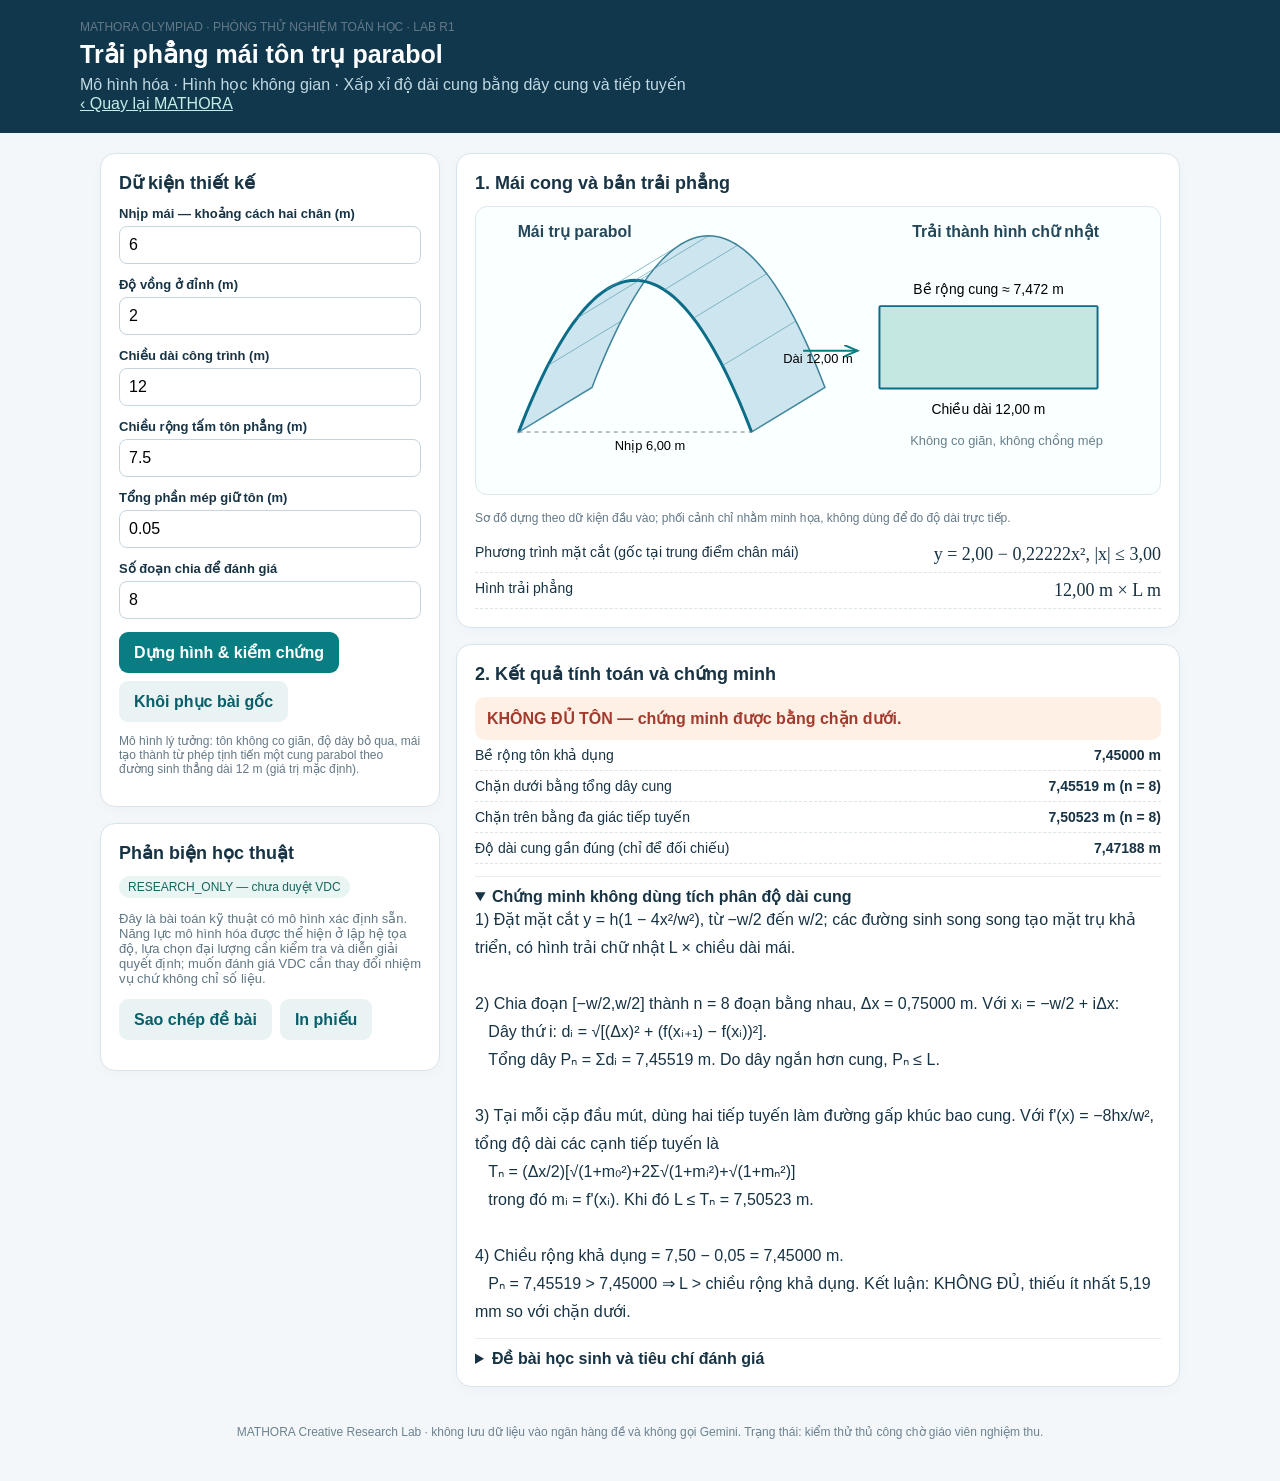
<file: labs/parabolic-roof.html>
<!doctype html>
<html lang="vi"><head><meta charset="utf-8"><meta name="viewport" content="width=device-width, initial-scale=1">
<title>MATHORA LAB | Trải mái trụ parabol</title>
<style>
:root{font-family:Segoe UI,Arial,sans-serif;color:#173344;background:#f3f7fa}*{box-sizing:border-box}body{margin:0}header{background:#10374c;color:white;padding:20px max(20px,calc((100vw - 1120px)/2))}header h1{font-size:25px;margin:6px 0}header p{color:#c0d9e2;margin:0}a{color:#087c83}.back{color:#c1eee7}.wrap{max-width:1120px;margin:auto;padding:20px}.grid{display:grid;grid-template-columns:340px 1fr;gap:16px}.card{background:white;border:1px solid #d7e4ea;border-radius:15px;padding:18px;margin-bottom:16px;box-shadow:0 4px 15px #15344806}.field{display:grid;gap:5px;margin-bottom:13px}label{font-size:13px;font-weight:700}input,button{font:inherit}input{padding:9px;border:1px solid #c5d5df;border-radius:8px;width:100%}button{background:#087e83;color:white;border:0;border-radius:9px;padding:11px 15px;font-weight:700;cursor:pointer}button.secondary{background:#e9f3f4;color:#075f69}.actions{display:flex;gap:8px;flex-wrap:wrap}.pill{display:inline-block;background:#e9f5f3;border-radius:20px;font-size:12px;padding:4px 9px;color:#16675c}h2{font-size:18px;margin:0 0 12px}h3{font-size:15px;margin:16px 0 7px}.muted{color:#607784;font-size:13px}.math{font-family:Cambria,Georgia,serif;font-size:18px}.status{font-weight:800;padding:12px;border-radius:10px;background:#eff5f7}.status.insufficient{background:#fff0e6;color:#a23b2e}.status.sufficient{background:#eaf7ee;color:#176343}.status.uncertain{background:#fff8e7;color:#815f22}svg{width:100%;height:auto;border:1px solid #dce8ed;border-radius:12px;background:#faffff}details{border-top:1px solid #e6ecef;margin-top:12px;padding-top:10px}summary{cursor:pointer;font-weight:700}#proof{white-space:pre-wrap;line-height:1.75}footer{font-size:12px;color:#6c8290;text-align:center;margin:22px}.mini{font-size:12px;color:#647987}.kv{display:grid;grid-template-columns:1fr auto;gap:8px;font-size:14px;border-bottom:1px dashed #dbe5e8;padding:7px 0}@media(max-width:800px){.grid{grid-template-columns:1fr}header{padding:20px}.wrap{padding:14px}}@media print{header,.actions,.formcard{display:none}.grid{display:block}body{background:white}.card{box-shadow:none}}
</style></head><body>
<header><div class="mini">MATHORA OLYMPIAD · PHÒNG THỬ NGHIỆM TOÁN HỌC · LAB R1</div><h1>Trải phẳng mái tôn trụ parabol</h1><p>Mô hình hóa · Hình học không gian · Xấp xỉ độ dài cung bằng dây cung và tiếp tuyến</p><p><a class="back" href="../index.html">‹ Quay lại MATHORA</a></p></header>
<div class="wrap"><div class="grid"><div><section class="card formcard"><h2>Dữ kiện thiết kế</h2>
<div class="field"><label for="span">Nhịp mái — khoảng cách hai chân (m)</label><input id="span" type="number" min="0.2" max="30" step="0.1" value="6"></div>
<div class="field"><label for="rise">Độ vồng ở đỉnh (m)</label><input id="rise" type="number" min="0.05" max="15" step="0.05" value="2"></div>
<div class="field"><label for="length">Chiều dài công trình (m)</label><input id="length" type="number" min="0.5" max="100" step="0.5" value="12"></div>
<div class="field"><label for="sheet">Chiều rộng tấm tôn phẳng (m)</label><input id="sheet" type="number" min="0.2" max="40" step="0.01" value="7.5"></div>
<div class="field"><label for="allow">Tổng phần mép giữ tôn (m)</label><input id="allow" type="number" min="0" max="3" step="0.01" value="0.05"></div>
<div class="field"><label for="pieces">Số đoạn chia để đánh giá</label><input id="pieces" type="number" min="2" max="512" step="1" value="8"></div>
<div class="actions"><button id="calc">Dựng hình & kiểm chứng</button><button class="secondary" id="reset">Khôi phục bài gốc</button></div>
<p class="mini">Mô hình lý tưởng: tôn không co giãn, độ dày bỏ qua, mái tạo thành từ phép tịnh tiến một cung parabol theo đường sinh thẳng dài 12 m (giá trị mặc định).</p>
</section>
<section class="card"><h2>Phản biện học thuật</h2><span class="pill">RESEARCH_ONLY — chưa duyệt VDC</span><p class="muted">Đây là bài toán kỹ thuật có mô hình xác định sẵn. Năng lực mô hình hóa được thể hiện ở lập hệ tọa độ, lựa chọn đại lượng cần kiểm tra và diễn giải quyết định; muốn đánh giá VDC cần thay đổi nhiệm vụ chứ không chỉ số liệu.</p>
<div class="actions"><button class="secondary" id="copy">Sao chép đề bài</button><button class="secondary" id="print">In phiếu</button></div><p id="notice" class="mini" aria-live="polite"></p></section></div>
<div><section class="card"><h2>1. Mái cong và bản trải phẳng</h2>
<svg id="roof" viewBox="0 0 690 290" aria-label="Phối cảnh mái trụ parabol và hình trải tôn"></svg>
<p class="mini">Sơ đồ dựng theo dữ kiện đầu vào; phối cảnh chỉ nhằm minh họa, không dùng để đo độ dài trực tiếp.</p>
<div class="kv"><span>Phương trình mặt cắt (gốc tại trung điểm chân mái)</span><span id="equation" class="math"></span></div>
<div class="kv"><span>Hình trải phẳng</span><span id="flat" class="math"></span></div>
</section>
<section class="card"><h2>2. Kết quả tính toán và chứng minh</h2>
<div id="status" class="status"></div>
<div class="kv"><span>Bề rộng tôn khả dụng</span><strong id="usable"></strong></div>
<div class="kv"><span>Chặn dưới bằng tổng dây cung</span><strong id="lower"></strong></div>
<div class="kv"><span>Chặn trên bằng đa giác tiếp tuyến</span><strong id="upper"></strong></div>
<div class="kv"><span>Độ dài cung gần đúng (chỉ để đối chiếu)</span><strong id="approx"></strong></div>
<details open><summary>Chứng minh không dùng tích phân độ dài cung</summary><div id="proof"></div></details>
<details><summary>Đề bài học sinh và tiêu chí đánh giá</summary><div id="task"></div></details>
</section></div></div><footer>MATHORA Creative Research Lab · không lưu dữ liệu vào ngân hàng đề và không gọi Gemini. Trạng thái: kiểm thử thủ công chờ giáo viên nghiệm thu.</footer></div>
<script>
'use strict';
const $=id=>document.getElementById(id);
const fmt=(n,d=5)=>Number(n).toLocaleString('vi-VN',{minimumFractionDigits:d,maximumFractionDigits:d});
const val=id=>Number($(id).value);
function model(){
 const w=val('span'),h=val('rise'),len=val('length'),sheet=val('sheet'),allow=val('allow'),n=val('pieces');
 if(![w,h,len,sheet,allow,n].every(Number.isFinite)||w<=0||h<=0||len<=0||sheet<=0||allow<0||allow>=sheet||n<2||n>512||Math.floor(n)!==n)throw Error('Dữ kiện không hợp lệ; kiểm tra số dương, mép giữ và số đoạn chia nguyên 2–512.');
 const f=x=>h*(1-4*x*x/(w*w)),slope=x=>-8*h*x/(w*w),dx=w/n;
 let lower=0,upper=0;
 for(let i=0;i<n;i++){let x=-w/2+i*dx;lower+=Math.hypot(dx,f(x+dx)-f(x));upper+=dx*(Math.hypot(1,slope(x))+Math.hypot(1,slope(x+dx)))/2;}
 // Simpson composite for illustration ONLY, not a student proof.
 const N=4096,step=w/N;let sum=Math.hypot(1,slope(-w/2))+Math.hypot(1,slope(w/2));
 for(let i=1;i<N;i++)sum+=(i%2?4:2)*Math.hypot(1,slope(-w/2+i*step));
 const approximation=sum*step/3,usable=sheet-allow;
 const verdict=lower>usable+1e-10?'insufficient':upper<=usable+1e-10?'sufficient':'uncertain';
 return {w,h,len,sheet,allow,n,dx,lower,upper,approximation,usable,verdict};
}
function renderRoof(m){
 const s=$('roof'),W=m.w,H=m.h;
 const PX=x=>43+(x/W+.5)*235, PY=y=>227-y/H*153;
 const front=Array.from({length:61},(_,i)=>{const x=-W/2+W*i/60;return [PX(x),PY(H*(1-4*x*x/W/W))]});
 const back=front.map(([x,y])=>[x+74,y-45]);
 const line=arr=>arr.map((p,i)=>(i?'L':'M')+p.map(z=>z.toFixed(1)).join(' ')).join(' ');
 const frontp=line(front),backp=line(back),lo=front[0],ro=front.at(-1),lb=back[0],rb=back.at(-1);
 const mapped=Array.from({length:m.n+1},(_,i)=>{let x=-W/2+W*i/m.n;return [PX(x),PY(H*(1-4*x*x/W/W))]});
 const shade='<path d="'+frontp+' L '+back.slice().reverse().map(p=>p.join(' ')).join(' L ')+' Z" fill="#a6cfdf" fill-opacity=".53" stroke="#3c8299" stroke-width="1.5"/>';
 const face='<path d="'+frontp+'" fill="none" stroke="#0c6d89" stroke-width="3"/>';
 const ribs=mapped.filter((_,i)=>i%Math.max(1,Math.round(m.n/10))===0).map(p=>'<path d="M'+p.join(' ')+' l74 -45" stroke="#5299ae" stroke-width="1" opacity=".65"/>').join('');
 const L=m.approximation,rectW=220,rectH=83, rx=407,ry=100;
 s.innerHTML='<text x="42" y="30" fill="#24485a" font-weight="700" font-size="16">Mái trụ parabol</text>'+shade+face+ribs+
 '<line x1="'+lo[0]+'" y1="'+lo[1]+'" x2="'+ro[0]+'" y2="'+ro[1]+'" stroke="#688294" stroke-dasharray="4 4"/>'+
 '<text x="140" y="245" font-size="13">Nhịp '+fmt(W,2)+' m</text><text x="310" y="157" font-size="13">Dài '+fmt(m.len,2)+' m</text>'+
 '<path d="M330 145 H385" stroke="#087e83" stroke-width="2" marker-end="url(#arrow)"/>'+
 '<defs><marker id="arrow" markerWidth="8" markerHeight="8" refX="7" refY="3" orient="auto"><path d="M0 0 L7 3 L0 6" fill="none" stroke="#087e83"/></marker></defs>'+
 '<rect x="'+rx+'" y="'+ry+'" width="'+rectW+'" height="'+rectH+'" fill="#c5e7e2" stroke="#0c6d89" stroke-width="2" rx="1"/>'+
 '<text x="440" y="30" font-size="16" font-weight="700" fill="#24485a">Trải thành hình chữ nhật</text>'+
 '<text x="'+(rx+rectW/2)+'" y="'+(ry-12)+'" font-size="14" text-anchor="middle">Bề rộng cung ≈ '+fmt(L,3)+' m</text>'+
 '<text x="'+(rx+rectW/2)+'" y="'+(ry+rectH+26)+'" font-size="14" text-anchor="middle">Chiều dài '+fmt(m.len,2)+' m</text>'+
 '<text x="438" y="240" font-size="13" fill="#667f8b">Không co giãn, không chồng mép</text>';
}
function render(){
 try{
 const m=model(); $('notice').textContent='';
 const a=(4*m.h/(m.w*m.w));$('equation').textContent='y = '+fmt(m.h,2)+' − '+fmt(a,5)+'x², |x| ≤ '+fmt(m.w/2,2);
 $('flat').textContent=fmt(m.len,2)+' m × L m';
 $('usable').textContent=fmt(m.usable)+' m';
 $('lower').textContent=fmt(m.lower)+' m (n = '+m.n+')';
 $('upper').textContent=fmt(m.upper)+' m (n = '+m.n+')';
 $('approx').textContent=fmt(m.approximation)+' m';
 const z=$('status');z.className='status '+m.verdict;
 z.textContent=m.verdict==='insufficient'?'KHÔNG ĐỦ TÔN — chứng minh được bằng chặn dưới.':m.verdict==='sufficient'?'ĐỦ TÔN — chứng minh được bằng chặn trên.':'CHƯA KẾT LUẬN — tăng số đoạn chia để làm chặt khoảng kẹp.';
 const difference=m.lower-m.usable;
 $('proof').textContent=
 '1) Đặt mặt cắt y = h(1 − 4x²/w²), từ −w/2 đến w/2; các đường sinh song song tạo mặt trụ khả triển, có hình trải chữ nhật L × chiều dài mái.\n\n'+
 '2) Chia đoạn [−w/2,w/2] thành n = '+m.n+' đoạn bằng nhau, Δx = '+fmt(m.dx)+' m. Với xᵢ = −w/2 + iΔx:\n'+
 '   Dây thứ i: dᵢ = √[(Δx)² + (f(xᵢ₊₁) − f(xᵢ))²].\n'+
 '   Tổng dây Pₙ = Σdᵢ = '+fmt(m.lower)+' m. Do dây ngắn hơn cung, Pₙ ≤ L.\n\n'+
 '3) Tại mỗi cặp đầu mút, dùng hai tiếp tuyến làm đường gấp khúc bao cung. Với f\x27(x) = −8hx/w², tổng độ dài các cạnh tiếp tuyến là\n'+
 '   Tₙ = (Δx/2)[√(1+m₀²)+2Σ√(1+mᵢ²)+√(1+mₙ²)]\n'+
 '   trong đó mᵢ = f\x27(xᵢ). Khi đó L ≤ Tₙ = '+fmt(m.upper)+' m.\n\n'+
 '4) Chiều rộng khả dụng = '+fmt(m.sheet,2)+' − '+fmt(m.allow,2)+' = '+fmt(m.usable)+' m.\n'+
 (m.verdict==='insufficient'?'   Pₙ = '+fmt(m.lower)+' > '+fmt(m.usable)+' ⇒ L > chiều rộng khả dụng. Kết luận: KHÔNG ĐỦ, thiếu ít nhất '+fmt(difference*1000,2)+' mm so với chặn dưới.':
 m.verdict==='sufficient'?'   Tₙ = '+fmt(m.upper)+' ≤ '+fmt(m.usable)+' ⇒ L ≤ chiều rộng khả dụng. Kết luận: ĐỦ.':
 '   Pₙ ≤ chiều rộng khả dụng < Tₙ nên chưa đủ chứng cứ để kết luận bằng n đoạn. Hãy tăng n hoặc đổi phương án tôn.');
 $('task').textContent='Yêu cầu học sinh:\n(a) Chọn hệ trục và lập phương trình parabol.\n(b) Giải thích vì sao mặt trụ parabol trải thành hình chữ nhật.\n(c) Không dùng tích phân độ dài cung: chọn phương pháp kẹp độ dài bằng dây cung và tiếp tuyến để quyết định tôn đủ hay không.\n(d) Nêu giả thiết mô hình, độ tin cậy và ý nghĩa kỹ thuật.\n\nTiêu chí: lời giải hình học đúng; điều kiện mô hình rõ; kết luận có bất đẳng thức bảo đảm; không tuyên bố VDC khi chưa được phản biện.';
 renderRoof(m);
 }catch(e){$('notice').textContent=String(e.message);}
}
$('calc').addEventListener('click',render);
$('reset').addEventListener('click',()=>{for(const [id,value] of Object.entries({span:6,rise:2,length:12,sheet:7.5,allow:.05,pieces:8}))$(id).value=value;render();});
$('print').addEventListener('click',()=>window.print());
$('copy').addEventListener('click',async()=>{const m=model();const text='Bài toán MATHORA: Mái trụ parabol dài '+m.len+' m, nhịp '+m.w+' m, cao '+m.h+' m. Tôn phẳng rộng '+m.sheet+' m; tổng mép giữ '+m.allow+' m. (a) Lập phương trình parabol. (b) Giải thích hình trải. (c) Không dùng tích phân độ dài cung, dùng chặn dây cung/tiếp tuyến để chứng minh đủ hay không. (d) Nêu giả thiết mô hình.';try{await navigator.clipboard.writeText(text);$('notice').textContent='Đã sao chép đề bài.';}catch(e){$('notice').textContent='Trình duyệt không cho sao chép tự động; hãy chọn và chép từ phần đề bài.';}});
render();
</script></body></html>
</file>
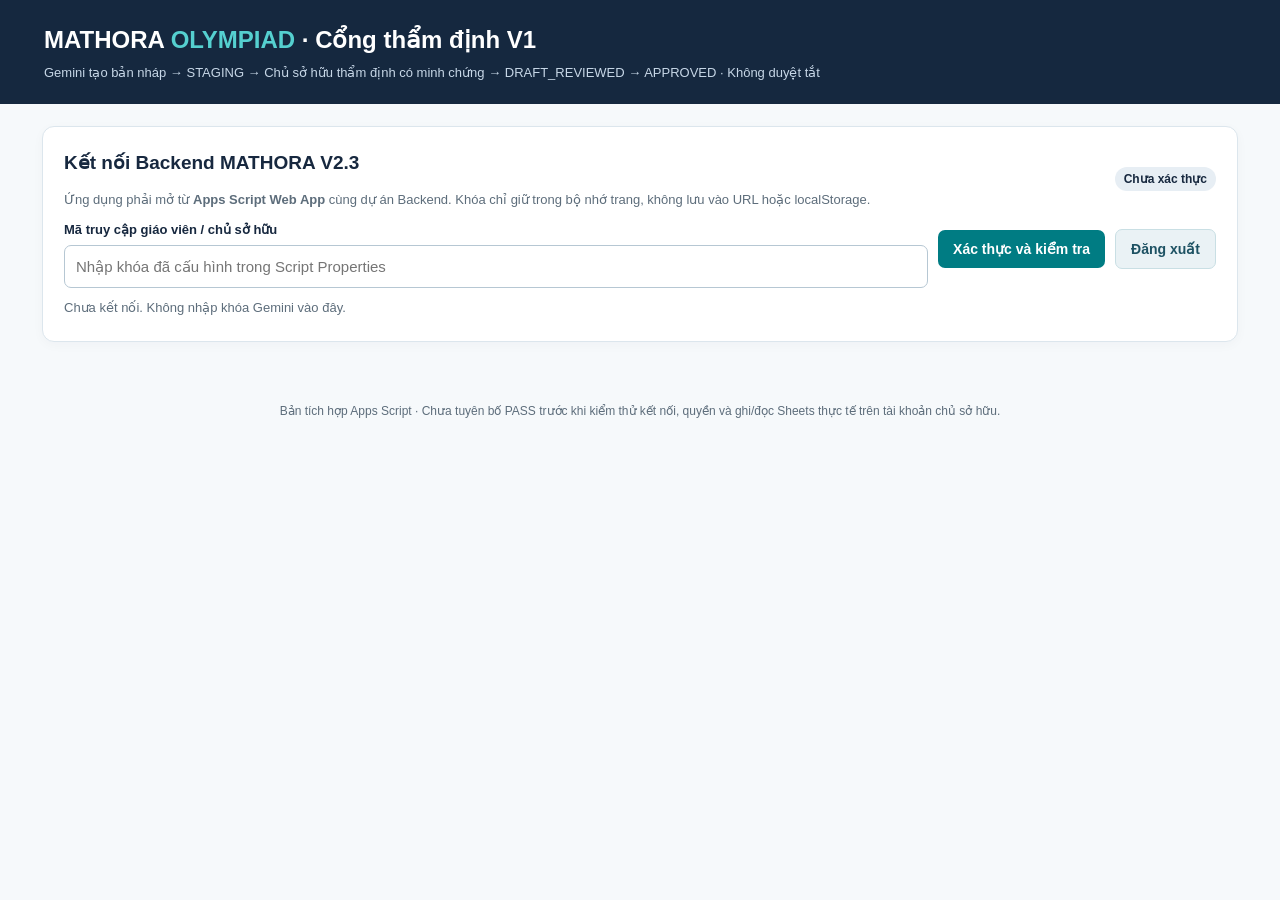
<file: mathora-v1/MathoraWebV1.html>
<!DOCTYPE html>
<html lang="vi"><head><base target="_top"><meta charset="UTF-8"><meta name="viewport" content="width=device-width,initial-scale=1">
<style>
:root{--navy:#17283f;--teal:#007c83;--line:#dce6ed;--muted:#5d6d7b;--paper:#f6f9fb}*{box-sizing:border-box}body{margin:0;font:15px/1.55 'Segoe UI',Arial,sans-serif;color:#17283f;background:var(--paper)}header{background:#15283f;color:white;padding:21px clamp(16px,4vw,44px)}header h1{font-size:24px;margin:0}header p{margin:5px 0 0;color:#c7d7e7;font-size:13px}.wrap{max-width:1260px;margin:0 auto;padding:22px clamp(12px,3vw,32px)}.panel{background:#fff;border:1px solid var(--line);border-radius:12px;padding:21px;margin-bottom:18px;box-shadow:0 3px 12px #12283f08}.panel h2{font-size:19px;margin:0 0 12px}.panel h3{font-size:16px;margin:14px 0 8px}.grid{display:grid;grid-template-columns:repeat(2,minmax(0,1fr));gap:15px}.triple{display:grid;grid-template-columns:repeat(3,minmax(0,1fr));gap:12px}label{display:block;font-size:13px;font-weight:650;margin:10px 0 5px}input:not([type=checkbox]),textarea,select{width:100%;font:inherit;background:white;border:1px solid #b6c7d3;border-radius:7px;padding:9px 11px;color:#17283f}textarea{min-height:105px;resize:vertical}textarea.code{font:13px/1.5 Consolas,monospace;min-height:270px}.row{display:flex;align-items:center;gap:10px;flex-wrap:wrap}.btn{display:inline-block;cursor:pointer;border:0;border-radius:7px;background:var(--teal);color:white;font:600 14px 'Segoe UI',Arial,sans-serif;padding:11px 15px}.btn.secondary{background:#eaf2f5;color:#1e5263;border:1px solid #c9dfe4}.btn.danger{background:#b4434b}.btn:disabled{opacity:.5;cursor:not-allowed}.tabs{display:flex;gap:8px;flex-wrap:wrap;margin-bottom:18px}.tab{border:1px solid #c8d7df;border-radius:8px;padding:12px 16px;background:white;cursor:pointer;font-weight:650;color:#365165}.tab.active{background:var(--navy);color:white}.muted{color:var(--muted);font-size:13px}.notice{padding:12px 14px;border-left:4px solid var(--teal);background:#eaf7f6;border-radius:6px;margin:12px 0;font-size:14px}.warn{background:#fff6e9;border-left-color:#dd9036}.error{background:#fff0f0;border-left-color:#b4434b}pre{white-space:pre-wrap;overflow-wrap:anywhere;background:#f5f7f9;padding:13px;border-radius:7px;border:1px solid #e0e8ed;font:13px/1.65 Consolas,monospace;max-height:500px;overflow:auto}.hide{display:none!important}.check{display:flex;align-items:flex-start;gap:9px;margin:9px 0}.check input{margin-top:5px}.list{max-height:430px;overflow:auto;border:1px solid var(--line);border-radius:8px}.item{display:block;width:100%;text-align:left;border:0;border-bottom:1px solid var(--line);padding:12px;background:white;cursor:pointer;overflow-wrap:anywhere}.item:hover{background:#eef7f7}.pill{border-radius:20px;display:inline-block;padding:3px 9px;background:#e7eef4;font-size:12px;font-weight:700}.state{min-height:22px;margin-top:10px;white-space:pre-wrap;overflow-wrap:anywhere}footer{font-size:12px;color:var(--muted);text-align:center;margin:20px auto 40px}@media(max-width:760px){.grid,.triple{grid-template-columns:1fr}.panel{padding:14px}header h1{font-size:20px}}
</style></head><body>
<header><h1>MATHORA <span style="color:#55d0d0">OLYMPIAD</span> · Cổng thẩm định V1</h1><p>Gemini tạo bản nháp → STAGING → Chủ sở hữu thẩm định có minh chứng → DRAFT_REVIEWED → APPROVED · Không duyệt tắt</p></header>
<main class="wrap">
<section class="panel"><div class="row"><div style="flex:1"><h2>Kết nối Backend MATHORA V2.3</h2><div class="muted">Ứng dụng phải mở từ <b>Apps Script Web App</b> cùng dự án Backend. Khóa chỉ giữ trong bộ nhớ trang, không lưu vào URL hoặc localStorage.</div></div><span id="role" class="pill">Chưa xác thực</span></div><div class="row"><div style="flex:1;min-width:210px"><label for="key">Mã truy cập giáo viên / chủ sở hữu</label><input type="password" id="key" placeholder="Nhập khóa đã cấu hình trong Script Properties" autocomplete="off"></div><button id="connect" class="btn">Xác thực và kiểm tra</button><button id="clear" class="btn secondary">Đăng xuất</button></div><div id="connection" class="state muted">Chưa kết nối. Không nhập khóa Gemini vào đây.</div></section>
<div id="main" class="hide">
<nav class="tabs"><button class="tab active" data-tab="generate">1. Tạo bản nháp</button><button class="tab" data-tab="pending">2. Chờ thẩm định</button><button class="tab" data-tab="kho">3. Kho và phê duyệt</button></nav>
<section id="generate" class="pane">
<div class="panel"><h2>Tạo bản nháp Gemini thật</h2><div class="notice warn">Kết quả AI là bản nháp chưa được kiểm định toán học. Trước khi gửi STAGING, giáo viên phải rà soát và bổ sung đáp án trả lời ngắn (tối đa 4 ký tự).</div><div class="grid"><div><label>Phạm vi / yêu cầu sáng tạo</label><textarea id="scope">Mũ – lôgarit kết hợp đạo hàm và bất đẳng thức; ưu tiên ý tưởng khó tìm, tránh chỉ đổi hệ số hoặc tăng bậc.</textarea></div><div><label>Yêu cầu cần đạt dự kiến (giáo viên tự đối chiếu CT2018)</label><textarea id="outcome">Vận dụng đạo hàm để khảo sát hàm số, giải quyết vấn đề liên quan đến hàm số mũ và lôgarit; cần đối chiếu yêu cầu chương trình chính thức.</textarea></div></div><label>Năng lực trọng tâm</label><select id="competency"><option>Tư duy và lập luận toán học</option><option>Mô hình hóa toán học</option><option>Giải quyết vấn đề toán học</option><option>Giao tiếp toán học</option><option>Sử dụng công cụ, phương tiện học toán</option></select><div class="row" style="margin-top:12px"><button id="generateBtn" class="btn">Gọi Gemini tạo bản nháp</button><button id="importBtn" class="btn secondary">Nhập JSON bài toán đã soạn</button><input type="file" id="importFile" accept=".json,application/json" class="hide"></div><div id="genStatus" class="state"></div></div>
<div class="panel"><h2>Rà soát bản nháp trước khi gửi STAGING</h2><p class="muted">Có thể sửa JSON nhưng phải giữ cấu trúc Backend V2.3, gồm statement, solution, curriculum.learning_outcome, conditions, casio_assessment, difficulty_analysis, origin, primary_competency, competency_evidence, short_answer. Dữ liệu chưa được lưu cho đến khi bấm nút bên dưới.</p><textarea id="draft" class="code" spellcheck="false" placeholder="JSON bài toán sẽ hiển thị tại đây..."></textarea><div class="row" style="margin-top:12px"><button id="stageBtn" class="btn">Gửi hồ sơ vào STAGING thật</button><button id="exportBtn" class="btn secondary">Tải JSON bản nháp</button></div><div id="stageStatus" class="state"></div></div></section>
<section id="pending" class="pane hide"><div class="panel"><div class="row"><h2 style="flex:1">Hồ sơ chờ thẩm định (Google Sheets thật)</h2><button class="btn secondary" id="refreshPending">Làm mới</button></div><div class="grid"><div><div id="pendingList" class="list">Chưa tải danh sách.</div></div><div id="pendingDetail"><p class="muted">Chọn một mã hồ sơ để kiểm tra.</p></div></div></div></section>
<section id="kho" class="pane hide"><div class="panel"><div class="row"><h2 style="flex:1">Kho bài toán và quyết định cuối</h2><button class="btn secondary" id="refreshKho">Làm mới</button></div><p class="muted">Chỉ bài APPROVED, còn nguyên vẹn hồ sơ xác nhận, mới được liệt kê là đủ điều kiện đưa vào đề.</p><div class="grid"><div><label>Chế độ tra cứu</label><select id="khoFilter"><option value="">Tất cả trạng thái</option><option value="DRAFT_REVIEWED">Đã thẩm định – chưa phê duyệt</option><option value="APPROVED">Đã phê duyệt</option><option value="EXAM_ELIGIBLE">Đủ điều kiện tạo đề (kiểm định từ Backend)</option></select><div id="khoList" class="list">Chưa tải danh sách.</div></div><div id="khoDetail"><p class="muted">Chọn một bài để kiểm tra phiên bản, mã băm và quyết định.</p></div></div></div></section>
</div></main><footer>Bản tích hợp Apps Script · Chưa tuyên bố PASS trước khi kiểm thử kết nối, quyền và ghi/đọc Sheets thực tế trên tài khoản chủ sở hữu.</footer>
<script>
'use strict';
const $=id=>document.getElementById(id);
let secret='',role='',busy=false,pending=null,kho=null,testWriteEnabled=false;
const e=s=>String(s==null?'':s).replace(/[&<>"']/g,c=>({'&':'&amp;','<':'&lt;','>':'&gt;','"':'&quot;',"'":'&#39;'}[c]));
function status(id,msg,kind=''){const el=$(id);el.textContent=msg;el.className='state '+(kind==='error'?'notice error':kind==='success'?'notice':'muted');}
function call(action,payload={}){return new Promise((resolve,reject)=>{
  if(!secret)return reject(Error('Chưa xác thực.'));
  if(['generateDraft','stageDraft','rejectPending','attestPending','approveProblem'].includes(action)&&!testWriteEnabled)return reject(Error('Chế độ CHỈ ĐỌC: thao tác này cần bản sao Apps Script và Google Sheets TEST được cấu hình an toàn.'));
  if(typeof google==='undefined'||!google.script||!google.script.run)return reject(Error('Chưa mở bằng Apps Script Web App.'));
  const req={action,key:secret,payload};
  google.script.run.withSuccessHandler(res=>{if(!res||!res.ok)reject(Error(res?.error||'Backend không trả kết quả hợp lệ.'));else resolve(res);})
    .withFailureHandler(err=>reject(Error(err?.message||'Lỗi kết nối Apps Script.'))).mathoraV1Bridge(req);
});}
async function work(btn,fn){if(busy)return;busy=true;if(btn)btn.disabled=true;try{await fn();}catch(err){alert(err.message||String(err));}finally{busy=false;if(btn)btn.disabled=false;}}
$('connect').onclick=()=>work($('connect'),async()=>{secret=$('key').value.trim();const r=await call('health');role=r.role;testWriteEnabled=r.stagingWriteEnabled===true;$('role').textContent=role==='owner'?'Chủ sở hữu':'Giáo viên';$('main').classList.remove('hide');status('connection',`Backend ${r.backend} · Google Sheets: ${r.dbConfigured?'đã khai báo ID':'CHƯA KHAI BÁO ID'} · Gemini: ${r.aiConfigured?'đã khai báo khóa':'CHƯA CÓ KHÓA'}. ${testWriteEnabled?'TEST đã mở thao tác theo cấu hình':'CHỈ ĐỌC: chưa cấu hình Google Sheets TEST; các nút ghi/AI đã khóa'}. Chưa phải kiểm thử ghi/đọc thực tế.`,'success');
  ['generateBtn','stageBtn'].forEach(id=>$(id).disabled=!testWriteEnabled);$('key').value='';});
$('clear').onclick=()=>{secret='';role='';pending=null;kho=null;testWriteEnabled=false;$('key').value='';$('role').textContent='Chưa xác thực';$('main').classList.add('hide');status('connection','Đã xóa khóa khỏi bộ nhớ trang.');};
document.querySelectorAll('[data-tab]').forEach(btn=>btn.onclick=()=>{document.querySelectorAll('.tab').forEach(x=>x.classList.toggle('active',x===btn));document.querySelectorAll('.pane').forEach(x=>x.classList.toggle('hide',x.id!==btn.dataset.tab));if(btn.dataset.tab==='pending')loadPending();if(btn.dataset.tab==='kho')loadKho();});
$('generateBtn').onclick=()=>work($('generateBtn'),async()=>{status('genStatus','Đang gọi Gemini thật...');try{const r=await call('generateDraft',{scope:$('scope').value,learningOutcome:$('outcome').value,competency:$('competency').value});$('draft').value=JSON.stringify(r.problem,null,2);status('genStatus','Đã nhận bản nháp Gemini. Chưa kiểm định, chưa lưu STAGING. Kiểm tra lời giải và bổ sung short_answer.','success');}catch(err){status('genStatus',err.message,'error');}});
$('importBtn').onclick=()=>$('importFile').click();
$('importFile').onchange=async ev=>{try{const file=ev.target.files[0];if(!file)return;const json=JSON.parse(await file.text());const p=json.problem||json;if(!p.statement||!p.solution)throw Error('JSON cần có statement và solution.');$('draft').value=JSON.stringify(p,null,2);status('genStatus','Đã nhập bản nháp từ tệp, chưa ghi Sheets.');}catch(err){status('genStatus',err.message,'error');}finally{ev.target.value='';}};
$('stageBtn').onclick=()=>work($('stageBtn'),async()=>{try{const problem=JSON.parse($('draft').value);if(!String(problem.short_answer||'').trim())throw Error('Thiếu short_answer. Hãy rà soát đáp án trước khi gửi STAGING.');if(!confirm('Gửi bản nháp này vào Google Sheets MATHORA_STAGING thật? Không phải phê duyệt.'))return;const r=await call('stageDraft',{problem});status('stageStatus',`Đã ghi STAGING: ${r.id} · ${r.status} · ${r.storedIn}. Chưa vào Kho chính thức.`,'success');}catch(err){status('stageStatus',err.message,'error');}});
function download(name,obj){const blob=new Blob([JSON.stringify(obj,null,2)],{type:'application/json;charset=utf-8'}),url=URL.createObjectURL(blob),a=document.createElement('a');a.href=url;a.download=name;document.body.appendChild(a);a.click();a.remove();setTimeout(()=>URL.revokeObjectURL(url),1000);}
$('exportBtn').onclick=()=>{try{download('MATHORA_AI_DRAFT_UNVERIFIED.json',JSON.parse($('draft').value));}catch(err){alert('JSON không hợp lệ: '+err.message);}};
async function loadPending(){try{const r=await call('listPending',{limit:60});$('pendingList').innerHTML=r.items.length?r.items.map(x=>`<button class="item" data-pending="${e(x.id)}"><b>${e(x.id)}</b><br><span class="pill">${e(x.status)}</span> <span class="muted">${e(x.source||'')}</span></button>`).join(''):'<p class="muted">Không có hồ sơ WAITING_HUMAN.</p>';$('pendingList').querySelectorAll('[data-pending]').forEach(b=>b.onclick=()=>openPending(b.dataset.pending));}catch(err){$('pendingList').textContent=err.message;}}
$('refreshPending').onclick=loadPending;
async function openPending(id){try{const r=await call('getPending',{id});pending=r;const p=r.problem;const detail=$('pendingDetail');detail.innerHTML=`<h3>${e(p.title||'Bài toán')}</h3><div class="muted">ID: ${e(r.id)} · SHA256: <code>${e(r.sourceHash)}</code></div><h3>Đề và lời giải gốc</h3><pre>${e(p.statement)}\n\nĐÁP ÁN: ${e(p.short_answer||'(chưa có)')}\n\nLỜI GIẢI:\n${e(p.solution||'')}</pre><h3>Hồ sơ kỹ thuật</h3><details><summary>Xem JSON toàn bộ (chỉ đọc)</summary><pre>${e(JSON.stringify(p,null,2))}</pre></details>${role==='owner'?`<div id="ownerEvidence"><h3>Chủ sở hữu xác nhận minh chứng (không tự động kiểm định)</h3><p class="muted">Chỉ xác nhận những mục đã thực sự kiểm tra. Các ô minh chứng tối thiểu được kiểm tra bởi Backend V2.3.</p><div class="grid"><div><label>Họ tên người thẩm định</label><input id="evReviewer" placeholder="Người thẩm định thực tế"></div><div><label>Đáp án tính độc lập (≤4 ký tự)</label><input id="evAnswer" placeholder="Ví dụ 10"></div></div>${field('evProof','Chứng minh kiểm định toán học (≥70 ký tự)')}${field('evCurriculum','Đối chiếu yêu cầu cần đạt CT2018 (≥55 ký tự)')}${field('evDifficulty','Phân tích độ khó, điểm khóa tư duy (≥45 ký tự)')}${field('evOriginality','Nhật ký tra cứu tính mới/trùng lặp (≥35 ký tự)')}${field('evCasio','Khả năng giải tắt bằng Casio (≥25 ký tự)')}${field('evNote','Nhận xét thẩm định (≥15 ký tự)')}<label class="check"><input type="checkbox" id="ckMath">Đã tự kiểm tra toán học</label><label class="check"><input type="checkbox" id="ckCurriculum">Đã đối chiếu chương trình</label><label class="check"><input type="checkbox" id="ckAnswer">Đã giải / kiểm tra đáp án độc lập</label><label class="check"><input type="checkbox" id="ckOriginality">Đã rà soát trùng lặp (không bảo đảm tính mới tuyệt đối)</label><div class="row"><button class="btn" id="attestBtn">Ghi xác nhận → DRAFT_REVIEWED</button><button class="btn danger" id="rejectBtn">Từ chối hồ sơ</button></div><div id="pendingActionStatus" class="state"></div></div>`:'<div class="notice warn">Tài khoản giáo viên chỉ xem hồ sơ; không được xác nhận hoặc từ chối.</div>'}`;
if(role==='owner'){$('attestBtn').onclick=()=>work($('attestBtn'),async()=>{try{const evidence={reviewer:$('evReviewer').value,independentAnswer:$('evAnswer').value,proof:$('evProof').value,curriculumCrosswalk:$('evCurriculum').value,difficultyEvidence:$('evDifficulty').value,originalitySearch:$('evOriginality').value,casioReview:$('evCasio').value,reviewNote:$('evNote').value,mathVerified:$('ckMath').checked,curriculumVerified:$('ckCurriculum').checked,independentAnswerVerified:$('ckAnswer').checked,originalityReviewed:$('ckOriginality').checked};if(!confirm('XÁC NHẬN THẬT: Thầy đã trực tiếp hoàn thành các nội dung thẩm định và minh chứng trên? Hồ sơ sẽ chuyển sang DRAFT_REVIEWED, chưa được phát hành.'))return;const out=await call('attestPending',{id:r.id,expectedHash:r.sourceHash,humanReviewed:true,evidence});status('pendingActionStatus',`Đã ghi hồ sơ thẩm định: ${out.id}, trạng thái ${out.status}, chưa duyệt phát hành.`,'success');loadPending();}catch(err){status('pendingActionStatus',err.message,'error');}});$('rejectBtn').onclick=()=>work($('rejectBtn'),async()=>{const reason=prompt('Nhập lý do trả/từ chối hồ sơ (ít nhất 15 ký tự):');if(reason==null)return;try{const out=await call('rejectPending',{id:r.id,reason});status('pendingActionStatus',`Đã từ chối ${out.id}. Hồ sơ không vào Kho.`,'success');loadPending();}catch(err){status('pendingActionStatus',err.message,'error');}});}
}catch(err){$('pendingDetail').textContent=err.message;}}
function field(id,label){return `<label for="${id}">${e(label)}</label><textarea id="${id}" rows="3"></textarea>`;}
$('refreshKho').onclick=loadKho;$('khoFilter').onchange=loadKho;
async function loadKho(){try{const filter=$('khoFilter').value;const r=await call(filter==='EXAM_ELIGIBLE'?'listExamEligible':'listKho',{status:filter==='EXAM_ELIGIBLE'?'':filter,limit:60});$('khoList').innerHTML=r.items.length?r.items.map(x=>`<button class="item" data-kho="${e(x.id)}"><b>${e(x.title||x.id)}</b><br><span class="pill">${e(x.status)}</span> <span class="muted">${e(x.id)} · v${e(x.version||'')}</span></button>`).join(''):'<p class="muted">Chưa có bài trong nhóm này.</p>';$('khoList').querySelectorAll('[data-kho]').forEach(b=>b.onclick=()=>openKho(b.dataset.kho));}catch(err){$('khoList').textContent=err.message;}}
async function openKho(id){try{const r=await call('getProblem',{id});kho=r;const p=r.problem;$('khoDetail').innerHTML=`<h3>${e(p.title||r.id)}</h3><p class="muted">${e(r.id)} · v${e(r.version)} · ${e(r.status)} · SHA256: ${e(r.hash)} · Toàn vẹn: ${r.intact?'Có':'KHÔNG'}</p><h3>Đề bài</h3><pre>${e(p.statement)}</pre><details><summary>Xem lời giải và chứng cứ</summary><pre>${e(p.solution||'')}</pre><pre>${e(JSON.stringify(p.human_validation||{},null,2))}</pre></details>${role==='owner'&&r.status==='DRAFT_REVIEWED'&&r.intact?`<label>Nhận xét quyết định cuối (≥15 ký tự)</label><textarea id="approveNote" rows="3"></textarea><label class="check"><input type="checkbox" id="approveCheck">Tôi xác nhận đã xem đúng phiên bản, chứng cứ và tự chịu trách nhiệm phê duyệt</label><button class="btn" id="approveBtn">PHÊ DUYỆT VÀO KHO CHÍNH THỨC</button><div id="khoActionStatus" class="state"></div>`:''}`;
if($('approveBtn'))$('approveBtn').onclick=()=>work($('approveBtn'),async()=>{try{if(!$('approveCheck').checked)throw Error('Thầy chưa xác nhận quyết định.');const reviewNote=$('approveNote').value;if(reviewNote.trim().length<15)throw Error('Cần ghi nhận xét quyết định ≥15 ký tự.');if(!confirm('XÁC NHẬN LẦN CUỐI: Phê duyệt bài '+r.id+' v'+r.version+' vào Kho APPROVED thật?'))return;const out=await call('approveProblem',{id:r.id,expectedVersion:r.version,expectedHash:r.hash,humanReviewed:true,reviewNote});status('khoActionStatus',`Đã phê duyệt bài ${out.id} v${out.version}. Kiểm tra mục Đủ điều kiện tạo đề để xác nhận.`,'success');loadKho();}catch(err){status('khoActionStatus',err.message,'error');}});
}catch(err){$('khoDetail').textContent=err.message;}}
</script></body></html>
</file>
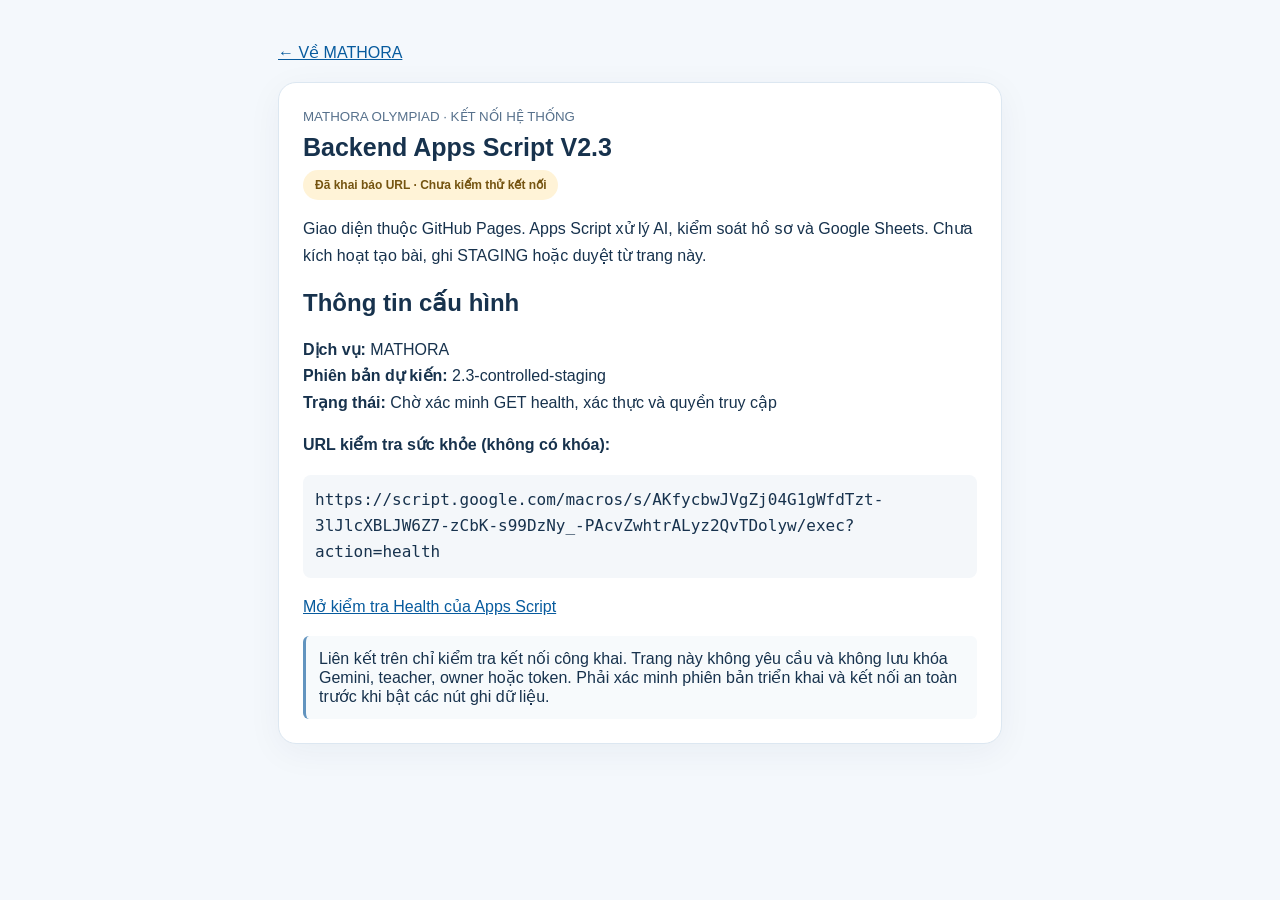
<file: pages/MathoraBackend.html>
<!doctype html>
<html lang="vi"><head><meta charset="utf-8"><meta name="viewport" content="width=device-width,initial-scale=1">
<title>Kết nối Backend | MATHORA</title><style>
:root{font-family:Inter,'Segoe UI',Arial,sans-serif;color:#17324d}*{box-sizing:border-box}body{margin:0;background:#f4f8fc}main{max-width:760px;margin:40px auto;padding:0 18px}.card{background:white;border:1px solid #dce7f1;border-radius:18px;padding:24px;box-shadow:0 8px 35px #092c4c0d}h1{font-size:25px;margin:8px 0}p{line-height:1.65}small,.muted{color:#57718c}.flag{display:inline-block;background:#fff3d7;color:#755411;padding:8px 12px;border-radius:40px;font-size:12px;font-weight:700}a{color:#075b9e;overflow-wrap:anywhere}button{border:0;border-radius:9px;background:#075b9e;color:white;font:inherit;padding:12px 16px;cursor:pointer}.mono{font-family:Consolas,monospace;overflow-wrap:anywhere;background:#f4f7fa;padding:12px;border-radius:8px}.note{padding:13px;background:#f7fafc;border-left:3px solid #6294bf;border-radius:6px}</style></head>
<body><main><p><a href="../index.html">← Về MATHORA</a></p><div class="card">
<small>MATHORA OLYMPIAD · KẾT NỐI HỆ THỐNG</small><h1>Backend Apps Script V2.3</h1><span class="flag">Đã khai báo URL · Chưa kiểm thử kết nối</span>
<p>Giao diện thuộc GitHub Pages. Apps Script xử lý AI, kiểm soát hồ sơ và Google Sheets. Chưa kích hoạt tạo bài, ghi STAGING hoặc duyệt từ trang này.</p>
<h2>Thông tin cấu hình</h2><p><b>Dịch vụ:</b> MATHORA<br><b>Phiên bản dự kiến:</b> 2.3-controlled-staging<br><b>Trạng thái:</b> Chờ xác minh GET health, xác thực và quyền truy cập</p>
<p><b>URL kiểm tra sức khỏe (không có khóa):</b></p><p id="url" class="mono"></p>
<p><a id="healthLink" href="#" target="_blank" rel="noopener noreferrer">Mở kiểm tra Health của Apps Script</a></p>
<div class="note">Liên kết trên chỉ kiểm tra kết nối công khai. Trang này không yêu cầu và không lưu khóa Gemini, teacher, owner hoặc token. Phải xác minh phiên bản triển khai và kết nối an toàn trước khi bật các nút ghi dữ liệu.</div>
</div></main><script src="../mathora-backend-config.js"></script><script>
const cfg=window.MATHORA_BACKEND_CONFIG;if(cfg&&cfg.healthUrl){document.getElementById('url').textContent=cfg.healthUrl;document.getElementById('healthLink').href=cfg.healthUrl;}else{document.getElementById('url').textContent='Chưa có cấu hình';document.getElementById('healthLink').removeAttribute('href');}
</script></body></html>
</file>
<file: styles/mathora-ui-refresh.css>
/* MATHORA OLYMPIAD · UI REFRESH 2026-11-17
   Layered overrides only: no authentication, routing, or backend changes. */
:root{
 --navy:#102c3c;--teal:#087b80;--bg:#f5f7f9;--ink:#213744;
 --muted:#617784;--line:#dde7ec;--gold:#d9a546;--pale:#eaf5f4;
 --ma-radius:16px;--ma-shadow:0 8px 28px rgba(22,48,67,.045);
}
html{scroll-behavior:smooth;scroll-padding-top:26px}
body{background:var(--bg);color:var(--ink);font-size:15px;line-height:1.62}
.app{grid-template-columns:254px minmax(0,1fr)}
aside{background:linear-gradient(165deg,#102c3c,#123748 72%,#102e3e);padding:24px 13px;scrollbar-width:thin;scrollbar-color:#567280 transparent}
.mark{padding:8px 11px 23px;gap:11px}
.symbol{background:linear-gradient(140deg,#18a6a5,#087780);box-shadow:0 6px 18px #001b2730;border-radius:12px}
.mark strong{letter-spacing:.055em;font-size:18px}
.mark small{font-size:10px;letter-spacing:.03em}
.nav-label{color:#9db9c5;font-size:10px;letter-spacing:.12em!important;margin-top:20px!important}
.nav{font-size:13px;line-height:1.4;gap:10px;padding:10px 12px;border-radius:10px;min-height:44px;transition:background .16s ease,box-shadow .16s ease,transform .16s ease}
.nav span:first-child{font-size:17px;width:21px;flex:0 0 21px}
.nav:hover{background:#ffffff18;transform:translateX(2px)}
.nav.active{background:#ffffff1d;box-shadow:inset 3px 0 #e5bb6d;color:#fff}
.aside-foot{font-size:11px;line-height:1.55}
main{max-width:1480px;padding:28px clamp(20px,3.2vw,48px) 70px}
.top{margin-bottom:22px;padding-bottom:14px;border-bottom:1px solid var(--line)}
.kicker{font-size:10px;color:#467784;letter-spacing:.11em!important}
#breadcrumb{font-size:13px;color:#425e6d;font-weight:650}
h1,.hero h1{font-size:clamp(25px,2.7vw,36px);letter-spacing:-.035em!important;line-height:1.23}
h2,.panel h2{font-size:20px;letter-spacing:-.012em!important;line-height:1.35}
h3,.item h3{font-size:16px;line-height:1.4}
.sub{color:#617784;font-size:14px;max-width:860px;margin-bottom:20px}
.panel{border:1px solid #e0e8ec;border-radius:var(--ma-radius);padding:22px;box-shadow:var(--ma-shadow);background:#fff}
.panel.soft{background:#f0f8f7;border-color:#cfe3df}
.grid{gap:16px}
.grid.two,.split{gap:16px}
.hero{border-radius:19px;background:linear-gradient(116deg,#102f43 0%,#125d67 96%);padding:32px 35px;box-shadow:0 14px 28px #103d4715}
.hero:after{font-size:200px;right:30px;top:-20px}
.hero p{font-size:14px;line-height:1.7;max-width:660px}
.stat{font-size:30px;line-height:1.22;font-variant-numeric:tabular-nums}
.stat-caption{margin-top:6px;font-size:13px}
.btn{border-radius:10px;min-height:42px;padding:10px 15px;letter-spacing:0;font-weight:650;transition:transform .15s ease,background .15s ease,box-shadow .15s ease;box-shadow:none}
.btn:hover:not(:disabled){filter:none;background:#086b70;transform:translateY(-1px);box-shadow:0 5px 12px #123e4616}
.btn.secondary:hover:not(:disabled){background:#edf6f6}
.btn.ghost:hover:not(:disabled){background:#e5eff2}
.btn.small{min-height:36px;padding:7px 11px}
.btn:disabled{opacity:.55}
.field{gap:6px;min-width:0}
.field label{font-size:12px;color:#375568;font-weight:700}
.field input,.field select,.field textarea,.toolbar input,.toolbar select{border-color:#c9d9e1;border-radius:10px;min-height:42px;transition:border-color .14s ease,box-shadow .14s ease}
.field input:hover,.field select:hover,.field textarea:hover{border-color:#a8c6d0}
.field input:focus,.field select:focus,.field textarea:focus,.toolbar input:focus,.toolbar select:focus{border-color:#087b80;outline:0;box-shadow:0 0 0 3px #087b801c}
.field textarea{min-height:100px;line-height:1.6}
.item{border-color:#dfe8ec;box-shadow:0 2px 8px #213f4a05}
.badge{font-size:11px;font-weight:750;letter-spacing:0}
.pill{font-size:11px}
.notice,.good{line-height:1.6;border-radius:10px}
.empty{background:#fbfcfd}
.step{margin:14px 0}
.step b{font-size:14px}
.step small{line-height:1.55;margin-top:2px}
pre,.ai-text,.mg-pre{font-family:ui-monospace,SFMono-Regular,Consolas,'Liberation Mono',monospace!important;font-size:12px;line-height:1.65;tab-size:2}
pre{overflow-x:auto;max-width:100%;border-radius:10px}
#ecosystemMccs{border-top:3px solid #0f8589}
#ecosystemMccs .grid.two{align-items:start}
#ecosystemCommandFields{padding-top:3px}
#ecosystemResult,#mccsAiResult{font-family:ui-monospace,SFMono-Regular,Consolas,monospace!important;font-size:12px;line-height:1.7;background:#f8fafb!important;border:1px solid #dce7ed!important}
#ecosystemResult{max-height:390px;overflow:auto}
#mccsInlineRuntime{border-top:3px solid #d9a546;box-shadow:var(--ma-shadow)}
#mccsInlineRuntime .row{align-items:center}
#mccsReviewActions{padding:12px;background:#f7fafb;border:1px solid #e2ebef;border-radius:12px}
#mccsReviewActions .btn{flex:1 1 170px;white-space:normal}
#mccsAiResult{max-height:520px;min-height:130px}
#ecosystemMccs details{padding:12px 14px;border:1px solid var(--line);background:#fbfcfd;border-radius:12px}
#ecosystemMccs summary{color:#23485c}
#ecosystemMccs summary:focus-visible{outline-offset:4px}
.mg-card{border-radius:14px!important;box-shadow:var(--ma-shadow)!important}
.mg-title{border-radius:14px!important}
.ma-auth-card{box-shadow:0 22px 60px #001d2b50;border-radius:20px}
.ma-auth-submit{min-height:46px}
.exampaper{font-family:'Times New Roman',serif;line-height:1.7}
.exampaper .q{line-height:1.75}
footer{font-size:11px;color:#7a909c}
@media(min-width:1480px){main{padding-left:54px;padding-right:54px}}
@media(max-width:1050px){.app{grid-template-columns:225px minmax(0,1fr)}aside{padding:20px 10px}.nav{font-size:12px;padding:10px}.panel{padding:19px}}
@media(max-width:730px){
 .app{display:block}
 aside{width:min(300px,88vw);position:fixed;z-index:60;box-shadow:12px 0 36px #0a2a3d40}
 .mobbar{min-height:56px;gap:12px;position:sticky;top:0;z-index:39;background:#102f43;box-shadow:0 3px 12px #11303d1a}
 .mobbar b{font-size:13px;letter-spacing:.035em}
 main{padding:19px 14px 42px}
 .top{margin-bottom:19px}
 .hero{padding:25px 22px}
 .hero:after{font-size:160px;right:-30px;top:10px}
 .panel{padding:17px}
 .grid,.grid.two,.split{grid-template-columns:minmax(0,1fr)}
 #ecosystemMccs .row>.btn,#mccsInlineRuntime .row>.btn{flex:1 1 150px}
 #mccsReviewActions .btn{flex-basis:100%}
 .btn{min-height:43px}
 .top .badge{max-width:100%}
}
@media(max-width:420px){
 h1,.hero h1{font-size:26px}
 h2,.panel h2{font-size:19px}
 .panel{padding:15px}
 .hero{padding:22px 19px}
 #ecosystemMccs .row>.btn,#mccsInlineRuntime .row>.btn{flex:1 1 100%}
}
@media(prefers-reduced-motion:reduce){html{scroll-behavior:auto}*,*:before,*:after{animation-duration:.01ms!important;transition-duration:.01ms!important}}
@media print{
 body{background:#fff!important}
 .panel,.item{box-shadow:none!important}
 .hero,#mccsInlineRuntime,#ecosystemMccs{break-inside:avoid}
 #ecosystemMccs .btn,#mccsInlineRuntime .btn{display:none!important}
 pre{max-height:none!important;white-space:pre-wrap!important;overflow:visible!important}
}

/* MCCS: concise reading surface, advanced data only on demand */
.mccs-readable{display:grid;gap:12px;margin-top:12px}
.mccs-result-card{background:#fff;border:1px solid #e0e9ed;border-radius:12px;padding:17px 18px}
.mccs-result-card h4{margin:0 0 12px;color:#123b4d;font-size:15px;font-weight:750;padding-bottom:10px;border-bottom:1px solid #e6eef1}
.mccs-result-row{margin:0 0 12px}
.mccs-result-row:last-child{margin-bottom:0}
.mccs-result-row strong{display:block;color:#486879;font-size:12px;margin:0 0 3px}
.mccs-result-row p{white-space:pre-wrap;overflow-wrap:anywhere;margin:0;font-size:14px;line-height:1.72;color:#223946}
.mccs-result-warning{background:#fff8eb;border-left:3px solid #d8a04b;border-radius:8px;padding:10px 13px;margin-top:12px}
.mccs-result-warning strong{font-size:13px}
.mccs-result-warning ul{padding-left:19px;margin:6px 0}
.mccs-result-warning li{margin:6px 0;font-size:13px;line-height:1.6}
.mccs-technical{margin-top:12px;background:#f8fafb;border:1px solid #e0e8ed;border-radius:12px;padding:12px 14px}
.mccs-technical summary{cursor:pointer;font-weight:650;font-size:13px;color:#476a7d}
.mccs-technical summary:hover{color:#087b80}
.mccs-technical pre{margin:12px 0 0}
#mccsCopyFeedback:empty{display:none}
@media(max-width:730px){.mccs-result-card{padding:14px}.mccs-result-row p{font-size:13px}}

/* Advanced Olympiad creation studio */
#maOlympiadPro{margin-top:16px;border-top:3px solid #087b80}
#maOlympiadPro h2{margin-bottom:4px}
#maOlympiadPro .field{margin-bottom:4px}
#maOlympiadPro .field textarea{min-height:115px}
#maOlympiadPro .ma-pro-check{display:flex;align-items:center;gap:9px;font-size:13px;font-weight:650;color:#355b6a;margin:13px 0}
#maOlympiadPro .ma-pro-check input{width:17px;height:17px;accent-color:#087b80}
#maProResult{display:grid;gap:14px;margin-top:18px}
#maProResult:empty{display:none}
#maProResult>h3{padding-top:14px;border-top:1px solid var(--line);font-size:17px}
.ma-pro-field{background:#f9fbfc;border:1px solid #e1eaee;border-radius:11px;padding:12px 14px}
.ma-pro-field strong{display:block;font-size:12px;color:#446475;margin-bottom:5px}
.ma-pro-field pre{white-space:pre-wrap;overflow-wrap:anywhere;margin:0;max-height:340px;overflow:auto;font-size:13px;color:#1d3a49}
#maProResult>.row{display:flex;flex-wrap:wrap;gap:8px}
#maProResult>p{font-size:13px;color:#607782;margin:0}
@media(max-width:730px){#maProResult>.row .btn{flex:1 1 150px}.ma-pro-field{padding:11px}}

.ma-pro-reviews{padding:15px 0;border-top:1px solid #dbe8ed}
.ma-pro-reviews h3{font-size:15px;margin-bottom:9px}
.ma-pro-review-card{margin-top:10px;border:1px solid #dfe8ed;border-radius:10px;padding:12px;background:#f8fbfc}
.ma-pro-review-card summary{font-size:13px;font-weight:700;color:#264f60;cursor:pointer}
.ma-pro-review-card pre{white-space:pre-wrap;overflow-wrap:anywhere;max-height:390px;overflow:auto;font-size:12px;margin:10px 0 0}
</file>
<file: styles/mathora-premium.css>
/* MATHORA · Premium Academic Interface 2026-11-18
 * Visual layer only; preserves routing, auth, AI, forms and export workflows.
 * Design goals: quiet elegance, sharp hierarchy, legibility, reduced clutter.
 */
:root{
  --ma-ink:#173447;
  --ma-sub:#506a7a;
  --ma-teal:#087b81;
  --ma-teal-deep:#086c74;
  --ma-canvas:#f4f7f9;
  --ma-edge:#dbe6eb;
  --ma-gold:#d8af64;
  --ma-shadow-soft:0 8px 28px rgba(19,50,71,.045);
}
body{background:var(--ma-canvas);color:var(--ma-ink);-webkit-font-smoothing:antialiased}
.app{grid-template-columns:246px minmax(0,1fr)}
aside{
 background:linear-gradient(172deg,#0d2b3d 0%,#11374a 54%,#102e40 100%);
 border-right:1px solid #ffffff0b;padding:25px 13px 19px;
 scrollbar-width:thin;
}
.mark{padding:6px 10px 23px;border-bottom:1px solid #ffffff24}
.symbol{width:43px;height:43px;border-radius:13px;background:linear-gradient(140deg,#10a4a4,#0a7179);border:1px solid #ffffff2a}
.mark strong{font-size:18px;letter-spacing:.035em!important}
.mark small{font-size:10px;color:#c4d7e0}
.nav-label{font-size:10px;color:#8aafbf;font-weight:750;letter-spacing:.105em!important}
.nav{margin:2px 0;padding:10px 12px;gap:10px;border:1px solid transparent;color:#d6e5ed;border-radius:11px;font-size:13px;font-weight:600}
.nav:hover{background:rgba(255,255,255,.075);border-color:#ffffff0e;transform:none}
.nav.active{background:rgba(255,255,255,.12);box-shadow:inset 3px 0 var(--ma-gold);border-color:rgba(255,255,255,.1)}
.nav span:first-child{color:#a9ced2}
.nav.active span:first-child{color:#f1d7a2}
.aside-foot{font-size:10.5px;color:#9cb8c7;line-height:1.65;border-top-color:#ffffff26}
main{padding-top:29px}
.top{background:transparent;border-bottom:1px solid #dce6ea;padding-bottom:15px;margin-bottom:21px}
.top .kicker{color:#588391;font-size:10px;font-weight:800;letter-spacing:.13em!important}
#breadcrumb{color:#23475d;font-size:13px}
.top .badge.warn{background:#fff7e9;border-color:#efdfbf;color:#8a642a;box-shadow:none}
h1,h2,h3{color:#163549}
h1,.hero h1{letter-spacing:-.03em!important}
h1{font-size:clamp(27px,2.7vw,36px)}
h2,.panel h2{font-size:20px}
h3{font-size:16px}
.sub{color:#627b8a;line-height:1.65}
.hero{
 background:radial-gradient(ellipse 350px 230px at 100% -20%,rgba(102,210,205,.17),transparent 75%),linear-gradient(118deg,#102e42 0%,#125867 100%);
 padding:36px 37px;border:1px solid rgba(255,255,255,.14);
 border-radius:20px;box-shadow:0 16px 32px rgba(9,49,66,.14);
}
.hero:after{font-size:208px;top:-30px;right:30px;color:#ffffff0c}
.hero .eyebrow{color:#b4d9db;font-size:11px;letter-spacing:.08em!important}
.hero h1{font-size:clamp(30px,3.1vw,43px);line-height:1.18;font-weight:780}
.hero p{font-size:14px;line-height:1.75;color:#deecef;max-width:680px}
.hero .btn.secondary{color:#103c4d;border-color:#f3ffff;background:#fff;box-shadow:0 5px 18px #031c2733}
.hero .btn.secondary:hover{background:#eaf9f7}
.panel{
 border:1px solid #dfe8ed;
 border-radius:17px;
 box-shadow:var(--ma-shadow-soft);
 background:#fff;
}
.panel.soft{background:linear-gradient(140deg,#f3fbf9,#eef7f7);border-color:#d2e6e2}
.grid>.panel:has(.stat){min-height:108px;display:flex;flex-direction:column;justify-content:center;padding:22px 24px}
.stat{font-size:34px;color:#103b50;letter-spacing:-.03em;line-height:1.16}
.stat-caption{font-size:12px;color:#6a8290;line-height:1.4}
.step{padding-left:17px;border-left-color:#badad7}
.step b{font-size:13px;color:#24495c}
.step small{font-size:11px;color:#718897}
.btn{background:#087d82;border-color:#087d82;border-radius:11px;min-height:42px;padding:10px 16px;box-shadow:none}
.btn:hover:not(:disabled){background:#076c70;transform:translateY(-1px);box-shadow:0 6px 14px #0c677019}
.btn.secondary{background:#fff;color:#22495c;border-color:#c9dfe6}
.btn.secondary:hover:not(:disabled){background:#f1f8f9}
.btn.ghost{background:#eef4f7;color:#385d70;border-color:#dce8ed}
.btn.ghost:hover:not(:disabled){background:#e2eff2}
.btn:focus-visible, .nav:focus-visible{outline:3px solid #e2af56;outline-offset:2px}
.field label{font-size:12px;color:#345569;margin-bottom:2px}
.field input,.field select,.field textarea{border:1px solid #ccdde5;border-radius:11px;background:#fcfdfd;color:#1c3b4e}
.field input:focus,.field select:focus,.field textarea:focus{background:#fff;border-color:#16868a;box-shadow:0 0 0 3px #0d899019}
.field textarea{min-height:102px;line-height:1.7}
.pill{border-radius:999px}
.notice{background:#fff8ed;color:#755a32;border-color:#daa758}
.good{background:#effaf5;color:#286451}
.divider{background:#e4ecef}
.panel .row.between{row-gap:9px}
.panel .row.between>h2{margin-bottom:0}
#ecosystemMccs,#maOlympiadPro,#mccsInlineRuntime{margin-top:17px}
#ecosystemMccs{border-top:3px solid #0b8490}
#maOlympiadPro{border-top:3px solid #d1a453}
#mccsInlineRuntime{border-top:3px solid #7999ad}
#maOlympiadPro .grid.two{gap:12px;margin-top:13px}
#maOlympiadPro .field textarea{min-height:110px}
#maOlympiadPro>p.tiny{max-width:720px}
#maProResult{border-top:1px solid #e2ebef;padding-top:12px}
.ma-pro-field{background:#fafcfd;border-color:#dbe7ec;border-radius:12px}
.ma-pro-field strong{color:#305869}
.ma-pro-field pre{background:transparent;color:#193e4f}
.ma-pro-reviews{border-top:1px solid #e1eaee}
.ma-pro-review-card{background:#f8fbfc}
#mccsReviewActions{border:1px solid #dfe9ed;background:#f7fafb;padding:11px}
#mccsAiResult,#ecosystemResult{background:#f8fafb!important}
.mccs-result-card{border-color:#dce7eb;border-radius:13px;box-shadow:0 2px 10px #173e4906}
.mccs-result-card h4{color:#163e54}
.mccs-result-row p{line-height:1.73}
.mccs-technical{background:#fafcfd}
.ma-auth-screen{background:radial-gradient(circle at 15% 0%,#188a8c88,transparent 30%),linear-gradient(130deg,#0c2c40,#0d4754)}
.ma-auth-card{border-radius:22px;box-shadow:0 24px 75px #001b2d6b}
.ma-auth-card h1{letter-spacing:-.025em!important}
.ma-auth-submit{border-radius:11px}
footer{margin-top:32px;padding-top:14px;border-top:1px solid #e0e8ed}
@media(max-width:1130px){.app{grid-template-columns:224px minmax(0,1fr)}main{padding-left:25px;padding-right:25px}.hero{padding:30px}}
@media(max-width:730px){
 .app{display:block}main{padding:19px 15px 44px}
 aside{width:min(300px,89vw)}
 .mobbar{background:#102e42}
 .hero{padding:25px 23px}
 .hero h1{font-size:30px}
 .hero:after{right:-38px;top:4px;font-size:155px}
 .grid>.panel:has(.stat){min-height:92px;padding:17px 20px}
 .panel{padding:17px}
 .stat{font-size:29px}
 #ecosystemMccs .row>.btn,#mccsInlineRuntime .row>.btn,#maOlympiadPro .row>.btn{flex:1 1 155px}
}
@media(max-width:420px){.hero{padding:23px 19px}.hero h1{font-size:27px}.panel{padding:15px}.top{gap:7px}.badge.warn{font-size:10px}}
@media(prefers-reduced-motion:reduce){.btn,.nav{transition:none!important;transform:none!important}}
@media print{.panel{box-shadow:none!important}.hero{background:#fff!important;color:#111!important;border:0;box-shadow:none}.hero h1,.hero p{color:#111!important}#maOlympiadPro .row>.btn{display:none!important}}

/* Proof Challenge: show verification stages without suggesting academic approval */
#maProIndependentBtn{margin:8px 0 12px;background:#edf8f6;border-color:#b9d9d5;color:#126c69}
#maProIndependentBtn:hover:not(:disabled){background:#e0f2ef}
#maProIndependentResult{display:grid;gap:10px;margin-top:8px}
#maProIndependentResult .ma-pro-review-card{border-left:3px solid #13837c}
#maProIndependentResult .ma-pro-field{margin-top:10px}
#maProIndependentResult .notice{margin-top:12px}
#maProAuditStatus{border:1px solid #e0e8ed;background:#f8fafb;border-radius:10px;padding:10px 13px;font-weight:650}
.ma-pro-reviews>p.tiny{max-width:800px;line-height:1.6}
@media(max-width:600px){#maProIndependentBtn{width:100%;white-space:normal}}

/* Super-creative strategy controls and candidate refinement */
#maOlympiadPro #maProStrategy,#maOlympiadPro #maProNovelty{background-color:#f8fcfb;border-color:#bfd9d9;font-weight:600}
#maOlympiadPro #maProStrategy:focus,#maOlympiadPro #maProNovelty:focus{border-color:#138489}
#maOlympiadPro .ma-pro-field:has(strong){border-left:3px solid #d3e6e6}
#maProResult .row{row-gap:9px}
#maProResult .row .btn{white-space:normal;line-height:1.4}
@media(max-width:730px){#maOlympiadPro .grid.two{grid-template-columns:minmax(0,1fr)}#maProResult .row .btn{flex:1 1 170px}}

/* MATHORA Publish Standard V1 — print-like reading, accessible copying */
.ma-publish-host{margin:18px 0;padding:19px;border:1px solid #cddfe3;background:linear-gradient(160deg,#f7fbfa,#fff 40%);border-radius:16px}
.ma-publish-head{display:flex;align-items:center;justify-content:space-between;gap:10px;flex-wrap:wrap;margin-bottom:13px}
.ma-publish-head h3{margin:0;font-size:17px;font-weight:750;color:#173b4b}
.ma-publish-toolbar{display:flex;flex-wrap:wrap;gap:7px;margin:0 0 11px}
.ma-publish-toolbar .btn{min-height:37px;font-size:12px;padding:8px 11px}
.ma-publish-toolbar .btn:disabled{opacity:.55}
.ma-publish-paper{padding:24px 30px;border:1px solid #e0e6e9;border-radius:12px;background:#fff;box-shadow:0 8px 18px #21445209;color:#18313f}
.ma-publish-section{margin:0 0 23px}
.ma-publish-section:last-child{margin-bottom:0}
.ma-publish-section h4{font-size:13px;font-weight:760;color:#385b6d;margin:0 0 9px;padding-bottom:5px;border-bottom:1px solid #e7eef0}
.ma-publish-math{font-family:"Cambria Math","STIX Two Math","Times New Roman",serif;font-size:17px;line-height:1.85;overflow-wrap:anywhere;overflow-x:auto;max-width:100%}
.ma-publish-math mjx-container[display="true"]{margin:1.15em 0!important;max-width:100%;overflow-x:auto;overflow-y:hidden}
#maPublishStatus{line-height:1.5}
@media(max-width:730px){.ma-publish-host{padding:12px}.ma-publish-paper{padding:18px 14px}.ma-publish-math{font-size:15px}.ma-publish-toolbar .btn{flex:1 1 125px}}
@media print{.ma-publish-host{border:0;padding:0;background:#fff}.ma-publish-toolbar,.ma-publish-head>.pill,#maPublishStatus{display:none!important}.ma-publish-paper{border:0;box-shadow:none;padding:0}.ma-publish-math{font-size:12pt}}
</file>
